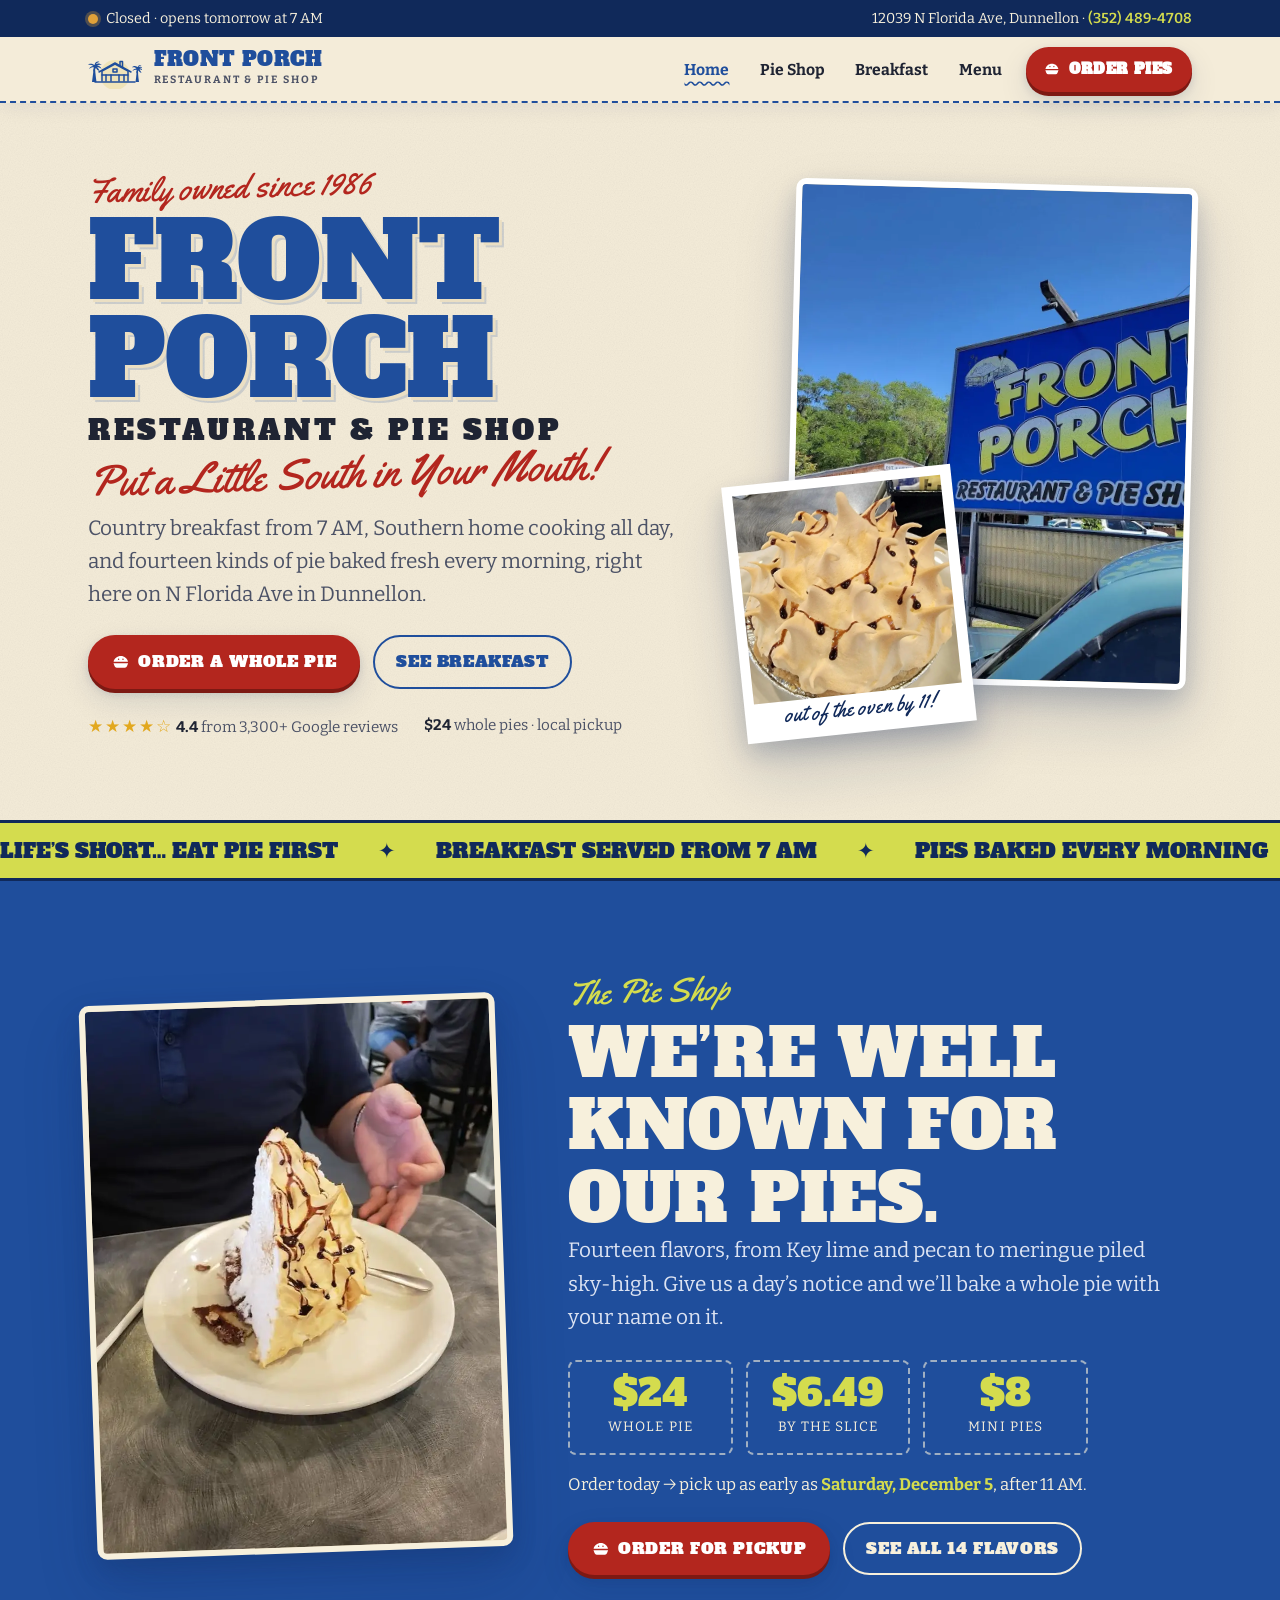
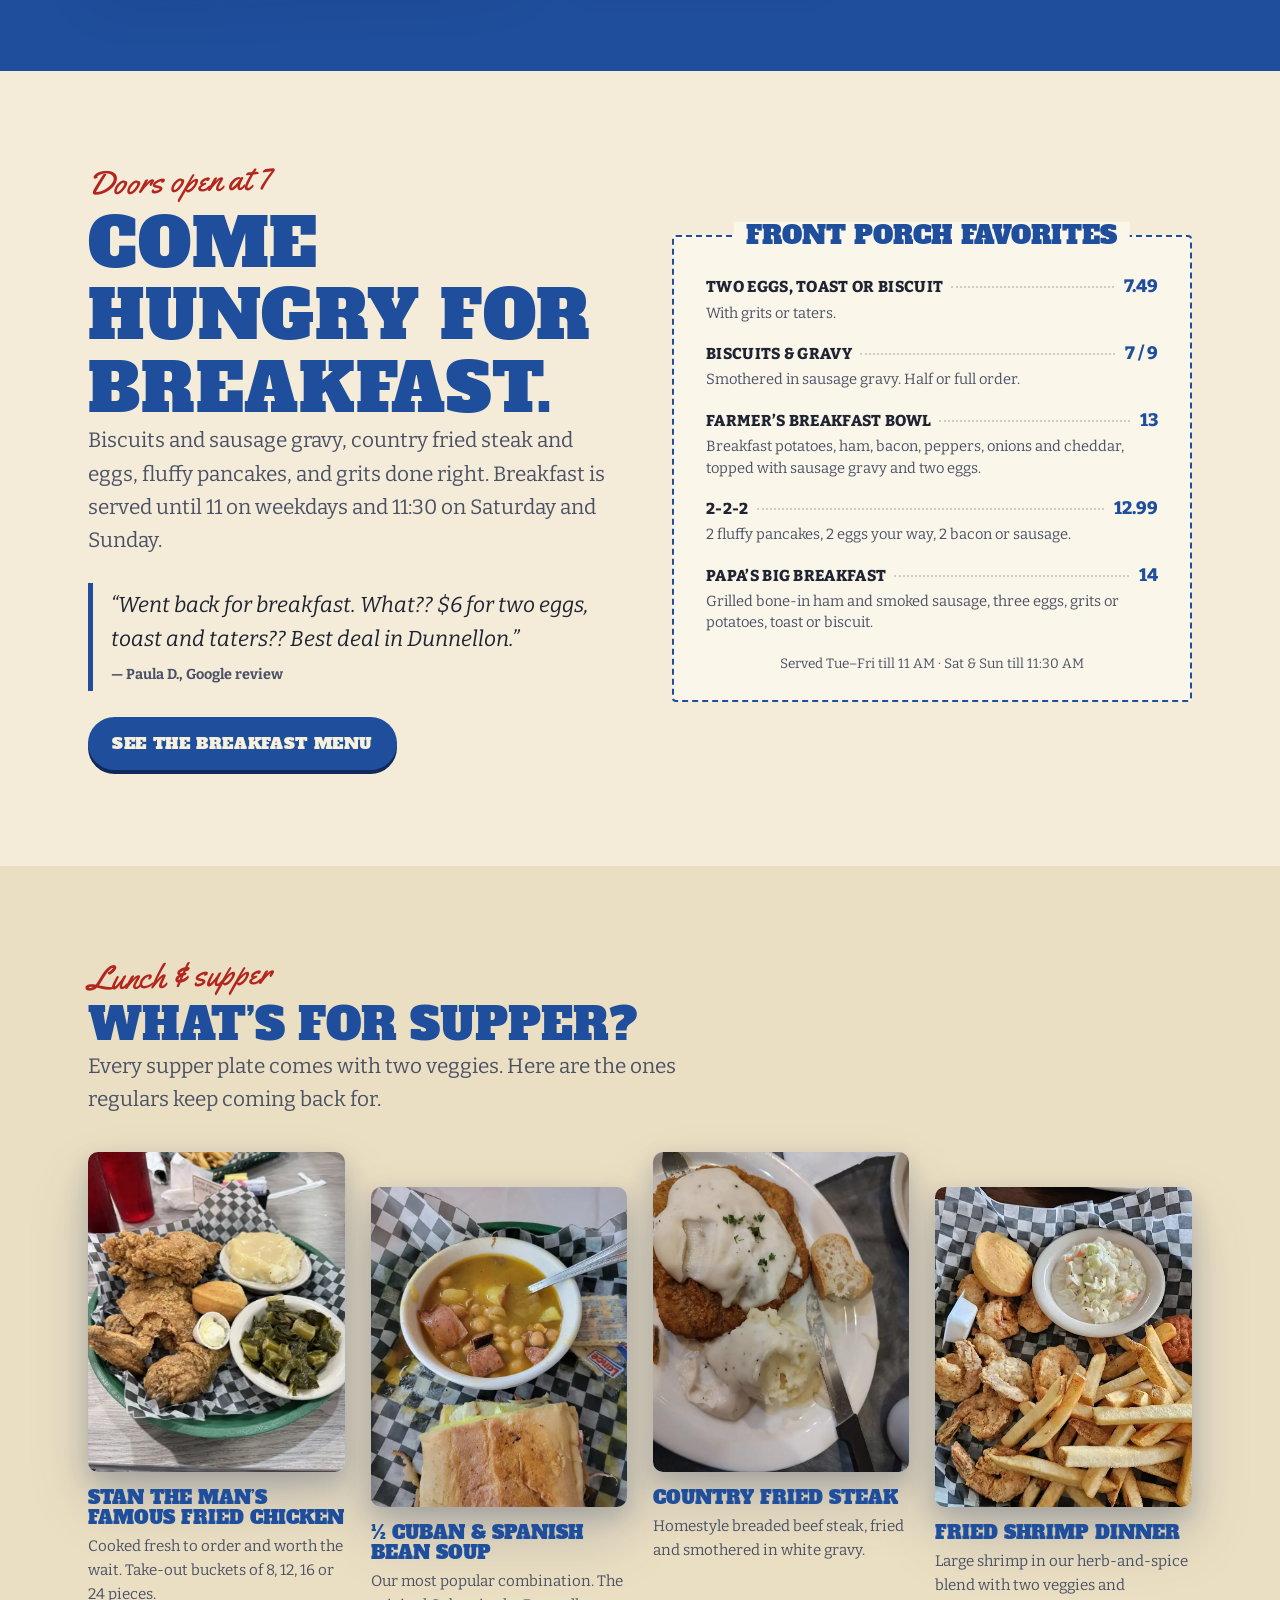
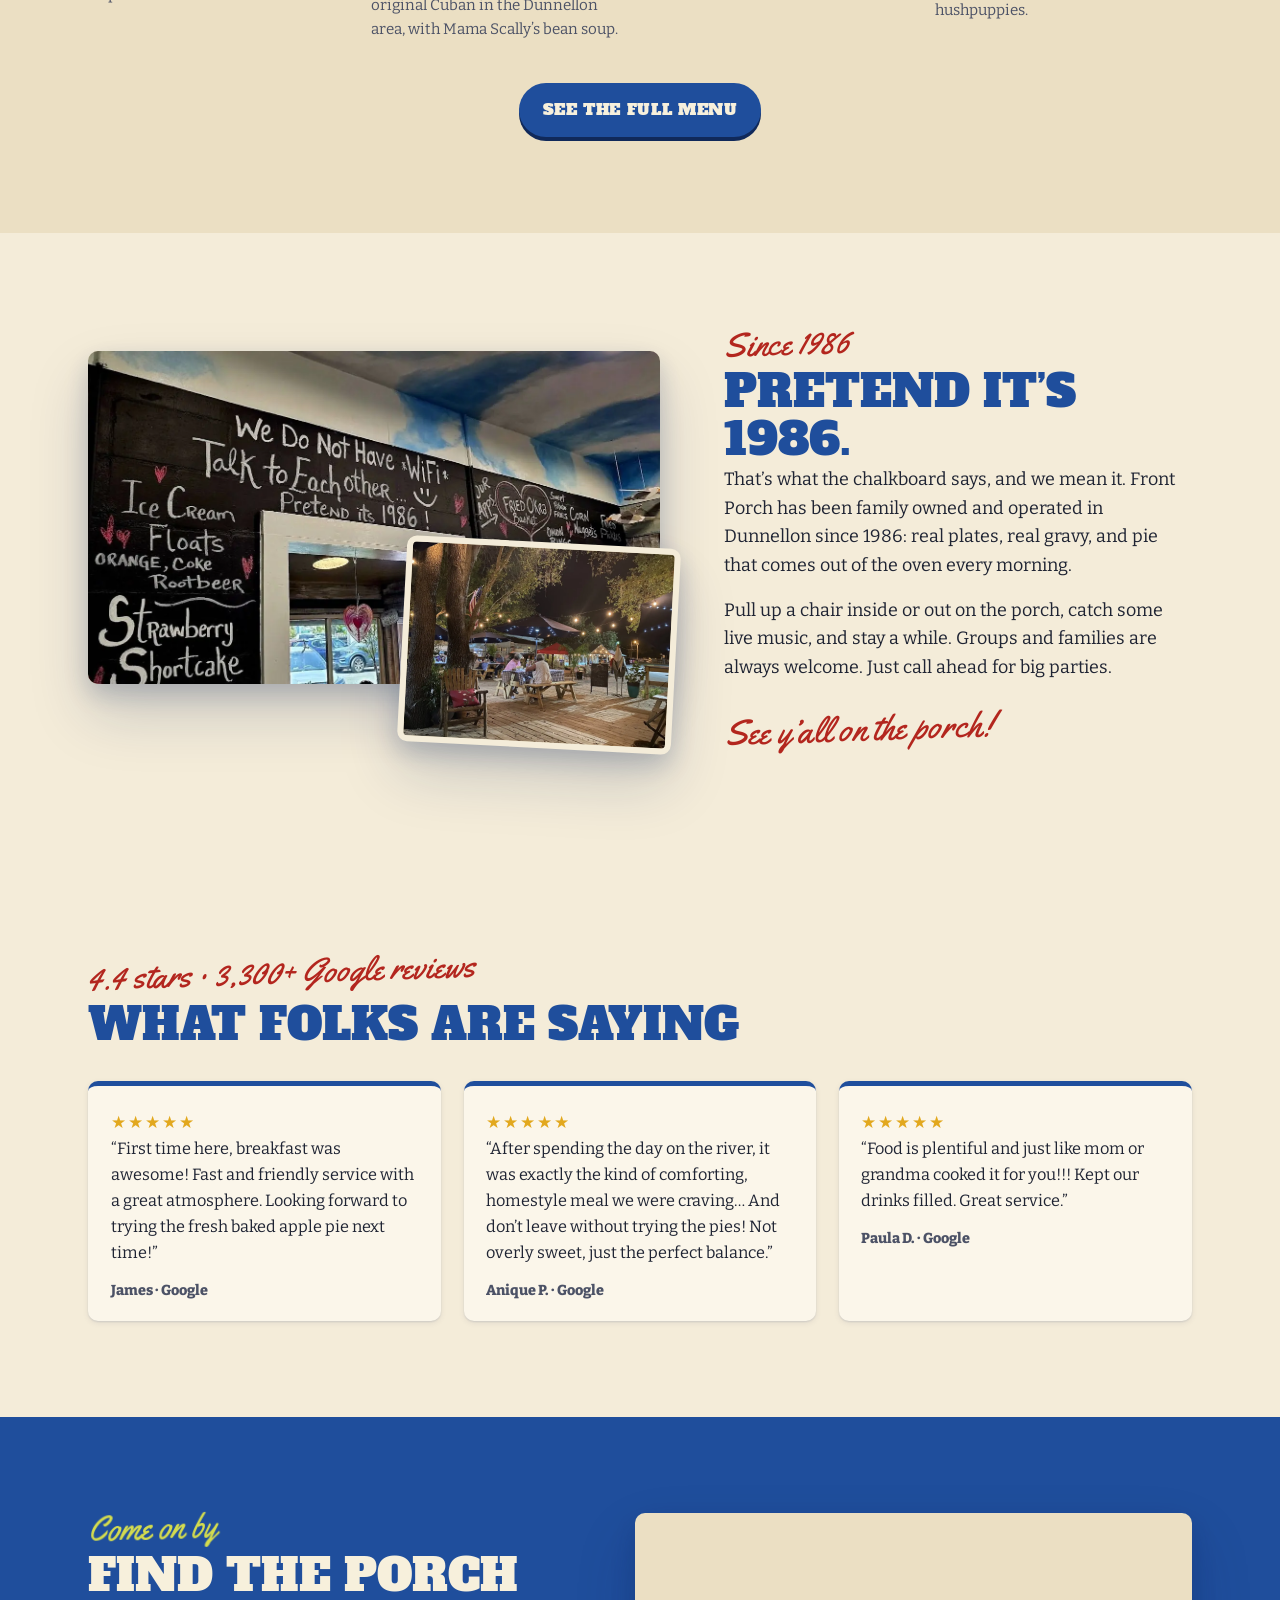
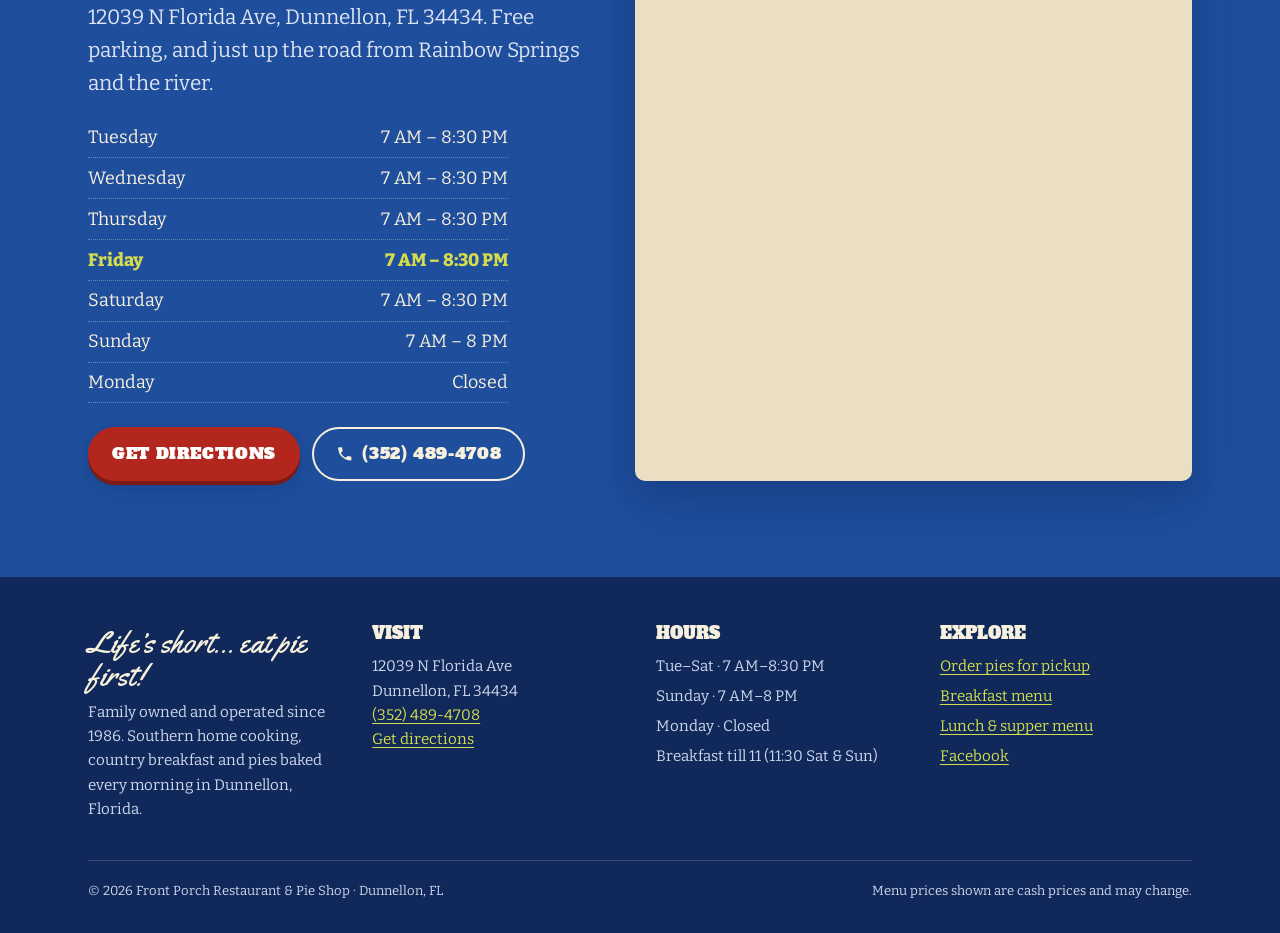
<file: index.html>
<!DOCTYPE html>
<html lang="en">
<head>
<meta charset="UTF-8" />
<meta name="viewport" content="width=device-width, initial-scale=1" />
<title>Front Porch Restaurant &amp; Pie Shop | Breakfast, Southern Cooking &amp; Pies in Dunnellon, FL</title>
<meta name="description" content="Family owned since 1986. Country breakfast from 7 AM, Southern home cooking and 14 homemade pies baked every morning. Order whole pies for local pickup in Dunnellon, FL." />
<meta name="theme-color" content="#1F4E9C" />
<link rel="canonical" href="https://palmettoai.github.io/front-porch-restaurant/" />
<meta property="og:type" content="website" />
<meta property="og:site_name" content="Front Porch Restaurant &amp; Pie Shop" />
<meta property="og:title" content="Front Porch Restaurant & Pie Shop — Dunnellon, FL" />
<meta property="og:description" content="Family owned since 1986. Country breakfast from 7 AM, Southern home cooking and 14 homemade pies baked every morning. Order whole pies for local pickup in Dunnellon, FL." />
<meta property="og:url" content="https://palmettoai.github.io/front-porch-restaurant/" />
<meta property="og:image" content="https://palmettoai.github.io/front-porch-restaurant/assets/og/home.jpg" />
<meta property="og:image:width" content="1200" />
<meta property="og:image:height" content="630" />
<meta property="og:image:alt" content="Front Porch Restaurant & Pie Shop — Dunnellon, FL" />
<meta name="twitter:card" content="summary_large_image" />
<meta name="twitter:title" content="Front Porch Restaurant & Pie Shop — Dunnellon, FL" />
<meta name="twitter:description" content="Family owned since 1986. Country breakfast from 7 AM, Southern home cooking and 14 homemade pies baked every morning. Order whole pies for local pickup in Dunnellon, FL." />
<meta name="twitter:image" content="https://palmettoai.github.io/front-porch-restaurant/assets/og/home.jpg" />
<link rel="preload" as="image" href="assets/img/hero.webp" fetchpriority="high" />
<link rel="preconnect" href="https://fonts.googleapis.com" />
<link rel="preconnect" href="https://fonts.gstatic.com" crossorigin />
<link rel="stylesheet" href="https://fonts.googleapis.com/css2?family=Alfa+Slab+One&amp;family=Bitter:wght@400;700;800&amp;family=Yellowtail&amp;display=swap" />
<link rel="stylesheet" href="assets/site.css?v=7" />
<link rel="icon" href="assets/favicon.svg" type="image/svg+xml" />
<script type="application/ld+json">
{
 "@context": "https://schema.org",
 "@graph": [
  {
   "@type": "Restaurant",
   "@id": "https://palmettoai.github.io/front-porch-restaurant/#restaurant",
   "name": "Front Porch Restaurant & Pie Shop",
   "alternateName": "The Front Porch Restaurant & Pie Shop",
   "image": [
    "https://palmettoai.github.io/front-porch-restaurant/assets/img/hero.webp",
    "https://palmettoai.github.io/front-porch-restaurant/assets/img/pie-meringue.webp"
   ],
   "logo": "https://palmettoai.github.io/front-porch-restaurant/assets/og/home.jpg",
   "url": "https://palmettoai.github.io/front-porch-restaurant/",
   "telephone": "+1-352-489-4708",
   "priceRange": "$10–20",
   "servesCuisine": [
    "American",
    "Southern",
    "Comfort Food",
    "Breakfast",
    "Pie"
   ],
   "description": "Family owned and operated since 1986. Southern home cooking, country breakfast and homemade pies in Dunnellon, Florida.",
   "foundingDate": "1986",
   "address": {
    "@type": "PostalAddress",
    "streetAddress": "12039 N Florida Ave",
    "addressLocality": "Dunnellon",
    "addressRegion": "FL",
    "postalCode": "34434",
    "addressCountry": "US"
   },
   "geo": {
    "@type": "GeoCoordinates",
    "latitude": 29.0205,
    "longitude": -82.4337
   },
   "hasMap": "https://www.google.com/maps/search/?api=1&query=Front+Porch+Restaurant+12039+N+Florida+Ave+Dunnellon+FL+34434",
   "sameAs": [
    "https://www.facebook.com/p/The-Front-Porch-Restaurant-Pie-Shop-100044299162284/"
   ],
   "aggregateRating": {
    "@type": "AggregateRating",
    "ratingValue": "4.4",
    "reviewCount": "3378",
    "bestRating": "5"
   },
   "openingHoursSpecification": [
    {
     "@type": "OpeningHoursSpecification",
     "dayOfWeek": [
      "Tuesday",
      "Wednesday",
      "Thursday",
      "Friday",
      "Saturday"
     ],
     "opens": "07:00",
     "closes": "20:30"
    },
    {
     "@type": "OpeningHoursSpecification",
     "dayOfWeek": "Sunday",
     "opens": "07:00",
     "closes": "20:00"
    }
   ],
   "hasMenu": [
    "https://palmettoai.github.io/front-porch-restaurant/breakfast.html",
    "https://palmettoai.github.io/front-porch-restaurant/menu.html",
    "https://palmettoai.github.io/front-porch-restaurant/pies.html"
   ],
   "acceptsReservations": "True",
   "paymentAccepted": "Cash, Credit Card, Debit Card, Contactless",
   "amenityFeature": [
    {
     "@type": "LocationFeatureSpecification",
     "name": "Outdoor seating",
     "value": true
    },
    {
     "@type": "LocationFeatureSpecification",
     "name": "Live music",
     "value": true
    },
    {
     "@type": "LocationFeatureSpecification",
     "name": "Kids' menu",
     "value": true
    },
    {
     "@type": "LocationFeatureSpecification",
     "name": "Takeout",
     "value": true
    },
    {
     "@type": "LocationFeatureSpecification",
     "name": "Wheelchair accessible",
     "value": true
    },
    {
     "@type": "LocationFeatureSpecification",
     "name": "Free parking",
     "value": true
    }
   ]
  }
 ]
}
</script>
</head>
<body>
<a class="skip" href="#main">Skip to content</a>
<div class="topbar">
  <div class="wrap">
    <span class="status"><span class="dot" aria-hidden="true"></span><span data-status>Tue–Sat 7 AM–8:30 PM · Sun 7 AM–8 PM · Closed Mon</span></span>
    <span>12039 N Florida Ave, Dunnellon · <a href="tel:+13524894708">(352) 489-4708</a></span>
  </div>
</div>
<header class="site-head">
  <div class="wrap">
    <a class="brand" href="index.html" aria-label="Front Porch Restaurant and Pie Shop, home">
      <svg viewBox="0 0 108 80" aria-hidden="true" focusable="false"><circle cx="54" cy="52" r="30" fill="#EFE3B8"/><g fill="none" stroke="#1F4E9C" stroke-width="3" stroke-linecap="round" stroke-linejoin="round"><path d="M14 66h80"/><path d="M28 64V44l26-14 26 14v20"/><path d="M22 46l32-18 32 18"/><path d="M28 52h52"/><path d="M36 52v12M46 52v12M62 52v12M72 52v12"/><path d="M50 40h8v6h-8z"/><path d="M64 33v-8h5v11"/></g><g fill="#1F4E9C"><path d="M8 66c2-14 3-24 4-34l2 0c0 10 1 20 3 34z"/><path d="M13 32c-6-4-11-3-13 0 4-1 8 0 11 2-5 0-8 3-9 6 4-3 7-4 11-3-2 2-3 6-2 9 2-4 3-6 5-8 1 3 4 5 7 6-1-4-3-6-5-8 4 0 7 2 9 4-1-4-5-7-9-7 3-2 7-2 10-1-3-3-8-4-12-2 1-2 4-4 7-4-4-2-8-1-10 6z"/><path d="M95 66c2-12 2-20 3-30h2c0 10 0 18 2 30z"/><path d="M99 36c-5-3-9-2-11 1 3-1 7 0 9 2-4 0-7 2-8 5 3-2 6-3 9-2-1 2-2 5-1 7 1-3 2-5 4-6 1 2 3 4 6 5-1-3-3-5-4-7 3 0 6 1 8 3-1-3-4-5-8-6 3-1 6-1 8 0-3-2-7-3-10-2 1-2 3-3 6-3-3-2-7-1-8 5z"/></g></svg>
      <span><b>Front Porch</b><small>Restaurant &amp; Pie Shop</small></span>
    </a>
    <button class="nav-toggle" aria-expanded="false" aria-controls="site-nav" aria-label="Menu">
      <svg viewBox="0 0 24 24" fill="none" stroke="currentColor" stroke-width="2.4" stroke-linecap="round" aria-hidden="true"><path d="M4 7h16M4 12h16M4 17h16"/></svg>
    </button>
    <nav id="site-nav" class="nav" aria-label="Main">
    <a href="index.html" aria-current="page">Home</a>
    <a href="pies.html">Pie Shop</a>
    <a href="breakfast.html">Breakfast</a>
    <a href="menu.html">Menu</a>
    <a class="btn btn-pie" href="pies.html#order"><svg viewBox="0 0 24 24" fill="currentColor" aria-hidden="true"><path d="M2 14h20l-1.6 4.2A3 3 0 0 1 17.6 20H6.4a3 3 0 0 1-2.8-1.8zM12 4c4.9 0 9 3.3 9.8 8H2.2C3 7.3 7.1 4 12 4zm-3 3.5a1 1 0 1 0 0 2 1 1 0 0 0 0-2zm6 0a1 1 0 1 0 0 2 1 1 0 0 0 0-2z"/></svg>Order Pies</a>
    </nav>
  </div>
</header>
<main id="main">

  <!-- HERO -->
  <section class="hero">
    <div class="wrap hero-grid">
      <div class="hero-copy">
        <span class="eyebrow">Family owned since 1986</span>
        <h1 class="hero-title"><span>Front Porch</span><small>Restaurant &amp; Pie Shop</small></h1>
        <p class="hero-script script">Put a Little South in Your Mouth!</p>
        <p class="lede">Country breakfast from 7 AM, Southern home cooking all day, and fourteen kinds of pie baked fresh every morning, right here on N Florida Ave in Dunnellon.</p>
        <div class="hero-cta">
          <a class="btn btn-pie" href="pies.html#order"><svg viewBox="0 0 24 24" fill="currentColor" aria-hidden="true"><path d="M2 14h20l-1.6 4.2A3 3 0 0 1 17.6 20H6.4a3 3 0 0 1-2.8-1.8zM12 4c4.9 0 9 3.3 9.8 8H2.2C3 7.3 7.1 4 12 4zm-3 3.5a1 1 0 1 0 0 2 1 1 0 0 0 0-2zm6 0a1 1 0 1 0 0 2 1 1 0 0 0 0-2z"/></svg>Order a Whole Pie</a>
          <a class="btn btn-ghost" href="breakfast.html">See Breakfast</a>
        </div>
        <ul class="hero-facts">
          <li><span class="stars" aria-hidden="true">★★★★☆</span> <b>4.4</b> from 3,300+ Google reviews</li>
          <li><b>$24</b> whole pies · local pickup</li>
        </ul>
      </div>
      <div class="hero-art">
        <div class="photo hero-photo"><img src="assets/img/hero.webp" width="900" height="1200" alt="The blue Front Porch Restaurant &amp; Pie Shop road sign on N Florida Ave in Dunnellon" fetchpriority="high" /></div>
        <figure class="polaroid hero-pola">
          <img src="assets/img/pie-meringue.webp" width="1069" height="1100" alt="A mile-high meringue pie drizzled with chocolate" loading="lazy" />
          <figcaption>out of the oven by 11!</figcaption>
        </figure>
      </div>
    </div>
  </section>

  <div class="band" aria-hidden="true">
    <div class="band-track">
      <span>Life’s short… eat pie first</span><span>Breakfast served from 7 AM</span><span>Pies baked every morning</span><span>Family owned since 1986</span><span>Whole pies $24</span>
      <span>Life’s short… eat pie first</span><span>Breakfast served from 7 AM</span><span>Pies baked every morning</span><span>Family owned since 1986</span><span>Whole pies $24</span>
    </div>
  </div>

  <!-- PIE SHOP -->
  <section class="section on-blue pie-feature" aria-labelledby="pies-h">
    <div class="wrap pf-grid">
      <div class="pf-photo reveal">
        <div class="photo"><img src="assets/img/pie.webp" width="712" height="950" alt="A towering slice of Front Porch meringue pie drizzled with chocolate" loading="lazy" /></div>
      </div>
      <div class="pf-copy reveal">
        <span class="eyebrow">The Pie Shop</span>
        <h2 id="pies-h" class="h-display">We’re well known for our pies.</h2>
        <p class="lede">Fourteen flavors, from Key lime and pecan to meringue piled sky-high. Give us a day’s notice and we’ll bake a whole pie with your name on it.</p>
        <ul class="price-trio">
          <li><b>$24</b><span>Whole pie</span></li>
          <li><b>$6.49</b><span>By the slice</span></li>
          <li><b>$8</b><span>Mini pies</span></li>
        </ul>
        <p class="pickup-line">Order today → pick up as early as <strong data-pickup>tomorrow</strong>, after 11 AM.</p>
        <div class="hero-cta">
          <a class="btn btn-pie" href="pies.html#order"><svg viewBox="0 0 24 24" fill="currentColor" aria-hidden="true"><path d="M2 14h20l-1.6 4.2A3 3 0 0 1 17.6 20H6.4a3 3 0 0 1-2.8-1.8zM12 4c4.9 0 9 3.3 9.8 8H2.2C3 7.3 7.1 4 12 4zm-3 3.5a1 1 0 1 0 0 2 1 1 0 0 0 0-2zm6 0a1 1 0 1 0 0 2 1 1 0 0 0 0-2z"/></svg>Order for Pickup</a>
          <a class="btn btn-ghost" href="pies.html#flavors">See all 14 flavors</a>
        </div>
      </div>
    </div>
  </section>

  <!-- BREAKFAST -->
  <section class="section breakfast-feature" aria-labelledby="bk-h">
    <div class="wrap bf-grid">
      <div class="bf-copy reveal">
        <span class="eyebrow">Doors open at 7</span>
        <h2 id="bk-h" class="h-display">Come hungry for breakfast.</h2>
        <p class="lede">Biscuits and sausage gravy, country fried steak and eggs, fluffy pancakes, and grits done right. Breakfast is served until 11 on weekdays and 11:30 on Saturday and Sunday.</p>
        <blockquote class="pull">
          <p>“Went back for breakfast. What?? $6 for two eggs, toast and taters?? Best deal in Dunnellon.”</p>
          <footer>— Paula D., Google review</footer>
        </blockquote>
        <a class="btn btn-blue" href="breakfast.html">See the Breakfast Menu</a>
      </div>
      <div class="menu-box bf-board reveal">
        <h3 class="box-title">Front Porch Favorites</h3>
        <ul class="items">
          <li class="item"><span class="name">Two Eggs, Toast or Biscuit</span><span class="price">7.49</span><span class="desc">With grits or taters.</span></li>
          <li class="item"><span class="name">Biscuits &amp; Gravy</span><span class="price">7 / 9</span><span class="desc">Smothered in sausage gravy. Half or full order.</span></li>
          <li class="item"><span class="name">Farmer’s Breakfast Bowl</span><span class="price">13</span><span class="desc">Breakfast potatoes, ham, bacon, peppers, onions and cheddar, topped with sausage gravy and two eggs.</span></li>
          <li class="item"><span class="name">2-2-2</span><span class="price">12.99</span><span class="desc">2 fluffy pancakes, 2 eggs your way, 2 bacon or sausage.</span></li>
          <li class="item"><span class="name">Papa’s Big Breakfast</span><span class="price">14</span><span class="desc">Grilled bone-in ham and smoked sausage, three eggs, grits or potatoes, toast or biscuit.</span></li>
        </ul>
        <p class="fine box-foot">Served Tue–Fri till 11 AM · Sat &amp; Sun till 11:30 AM</p>
      </div>
    </div>
  </section>

  <!-- FAVORITES -->
  <section class="section favorites" aria-labelledby="fav-h">
    <div class="wrap">
      <div class="fav-head reveal">
        <span class="eyebrow">Lunch &amp; supper</span>
        <h2 id="fav-h" class="h-section">What’s for supper?</h2>
        <p class="lede">Every supper plate comes with two veggies. Here are the ones regulars keep coming back for.</p>
      </div>
      <ul class="fav-grid">
        <li class="fav reveal">
          <div class="photo"><img src="assets/img/plate.webp" width="712" height="950" alt="Stan the Man's fried chicken with collard greens, mashed potatoes and cornbread" loading="lazy" /></div>
          <h3>Stan the Man’s Famous Fried Chicken</h3>
          <p>Cooked fresh to order and worth the wait. Take-out buckets of 8, 12, 16 or 24 pieces.</p>
        </li>
        <li class="fav reveal">
          <div class="photo"><img src="assets/img/cuban-soup.webp" width="750" height="1000" alt="Half Cuban sandwich with a bowl of Spanish bean soup" loading="lazy" /></div>
          <h3>½ Cuban &amp; Spanish Bean Soup</h3>
          <p>Our most popular combination. The original Cuban in the Dunnellon area, with Mama Scally’s bean soup.</p>
        </li>
        <li class="fav reveal">
          <div class="photo"><img src="assets/img/country-fried-steak.webp" width="750" height="1000" alt="Country fried steak smothered in white gravy with mashed potatoes" loading="lazy" /></div>
          <h3>Country Fried Steak</h3>
          <p>Homestyle breaded beef steak, fried and smothered in white gravy.</p>
        </li>
        <li class="fav reveal">
          <div class="photo"><img src="assets/img/shrimp.webp" width="640" height="640" alt="Fried shrimp basket with fries, coleslaw and hushpuppies" loading="lazy" /></div>
          <h3>Fried Shrimp Dinner</h3>
          <p>Large shrimp in our herb-and-spice blend with two veggies and hushpuppies.</p>
        </li>
      </ul>
      <p class="center-cta"><a class="btn btn-blue" href="menu.html">See the Full Menu</a></p>
    </div>
  </section>

  <!-- STORY -->
  <section class="section story" aria-labelledby="story-h">
    <div class="wrap story-grid">
      <div class="story-photos reveal">
        <div class="photo s1"><img src="assets/img/chalkboard.webp" width="1200" height="695" alt="Chalkboard inside the restaurant: We do not have WiFi. Talk to each other. Pretend it's 1986." loading="lazy" /></div>
        <div class="photo s2"><img src="assets/img/porch-night.webp" width="1400" height="1050" alt="The outdoor porch at night under string lights" loading="lazy" /></div>
      </div>
      <div class="story-copy reveal">
        <span class="eyebrow">Since 1986</span>
        <h2 id="story-h" class="h-section">Pretend it’s 1986.</h2>
        <p>That’s what the chalkboard says, and we mean it. Front Porch has been family owned and operated in Dunnellon since 1986: real plates, real gravy, and pie that comes out of the oven every morning.</p>
        <p>Pull up a chair inside or out on the porch, catch some live music, and stay a while. Groups and families are always welcome. Just call ahead for big parties.</p>
        <p class="script story-sign">See y’all on the porch!</p>
      </div>
    </div>
  </section>

  <!-- REVIEWS -->
  <section class="section reviews" aria-labelledby="rev-h">
    <div class="wrap">
      <span class="eyebrow">4.4 stars · 3,300+ Google reviews</span>
      <h2 id="rev-h" class="h-section">What folks are saying</h2>
      <div class="quotes">
        <blockquote class="quote reveal">
          <div class="stars" aria-label="5 out of 5 stars">★★★★★</div>
          <p>“First time here, breakfast was awesome! Fast and friendly service with a great atmosphere. Looking forward to trying the fresh baked apple pie next time!”</p>
          <footer>James · Google</footer>
        </blockquote>
        <blockquote class="quote reveal">
          <div class="stars" aria-label="5 out of 5 stars">★★★★★</div>
          <p>“After spending the day on the river, it was exactly the kind of comforting, homestyle meal we were craving… And don’t leave without trying the pies! Not overly sweet, just the perfect balance.”</p>
          <footer>Anique P. · Google</footer>
        </blockquote>
        <blockquote class="quote reveal">
          <div class="stars" aria-label="5 out of 5 stars">★★★★★</div>
          <p>“Food is plentiful and just like mom or grandma cooked it for you!!! Kept our drinks filled. Great service.”</p>
          <footer>Paula D. · Google</footer>
        </blockquote>
      </div>
    </div>
  </section>

  <!-- VISIT -->
  <section class="section on-blue visit" id="visit" aria-labelledby="visit-h">
    <div class="wrap visit-grid">
      <div>
        <span class="eyebrow">Come on by</span>
        <h2 id="visit-h" class="h-section">Find the porch</h2>
        <p class="lede">12039 N Florida Ave, Dunnellon, FL 34434. Free parking, and just up the road from Rainbow Springs and the river.</p>
        <ul class="hours">
          <li data-day="2"><span>Tuesday</span><span>7 AM – 8:30 PM</span></li>
          <li data-day="3"><span>Wednesday</span><span>7 AM – 8:30 PM</span></li>
          <li data-day="4"><span>Thursday</span><span>7 AM – 8:30 PM</span></li>
          <li data-day="5"><span>Friday</span><span>7 AM – 8:30 PM</span></li>
          <li data-day="6"><span>Saturday</span><span>7 AM – 8:30 PM</span></li>
          <li data-day="0"><span>Sunday</span><span>7 AM – 8 PM</span></li>
          <li data-day="1"><span>Monday</span><span>Closed</span></li>
        </ul>
        <div class="hero-cta">
          <a class="btn btn-pie" href="https://www.google.com/maps/dir/?api=1&amp;destination=Front+Porch+Restaurant+12039+N+Florida+Ave+Dunnellon+FL+34434">Get Directions</a>
          <a class="btn btn-ghost" href="tel:+13524894708"><svg viewBox="0 0 24 24" fill="currentColor" aria-hidden="true"><path d="M6.6 10.8a15.1 15.1 0 0 0 6.6 6.6l2.2-2.2a1 1 0 0 1 1-.25 11.4 11.4 0 0 0 3.6.57 1 1 0 0 1 1 1V20a1 1 0 0 1-1 1A17 17 0 0 1 3 4a1 1 0 0 1 1-1h3.5a1 1 0 0 1 1 1c0 1.25.2 2.45.57 3.57a1 1 0 0 1-.25 1z"/></svg>(352) 489-4708</a>
        </div>
      </div>
      <iframe class="map" title="Map to Front Porch Restaurant &amp; Pie Shop, 12039 N Florida Ave, Dunnellon" loading="lazy" referrerpolicy="no-referrer-when-downgrade" src="https://www.google.com/maps?q=Front+Porch+Restaurant+%26+Pie+Shop,+12039+N+Florida+Ave,+Dunnellon,+FL+34434&amp;output=embed"></iframe>
    </div>
  </section>
</main>
<footer class="site-foot">
  <div class="wrap">
    <div class="foot-grid">
      <div>
        <p class="foot-tag">Life’s short… eat pie first!</p>
        <p>Family owned and operated since 1986. Southern home cooking, country breakfast and pies baked every morning in Dunnellon, Florida.</p>
      </div>
      <div>
        <h2>Visit</h2>
        <p>12039 N Florida Ave<br />Dunnellon, FL 34434</p>
        <p><a href="tel:+13524894708">(352) 489-4708</a></p>
        <p><a href="https://www.google.com/maps/dir/?api=1&amp;destination=Front+Porch+Restaurant+12039+N+Florida+Ave+Dunnellon+FL+34434">Get directions</a></p>
      </div>
      <div>
        <h2>Hours</h2>
        <ul>
          <li>Tue–Sat · 7 AM–8:30 PM</li>
          <li>Sunday · 7 AM–8 PM</li>
          <li>Monday · Closed</li>
          <li>Breakfast till 11 (11:30 Sat &amp; Sun)</li>
        </ul>
      </div>
      <div>
        <h2>Explore</h2>
        <ul>
          <li><a href="pies.html">Order pies for pickup</a></li>
          <li><a href="breakfast.html">Breakfast menu</a></li>
          <li><a href="menu.html">Lunch &amp; supper menu</a></li>
          <li><a href="https://www.facebook.com/p/The-Front-Porch-Restaurant-Pie-Shop-100044299162284/" rel="noopener">Facebook</a></li>
        </ul>
      </div>
    </div>
    <div class="foot-bottom">
      <span>© <span id="year">2026</span> Front Porch Restaurant &amp; Pie Shop · Dunnellon, FL</span>
      <span>Menu prices shown are cash prices and may change.</span>
    </div>
  </div>
</footer>
<div class="mobile-bar" aria-label="Quick actions">
  <a class="btn btn-blue" href="tel:+13524894708"><svg viewBox="0 0 24 24" fill="currentColor" aria-hidden="true"><path d="M6.6 10.8a15.1 15.1 0 0 0 6.6 6.6l2.2-2.2a1 1 0 0 1 1-.25 11.4 11.4 0 0 0 3.6.57 1 1 0 0 1 1 1V20a1 1 0 0 1-1 1A17 17 0 0 1 3 4a1 1 0 0 1 1-1h3.5a1 1 0 0 1 1 1c0 1.25.2 2.45.57 3.57a1 1 0 0 1-.25 1z"/></svg>Call</a>
  <a class="btn btn-pie" href="pies.html#order"><svg viewBox="0 0 24 24" fill="currentColor" aria-hidden="true"><path d="M2 14h20l-1.6 4.2A3 3 0 0 1 17.6 20H6.4a3 3 0 0 1-2.8-1.8zM12 4c4.9 0 9 3.3 9.8 8H2.2C3 7.3 7.1 4 12 4zm-3 3.5a1 1 0 1 0 0 2 1 1 0 0 0 0-2zm6 0a1 1 0 1 0 0 2 1 1 0 0 0 0-2z"/></svg>Order Pies</a>
</div>
<script src="assets/site.js?v=7" defer></script>
</body>
</html>
</file>
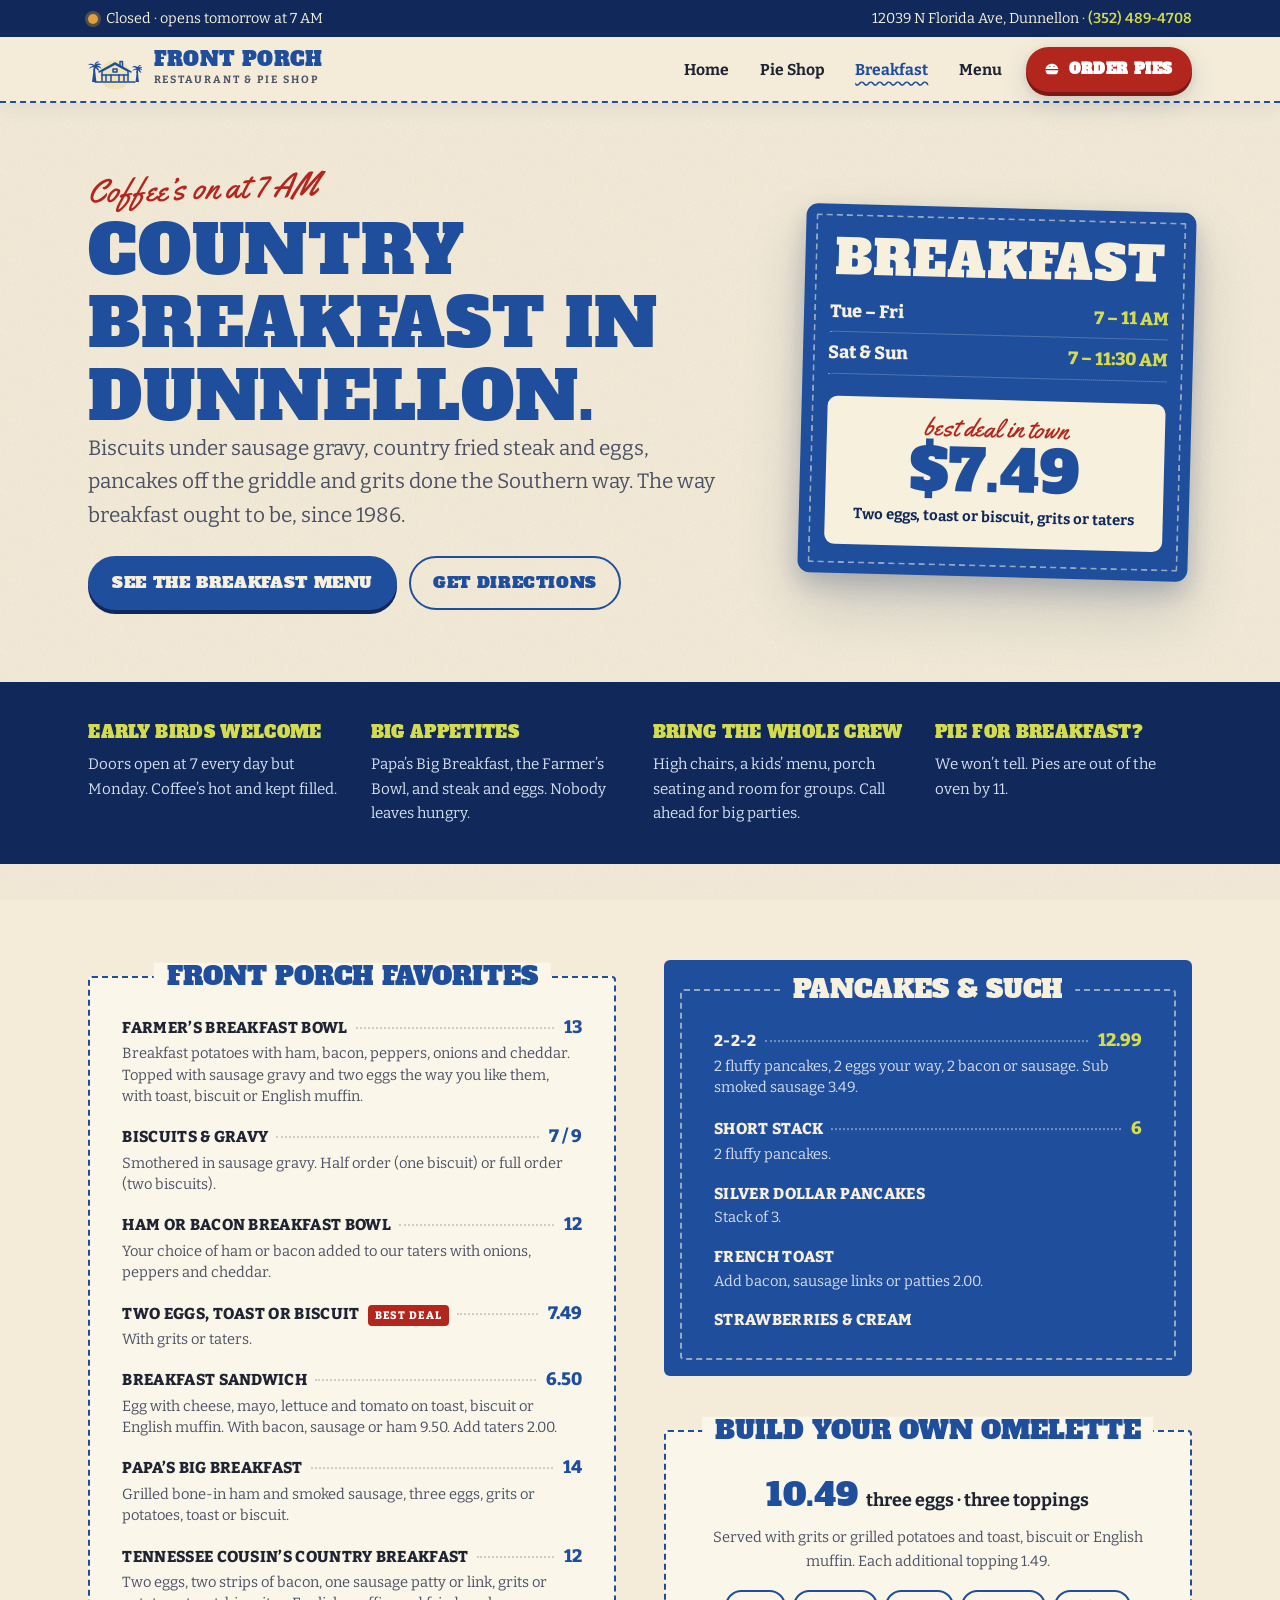
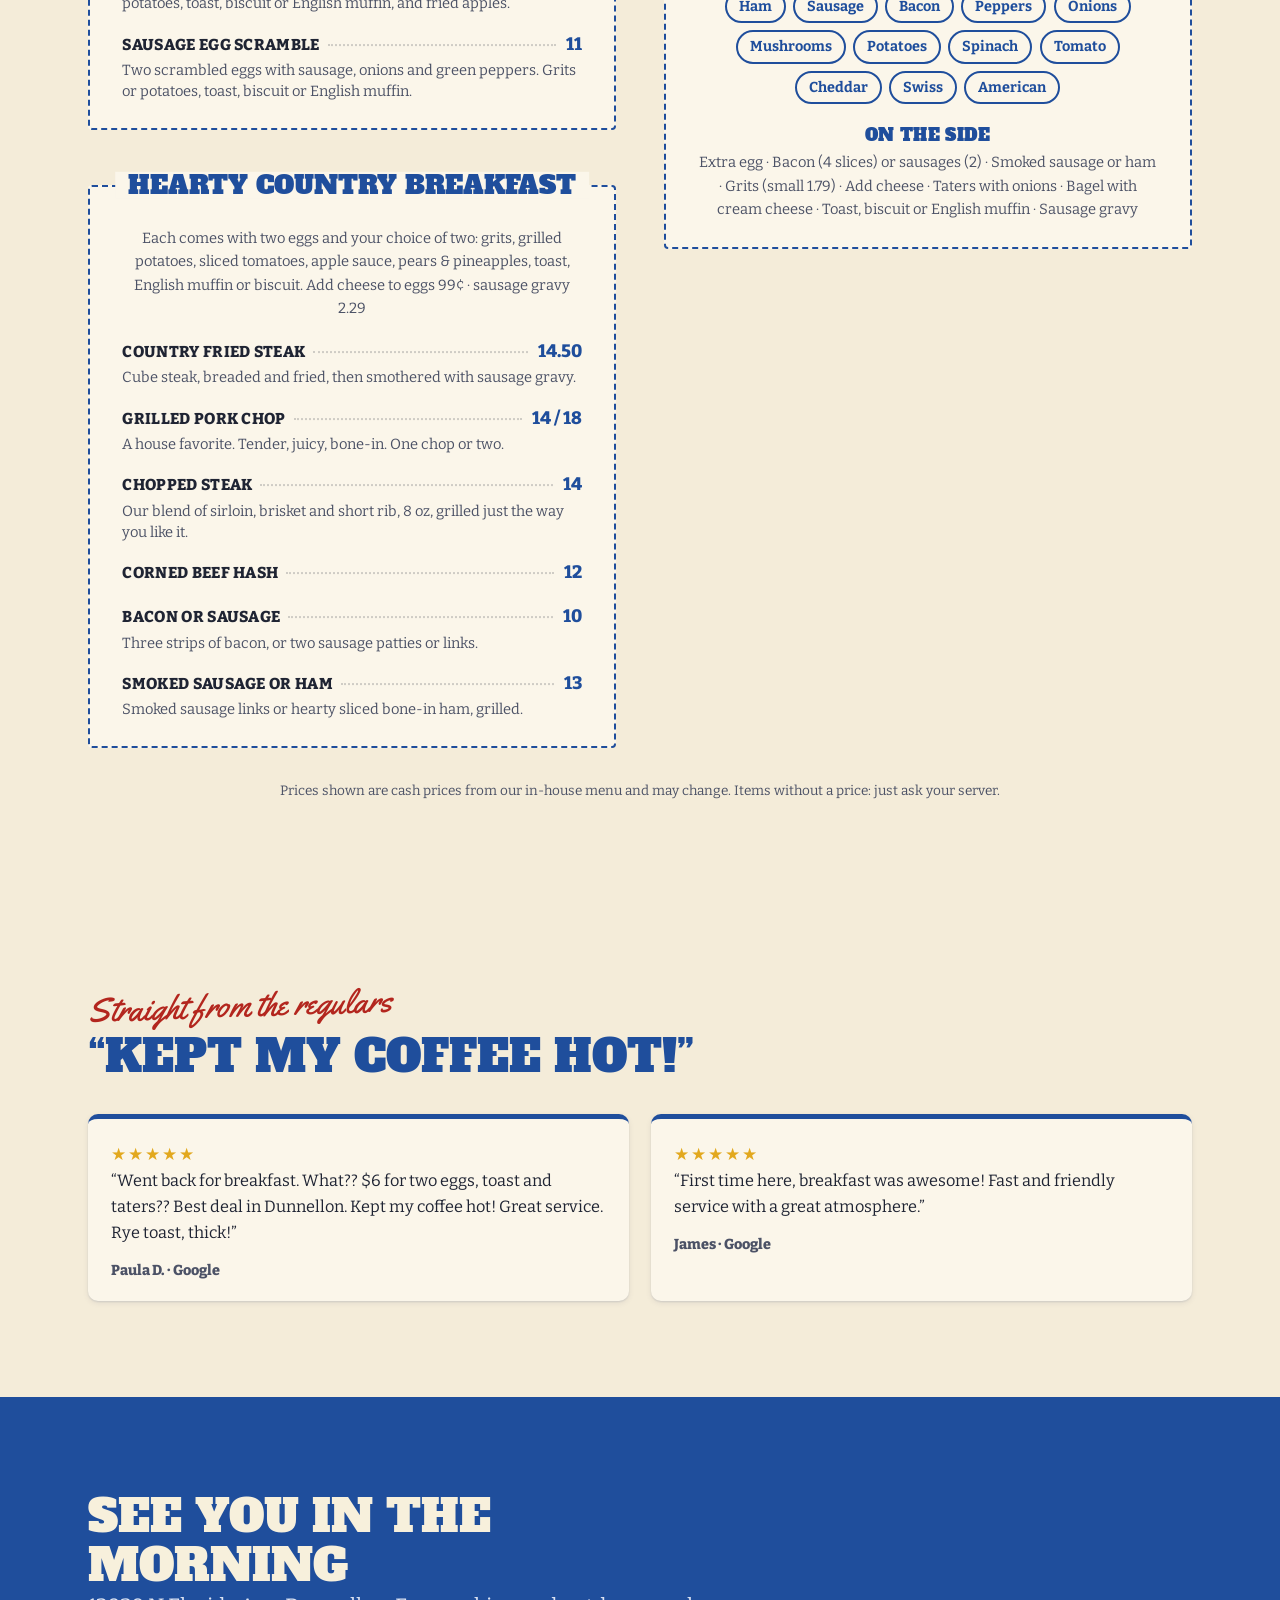
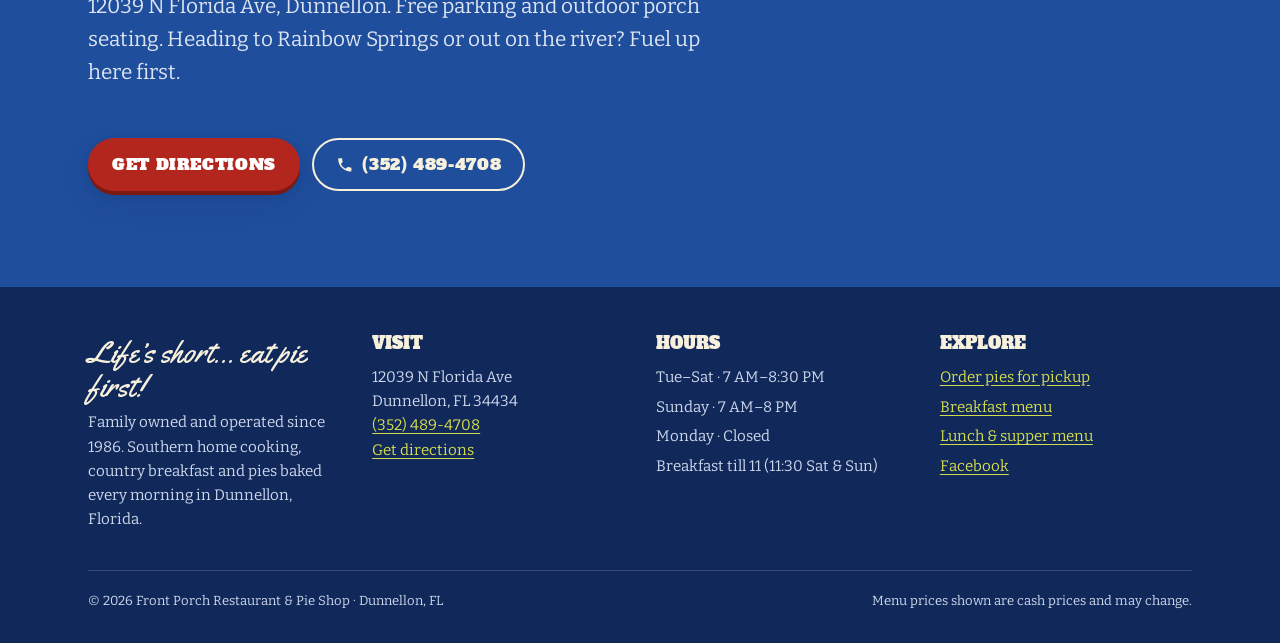
<file: breakfast.html>
<!DOCTYPE html>
<html lang="en">
<head>
<meta charset="UTF-8" />
<meta name="viewport" content="width=device-width, initial-scale=1" />
<title>Breakfast in Dunnellon, FL | Country Breakfast from 7 AM at Front Porch</title>
<meta name="description" content="Southern country breakfast in Dunnellon, FL from 7 AM. Biscuits and gravy, country fried steak and eggs, pancakes, omelettes. Two eggs with toast and grits $7.49. Served till 11, 11:30 weekends." />
<meta name="theme-color" content="#1F4E9C" />
<link rel="canonical" href="https://palmettoai.github.io/front-porch-restaurant/breakfast.html" />
<meta property="og:type" content="website" />
<meta property="og:site_name" content="Front Porch Restaurant &amp; Pie Shop" />
<meta property="og:title" content="Country Breakfast in Dunnellon — Front Porch Restaurant" />
<meta property="og:description" content="Southern country breakfast in Dunnellon, FL from 7 AM. Biscuits and gravy, country fried steak and eggs, pancakes, omelettes. Two eggs with toast and grits $7.49. Served till 11, 11:30 weekends." />
<meta property="og:url" content="https://palmettoai.github.io/front-porch-restaurant/breakfast.html" />
<meta property="og:image" content="https://palmettoai.github.io/front-porch-restaurant/assets/og/breakfast.jpg" />
<meta property="og:image:width" content="1200" />
<meta property="og:image:height" content="630" />
<meta property="og:image:alt" content="Country Breakfast in Dunnellon — Front Porch Restaurant" />
<meta name="twitter:card" content="summary_large_image" />
<meta name="twitter:title" content="Country Breakfast in Dunnellon — Front Porch Restaurant" />
<meta name="twitter:description" content="Southern country breakfast in Dunnellon, FL from 7 AM. Biscuits and gravy, country fried steak and eggs, pancakes, omelettes. Two eggs with toast and grits $7.49. Served till 11, 11:30 weekends." />
<meta name="twitter:image" content="https://palmettoai.github.io/front-porch-restaurant/assets/og/breakfast.jpg" />
<link rel="preconnect" href="https://fonts.googleapis.com" />
<link rel="preconnect" href="https://fonts.gstatic.com" crossorigin />
<link rel="stylesheet" href="https://fonts.googleapis.com/css2?family=Alfa+Slab+One&amp;family=Bitter:wght@400;700;800&amp;family=Yellowtail&amp;display=swap" />
<link rel="stylesheet" href="assets/site.css?v=7" />
<link rel="icon" href="assets/favicon.svg" type="image/svg+xml" />
<script type="application/ld+json">
{
 "@context": "https://schema.org",
 "@graph": [
  {
   "@type": "Restaurant",
   "@id": "https://palmettoai.github.io/front-porch-restaurant/#restaurant",
   "name": "Front Porch Restaurant & Pie Shop",
   "alternateName": "The Front Porch Restaurant & Pie Shop",
   "image": [
    "https://palmettoai.github.io/front-porch-restaurant/assets/img/hero.webp",
    "https://palmettoai.github.io/front-porch-restaurant/assets/img/pie-meringue.webp"
   ],
   "logo": "https://palmettoai.github.io/front-porch-restaurant/assets/og/home.jpg",
   "url": "https://palmettoai.github.io/front-porch-restaurant/",
   "telephone": "+1-352-489-4708",
   "priceRange": "$10–20",
   "servesCuisine": [
    "American",
    "Southern",
    "Comfort Food",
    "Breakfast",
    "Pie"
   ],
   "description": "Family owned and operated since 1986. Southern home cooking, country breakfast and homemade pies in Dunnellon, Florida.",
   "foundingDate": "1986",
   "address": {
    "@type": "PostalAddress",
    "streetAddress": "12039 N Florida Ave",
    "addressLocality": "Dunnellon",
    "addressRegion": "FL",
    "postalCode": "34434",
    "addressCountry": "US"
   },
   "geo": {
    "@type": "GeoCoordinates",
    "latitude": 29.0205,
    "longitude": -82.4337
   },
   "hasMap": "https://www.google.com/maps/search/?api=1&query=Front+Porch+Restaurant+12039+N+Florida+Ave+Dunnellon+FL+34434",
   "sameAs": [
    "https://www.facebook.com/p/The-Front-Porch-Restaurant-Pie-Shop-100044299162284/"
   ],
   "aggregateRating": {
    "@type": "AggregateRating",
    "ratingValue": "4.4",
    "reviewCount": "3378",
    "bestRating": "5"
   },
   "openingHoursSpecification": [
    {
     "@type": "OpeningHoursSpecification",
     "dayOfWeek": [
      "Tuesday",
      "Wednesday",
      "Thursday",
      "Friday",
      "Saturday"
     ],
     "opens": "07:00",
     "closes": "20:30"
    },
    {
     "@type": "OpeningHoursSpecification",
     "dayOfWeek": "Sunday",
     "opens": "07:00",
     "closes": "20:00"
    }
   ],
   "hasMenu": [
    "https://palmettoai.github.io/front-porch-restaurant/breakfast.html",
    "https://palmettoai.github.io/front-porch-restaurant/menu.html",
    "https://palmettoai.github.io/front-porch-restaurant/pies.html"
   ],
   "acceptsReservations": "True",
   "paymentAccepted": "Cash, Credit Card, Debit Card, Contactless",
   "amenityFeature": [
    {
     "@type": "LocationFeatureSpecification",
     "name": "Outdoor seating",
     "value": true
    },
    {
     "@type": "LocationFeatureSpecification",
     "name": "Live music",
     "value": true
    },
    {
     "@type": "LocationFeatureSpecification",
     "name": "Kids' menu",
     "value": true
    },
    {
     "@type": "LocationFeatureSpecification",
     "name": "Takeout",
     "value": true
    },
    {
     "@type": "LocationFeatureSpecification",
     "name": "Wheelchair accessible",
     "value": true
    },
    {
     "@type": "LocationFeatureSpecification",
     "name": "Free parking",
     "value": true
    }
   ]
  },
  {
   "@type": "Menu",
   "name": "Breakfast Menu",
   "url": "https://palmettoai.github.io/front-porch-restaurant/breakfast.html",
   "description": "Served from 7 AM until 11 AM Tuesday–Friday and until 11:30 AM Saturday and Sunday.",
   "hasMenuSection": [
    {
     "@type": "MenuSection",
     "name": "Front Porch Favorites",
     "hasMenuItem": [
      {
       "@type": "MenuItem",
       "name": "Farmer's Breakfast Bowl",
       "offers": {
        "@type": "Offer",
        "price": "13.00",
        "priceCurrency": "USD"
       }
      },
      {
       "@type": "MenuItem",
       "name": "Biscuits and Gravy (full order)",
       "offers": {
        "@type": "Offer",
        "price": "9.00",
        "priceCurrency": "USD"
       }
      },
      {
       "@type": "MenuItem",
       "name": "Two Eggs, Toast or Biscuit with Grits or Taters",
       "offers": {
        "@type": "Offer",
        "price": "7.49",
        "priceCurrency": "USD"
       }
      },
      {
       "@type": "MenuItem",
       "name": "Papa's Big Breakfast",
       "offers": {
        "@type": "Offer",
        "price": "14.00",
        "priceCurrency": "USD"
       }
      },
      {
       "@type": "MenuItem",
       "name": "Tennessee Cousin's Country Breakfast",
       "offers": {
        "@type": "Offer",
        "price": "12.00",
        "priceCurrency": "USD"
       }
      }
     ]
    },
    {
     "@type": "MenuSection",
     "name": "Pancakes & Such",
     "hasMenuItem": [
      {
       "@type": "MenuItem",
       "name": "2-2-2",
       "offers": {
        "@type": "Offer",
        "price": "12.99",
        "priceCurrency": "USD"
       }
      },
      {
       "@type": "MenuItem",
       "name": "Short Stack",
       "offers": {
        "@type": "Offer",
        "price": "6.00",
        "priceCurrency": "USD"
       }
      }
     ]
    },
    {
     "@type": "MenuSection",
     "name": "Hearty Country Breakfast",
     "hasMenuItem": [
      {
       "@type": "MenuItem",
       "name": "Country Fried Steak and Eggs",
       "offers": {
        "@type": "Offer",
        "price": "14.50",
        "priceCurrency": "USD"
       }
      },
      {
       "@type": "MenuItem",
       "name": "Build Your Own Three Egg Omelette",
       "offers": {
        "@type": "Offer",
        "price": "10.49",
        "priceCurrency": "USD"
       }
      }
     ]
    }
   ]
  },
  {
   "@type": "BreadcrumbList",
   "itemListElement": [
    {
     "@type": "ListItem",
     "position": 1,
     "name": "Home",
     "item": "https://palmettoai.github.io/front-porch-restaurant/"
    },
    {
     "@type": "ListItem",
     "position": 2,
     "name": "Breakfast",
     "item": "https://palmettoai.github.io/front-porch-restaurant/breakfast.html"
    }
   ]
  }
 ]
}
</script>
</head>
<body>
<a class="skip" href="#main">Skip to content</a>
<div class="topbar">
  <div class="wrap">
    <span class="status"><span class="dot" aria-hidden="true"></span><span data-status>Tue–Sat 7 AM–8:30 PM · Sun 7 AM–8 PM · Closed Mon</span></span>
    <span>12039 N Florida Ave, Dunnellon · <a href="tel:+13524894708">(352) 489-4708</a></span>
  </div>
</div>
<header class="site-head">
  <div class="wrap">
    <a class="brand" href="index.html" aria-label="Front Porch Restaurant and Pie Shop, home">
      <svg viewBox="0 0 108 80" aria-hidden="true" focusable="false"><circle cx="54" cy="52" r="30" fill="#EFE3B8"/><g fill="none" stroke="#1F4E9C" stroke-width="3" stroke-linecap="round" stroke-linejoin="round"><path d="M14 66h80"/><path d="M28 64V44l26-14 26 14v20"/><path d="M22 46l32-18 32 18"/><path d="M28 52h52"/><path d="M36 52v12M46 52v12M62 52v12M72 52v12"/><path d="M50 40h8v6h-8z"/><path d="M64 33v-8h5v11"/></g><g fill="#1F4E9C"><path d="M8 66c2-14 3-24 4-34l2 0c0 10 1 20 3 34z"/><path d="M13 32c-6-4-11-3-13 0 4-1 8 0 11 2-5 0-8 3-9 6 4-3 7-4 11-3-2 2-3 6-2 9 2-4 3-6 5-8 1 3 4 5 7 6-1-4-3-6-5-8 4 0 7 2 9 4-1-4-5-7-9-7 3-2 7-2 10-1-3-3-8-4-12-2 1-2 4-4 7-4-4-2-8-1-10 6z"/><path d="M95 66c2-12 2-20 3-30h2c0 10 0 18 2 30z"/><path d="M99 36c-5-3-9-2-11 1 3-1 7 0 9 2-4 0-7 2-8 5 3-2 6-3 9-2-1 2-2 5-1 7 1-3 2-5 4-6 1 2 3 4 6 5-1-3-3-5-4-7 3 0 6 1 8 3-1-3-4-5-8-6 3-1 6-1 8 0-3-2-7-3-10-2 1-2 3-3 6-3-3-2-7-1-8 5z"/></g></svg>
      <span><b>Front Porch</b><small>Restaurant &amp; Pie Shop</small></span>
    </a>
    <button class="nav-toggle" aria-expanded="false" aria-controls="site-nav" aria-label="Menu">
      <svg viewBox="0 0 24 24" fill="none" stroke="currentColor" stroke-width="2.4" stroke-linecap="round" aria-hidden="true"><path d="M4 7h16M4 12h16M4 17h16"/></svg>
    </button>
    <nav id="site-nav" class="nav" aria-label="Main">
    <a href="index.html">Home</a>
    <a href="pies.html">Pie Shop</a>
    <a href="breakfast.html" aria-current="page">Breakfast</a>
    <a href="menu.html">Menu</a>
    <a class="btn btn-pie" href="pies.html#order"><svg viewBox="0 0 24 24" fill="currentColor" aria-hidden="true"><path d="M2 14h20l-1.6 4.2A3 3 0 0 1 17.6 20H6.4a3 3 0 0 1-2.8-1.8zM12 4c4.9 0 9 3.3 9.8 8H2.2C3 7.3 7.1 4 12 4zm-3 3.5a1 1 0 1 0 0 2 1 1 0 0 0 0-2zm6 0a1 1 0 1 0 0 2 1 1 0 0 0 0-2z"/></svg>Order Pies</a>
    </nav>
  </div>
</header>
<main id="main">

  <section class="bk-hero">
    <div class="wrap bkh-grid">
      <div class="bkh-copy">
        <span class="eyebrow">Coffee’s on at 7 AM</span>
        <h1 class="h-display">Country breakfast in Dunnellon.</h1>
        <p class="lede">Biscuits under sausage gravy, country fried steak and eggs, pancakes off the griddle and grits done the Southern way. The way breakfast ought to be, since 1986.</p>
        <div class="hero-cta">
          <a class="btn btn-blue" href="#menu-favorites">See the Breakfast Menu</a>
          <a class="btn btn-ghost" href="https://www.google.com/maps/dir/?api=1&amp;destination=Front+Porch+Restaurant+12039+N+Florida+Ave+Dunnellon+FL+34434">Get Directions</a>
        </div>
      </div>
      <aside class="bkh-board on-blue" aria-label="Breakfast hours and best deal">
        <p class="slab bkh-title">Breakfast</p>
        <dl class="bkh-hours">
          <div><dt>Tue – Fri</dt><dd>7 – 11 AM</dd></div>
          <div><dt>Sat &amp; Sun</dt><dd>7 – 11:30 AM</dd></div>
        </dl>
        <div class="bkh-deal">
          <span class="script">best deal in town</span>
          <b>$7.49</b>
          <span>Two eggs, toast or biscuit, grits or taters</span>
        </div>
      </aside>
    </div>
  </section>

  <section class="bk-why" aria-label="Why breakfast at Front Porch">
    <div class="wrap why-grid">
      <div class="why reveal"><b class="slab">Early birds welcome</b><p>Doors open at 7 every day but Monday. Coffee’s hot and kept filled.</p></div>
      <div class="why reveal"><b class="slab">Big appetites</b><p>Papa’s Big Breakfast, the Farmer’s Bowl, and steak and eggs. Nobody leaves hungry.</p></div>
      <div class="why reveal"><b class="slab">Bring the whole crew</b><p>High chairs, a kids’ menu, porch seating and room for groups. Call ahead for big parties.</p></div>
      <div class="why reveal"><b class="slab">Pie for breakfast?</b><p>We won’t tell. Pies are out of the oven by 11.</p></div>
    </div>
  </section>

  <section class="section bk-menu" aria-labelledby="bkm-h">
    <div class="wrap">
      <h2 id="bkm-h" class="sr-only">Breakfast menu</h2>
      <div class="masonry">
        <div class="menu-box reveal" id="menu-favorites">
          <h3 class="box-title">Front Porch Favorites</h3>
          <ul class="items">
            <li class="item"><span class="name">Farmer’s Breakfast Bowl</span><span class="price">13</span><span class="desc">Breakfast potatoes with ham, bacon, peppers, onions and cheddar. Topped with sausage gravy and two eggs the way you like them, with toast, biscuit or English muffin.</span></li>
            <li class="item"><span class="name">Biscuits &amp; Gravy</span><span class="price">7 / 9</span><span class="desc">Smothered in sausage gravy. Half order (one biscuit) or full order (two biscuits).</span></li>
            <li class="item"><span class="name">Ham or Bacon Breakfast Bowl</span><span class="price">12</span><span class="desc">Your choice of ham or bacon added to our taters with onions, peppers and cheddar.</span></li>
            <li class="item"><span class="name">Two Eggs, Toast or Biscuit <span class="tag">Best deal</span></span><span class="price">7.49</span><span class="desc">With grits or taters.</span></li>
            <li class="item"><span class="name">Breakfast Sandwich</span><span class="price">6.50</span><span class="desc">Egg with cheese, mayo, lettuce and tomato on toast, biscuit or English muffin. With bacon, sausage or ham 9.50. Add taters 2.00.</span></li>
            <li class="item"><span class="name">Papa’s Big Breakfast</span><span class="price">14</span><span class="desc">Grilled bone-in ham and smoked sausage, three eggs, grits or potatoes, toast or biscuit.</span></li>
            <li class="item"><span class="name">Tennessee Cousin’s Country Breakfast</span><span class="price">12</span><span class="desc">Two eggs, two strips of bacon, one sausage patty or link, grits or potatoes, toast, biscuit or English muffin, and fried apples.</span></li>
            <li class="item"><span class="name">Sausage Egg Scramble</span><span class="price">11</span><span class="desc">Two scrambled eggs with sausage, onions and green peppers. Grits or potatoes, toast, biscuit or English muffin.</span></li>
          </ul>
        </div>

        <div class="menu-box reveal">
          <h3 class="box-title">Hearty Country Breakfast</h3>
          <p class="box-note">Each comes with two eggs and your choice of two: grits, grilled potatoes, sliced tomatoes, apple sauce, pears &amp; pineapples, toast, English muffin or biscuit. Add cheese to eggs 99¢ · sausage gravy 2.29</p>
          <ul class="items">
            <li class="item"><span class="name">Country Fried Steak</span><span class="price">14.50</span><span class="desc">Cube steak, breaded and fried, then smothered with sausage gravy.</span></li>
            <li class="item"><span class="name">Grilled Pork Chop</span><span class="price">14 / 18</span><span class="desc">A house favorite. Tender, juicy, bone-in. One chop or two.</span></li>
            <li class="item"><span class="name">Chopped Steak</span><span class="price">14</span><span class="desc">Our blend of sirloin, brisket and short rib, 8 oz, grilled just the way you like it.</span></li>
            <li class="item"><span class="name">Corned Beef Hash</span><span class="price">12</span></li>
            <li class="item"><span class="name">Bacon or Sausage</span><span class="price">10</span><span class="desc">Three strips of bacon, or two sausage patties or links.</span></li>
            <li class="item"><span class="name">Smoked Sausage or Ham</span><span class="price">13</span><span class="desc">Smoked sausage links or hearty sliced bone-in ham, grilled.</span></li>
          </ul>
        </div>

        <div class="on-blue menu-panel reveal">
          <div class="menu-box">
            <h3 class="box-title">Pancakes &amp; Such</h3>
            <ul class="items">
              <li class="item"><span class="name">2-2-2</span><span class="price">12.99</span><span class="desc">2 fluffy pancakes, 2 eggs your way, 2 bacon or sausage. Sub smoked sausage 3.49.</span></li>
              <li class="item"><span class="name">Short Stack</span><span class="price">6</span><span class="desc">2 fluffy pancakes.</span></li>
              <li class="item"><span class="name">Silver Dollar Pancakes</span><span class="price"></span><span class="desc">Stack of 3.</span></li>
              <li class="item"><span class="name">French Toast</span><span class="price"></span><span class="desc">Add bacon, sausage links or patties 2.00.</span></li>
              <li class="item"><span class="name">Strawberries &amp; Cream</span><span class="price"></span></li>
            </ul>
          </div>
        </div>

        <div class="menu-box reveal omelette">
          <h3 class="box-title">Build Your Own Omelette</h3>
          <p class="omelette-price"><b>10.49</b> three eggs · three toppings</p>
          <p class="box-note">Served with grits or grilled potatoes and toast, biscuit or English muffin. Each additional topping 1.49.</p>
          <ul class="toppings">
            <li>Ham</li><li>Sausage</li><li>Bacon</li><li>Peppers</li><li>Onions</li><li>Mushrooms</li><li>Potatoes</li><li>Spinach</li><li>Tomato</li><li>Cheddar</li><li>Swiss</li><li>American</li>
          </ul>
          <h4 class="slab sides-h">On the side</h4>
          <p class="sides-list">Extra egg · Bacon (4 slices) or sausages (2) · Smoked sausage or ham · Grits (small 1.79) · Add cheese · Taters with onions · Bagel with cream cheese · Toast, biscuit or English muffin · Sausage gravy</p>
        </div>
      </div>
      <p class="fine menu-foot">Prices shown are cash prices from our in-house menu and may change. Items without a price: just ask your server.</p>
    </div>
  </section>

  <section class="section reviews" aria-labelledby="bkr-h">
    <div class="wrap">
      <span class="eyebrow">Straight from the regulars</span>
      <h2 id="bkr-h" class="h-section">“Kept my coffee hot!”</h2>
      <div class="quotes">
        <blockquote class="quote reveal">
          <div class="stars" aria-label="5 out of 5 stars">★★★★★</div>
          <p>“Went back for breakfast. What?? $6 for two eggs, toast and taters?? Best deal in Dunnellon. Kept my coffee hot! Great service. Rye toast, thick!”</p>
          <footer>Paula D. · Google</footer>
        </blockquote>
        <blockquote class="quote reveal">
          <div class="stars" aria-label="5 out of 5 stars">★★★★★</div>
          <p>“First time here, breakfast was awesome! Fast and friendly service with a great atmosphere.”</p>
          <footer>James · Google</footer>
        </blockquote>
      </div>
    </div>
  </section>

  <section class="section on-blue visit" aria-labelledby="bkv-h">
    <div class="wrap bkv">
      <div>
        <h2 id="bkv-h" class="h-section">See you in the morning</h2>
        <p class="lede">12039 N Florida Ave, Dunnellon. Free parking and outdoor porch seating. Heading to Rainbow Springs or out on the river? Fuel up here first.</p>
      </div>
      <div class="hero-cta">
        <a class="btn btn-pie" href="https://www.google.com/maps/dir/?api=1&amp;destination=Front+Porch+Restaurant+12039+N+Florida+Ave+Dunnellon+FL+34434">Get Directions</a>
        <a class="btn btn-ghost" href="tel:+13524894708"><svg viewBox="0 0 24 24" fill="currentColor" aria-hidden="true"><path d="M6.6 10.8a15.1 15.1 0 0 0 6.6 6.6l2.2-2.2a1 1 0 0 1 1-.25 11.4 11.4 0 0 0 3.6.57 1 1 0 0 1 1 1V20a1 1 0 0 1-1 1A17 17 0 0 1 3 4a1 1 0 0 1 1-1h3.5a1 1 0 0 1 1 1c0 1.25.2 2.45.57 3.57a1 1 0 0 1-.25 1z"/></svg>(352) 489-4708</a>
      </div>
    </div>
  </section>
</main>
<footer class="site-foot">
  <div class="wrap">
    <div class="foot-grid">
      <div>
        <p class="foot-tag">Life’s short… eat pie first!</p>
        <p>Family owned and operated since 1986. Southern home cooking, country breakfast and pies baked every morning in Dunnellon, Florida.</p>
      </div>
      <div>
        <h2>Visit</h2>
        <p>12039 N Florida Ave<br />Dunnellon, FL 34434</p>
        <p><a href="tel:+13524894708">(352) 489-4708</a></p>
        <p><a href="https://www.google.com/maps/dir/?api=1&amp;destination=Front+Porch+Restaurant+12039+N+Florida+Ave+Dunnellon+FL+34434">Get directions</a></p>
      </div>
      <div>
        <h2>Hours</h2>
        <ul>
          <li>Tue–Sat · 7 AM–8:30 PM</li>
          <li>Sunday · 7 AM–8 PM</li>
          <li>Monday · Closed</li>
          <li>Breakfast till 11 (11:30 Sat &amp; Sun)</li>
        </ul>
      </div>
      <div>
        <h2>Explore</h2>
        <ul>
          <li><a href="pies.html">Order pies for pickup</a></li>
          <li><a href="breakfast.html">Breakfast menu</a></li>
          <li><a href="menu.html">Lunch &amp; supper menu</a></li>
          <li><a href="https://www.facebook.com/p/The-Front-Porch-Restaurant-Pie-Shop-100044299162284/" rel="noopener">Facebook</a></li>
        </ul>
      </div>
    </div>
    <div class="foot-bottom">
      <span>© <span id="year">2026</span> Front Porch Restaurant &amp; Pie Shop · Dunnellon, FL</span>
      <span>Menu prices shown are cash prices and may change.</span>
    </div>
  </div>
</footer>
<div class="mobile-bar" aria-label="Quick actions">
  <a class="btn btn-blue" href="tel:+13524894708"><svg viewBox="0 0 24 24" fill="currentColor" aria-hidden="true"><path d="M6.6 10.8a15.1 15.1 0 0 0 6.6 6.6l2.2-2.2a1 1 0 0 1 1-.25 11.4 11.4 0 0 0 3.6.57 1 1 0 0 1 1 1V20a1 1 0 0 1-1 1A17 17 0 0 1 3 4a1 1 0 0 1 1-1h3.5a1 1 0 0 1 1 1c0 1.25.2 2.45.57 3.57a1 1 0 0 1-.25 1z"/></svg>Call</a>
  <a class="btn btn-pie" href="pies.html#order"><svg viewBox="0 0 24 24" fill="currentColor" aria-hidden="true"><path d="M2 14h20l-1.6 4.2A3 3 0 0 1 17.6 20H6.4a3 3 0 0 1-2.8-1.8zM12 4c4.9 0 9 3.3 9.8 8H2.2C3 7.3 7.1 4 12 4zm-3 3.5a1 1 0 1 0 0 2 1 1 0 0 0 0-2zm6 0a1 1 0 1 0 0 2 1 1 0 0 0 0-2z"/></svg>Order Pies</a>
</div>
<script src="assets/site.js?v=7" defer></script>
</body>
</html>
</file>
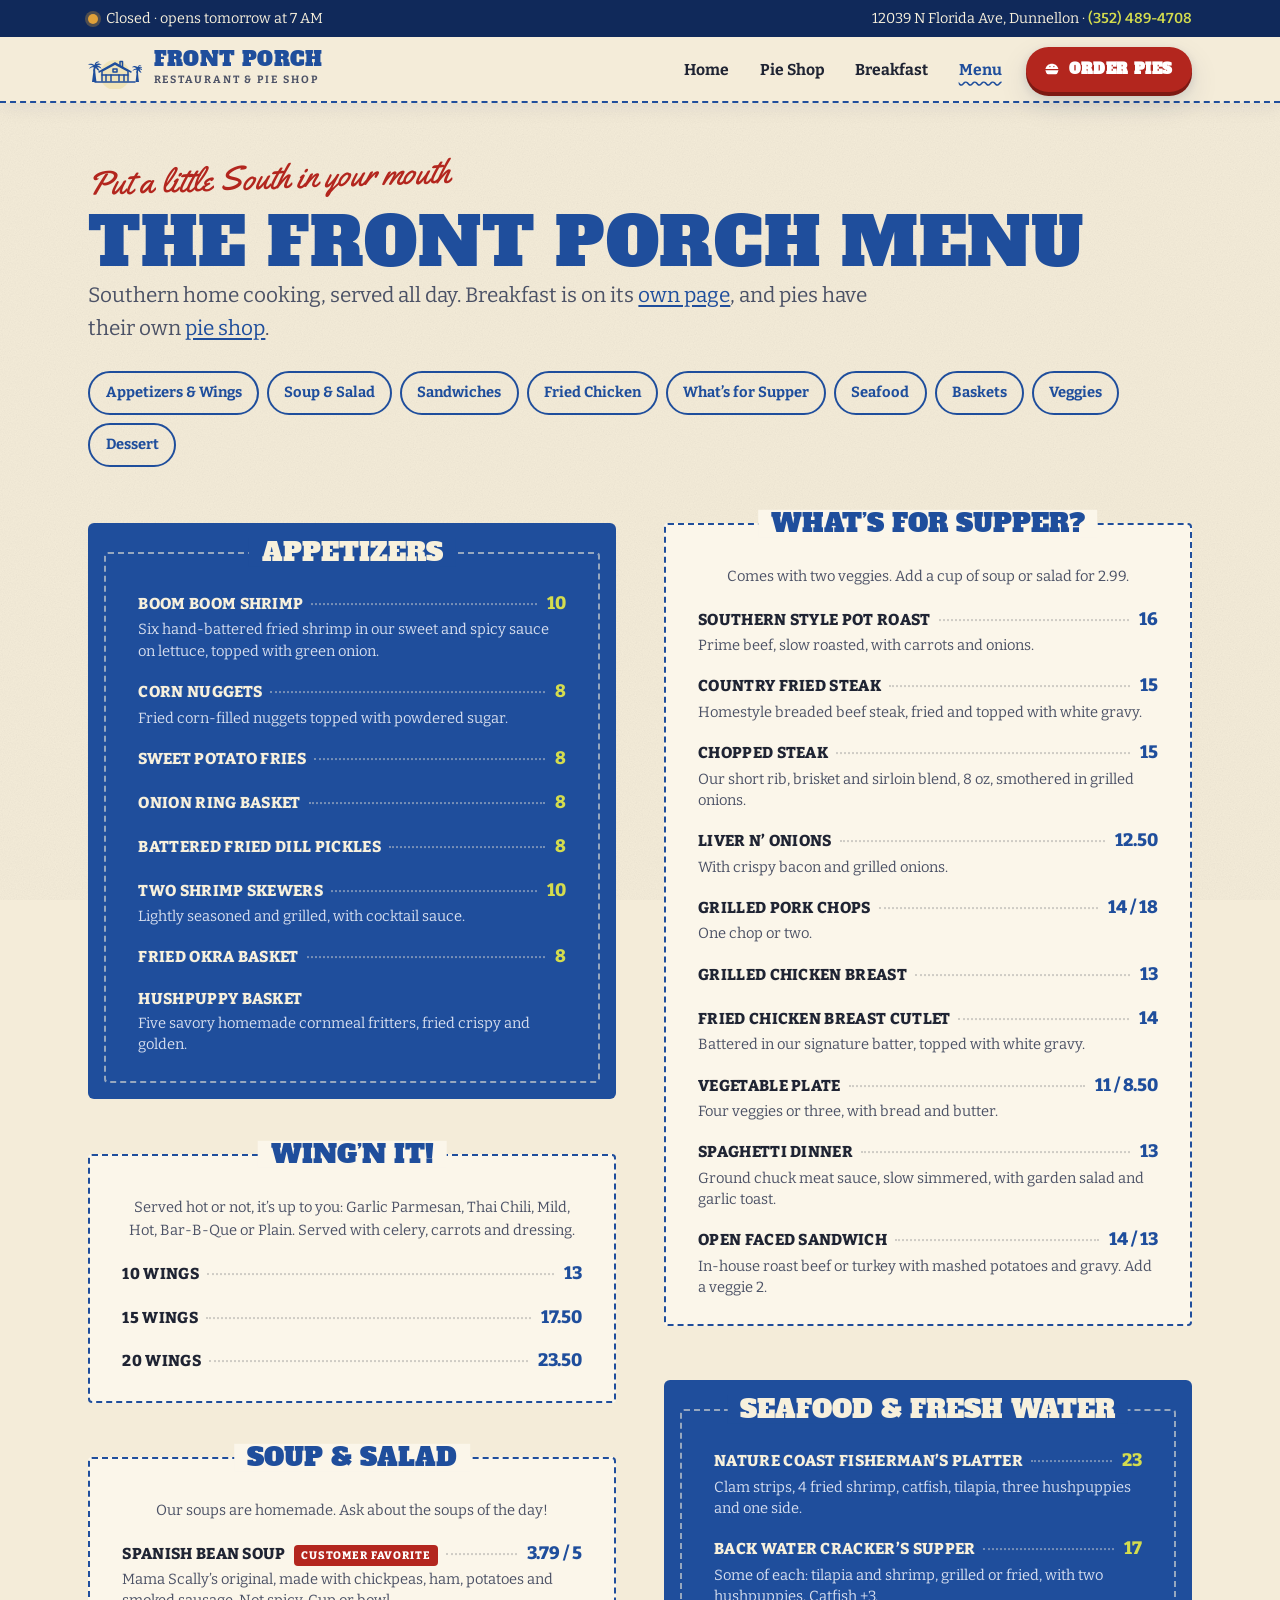
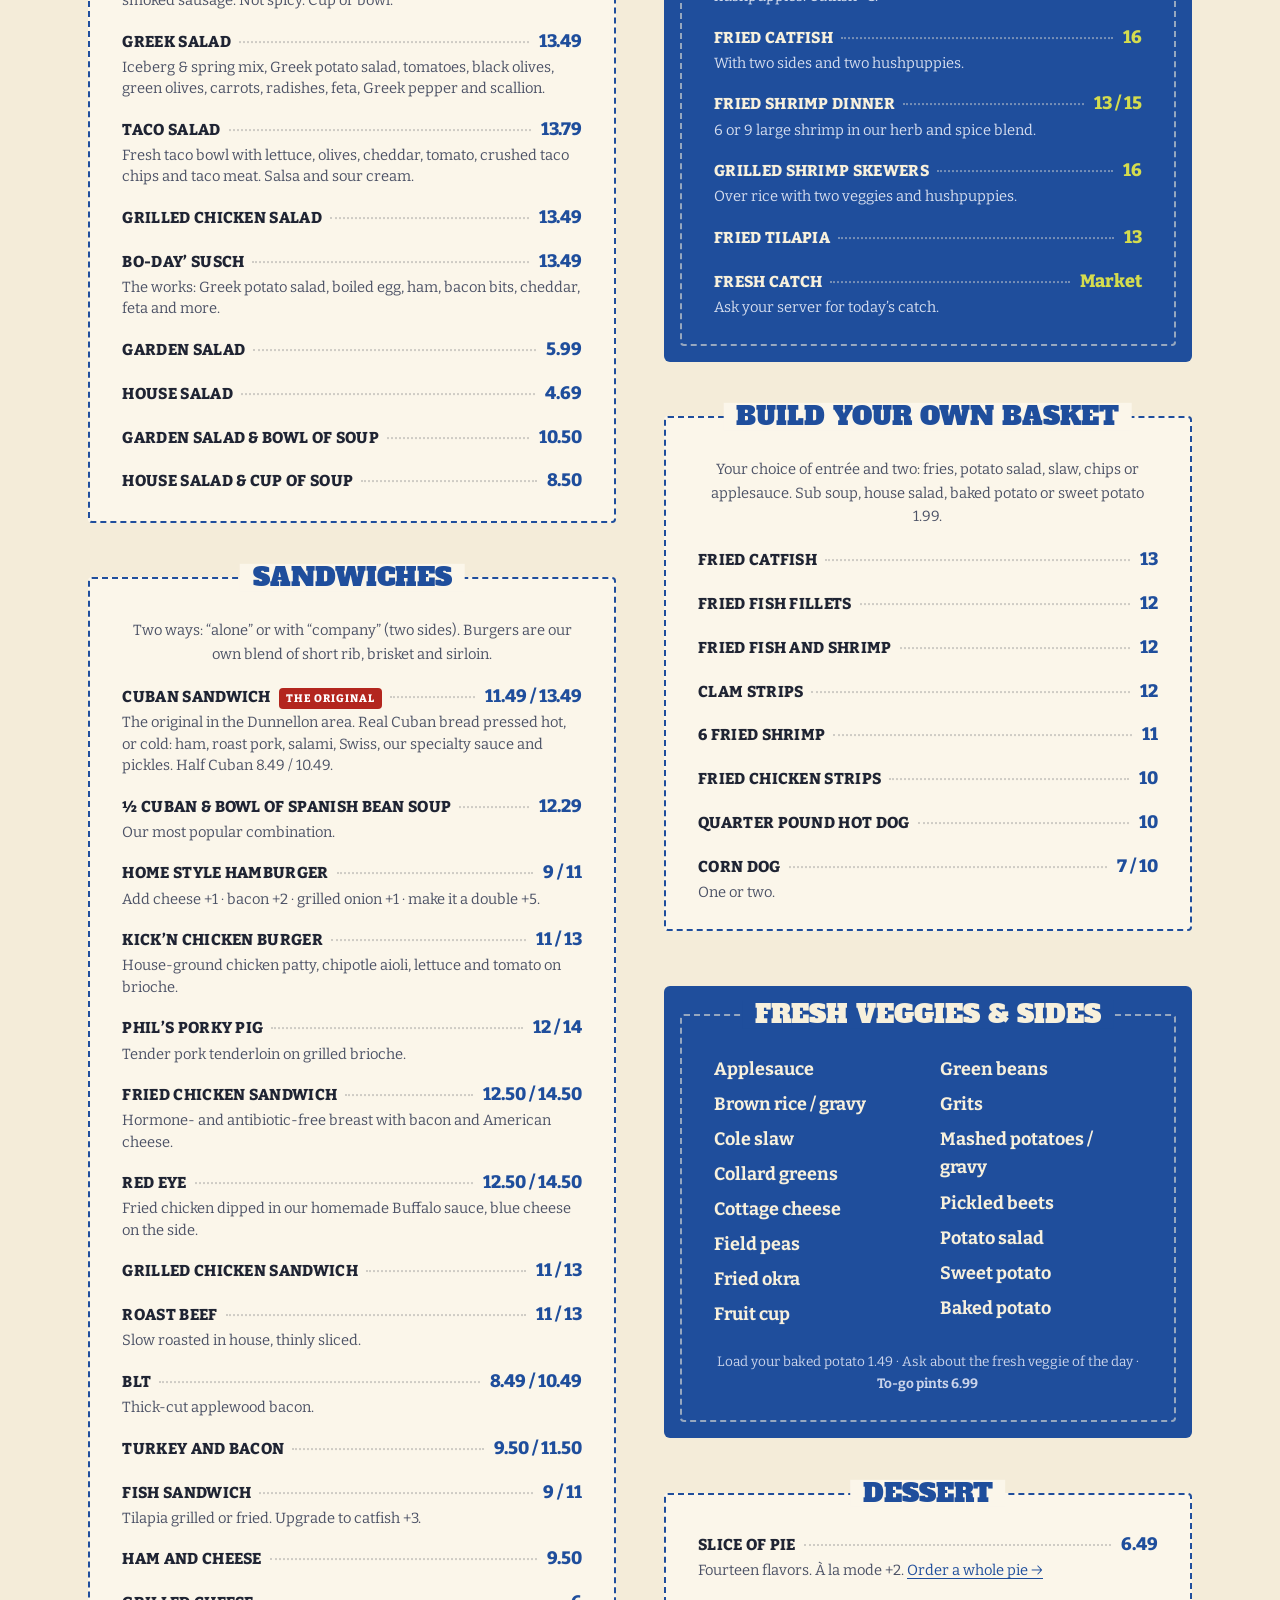
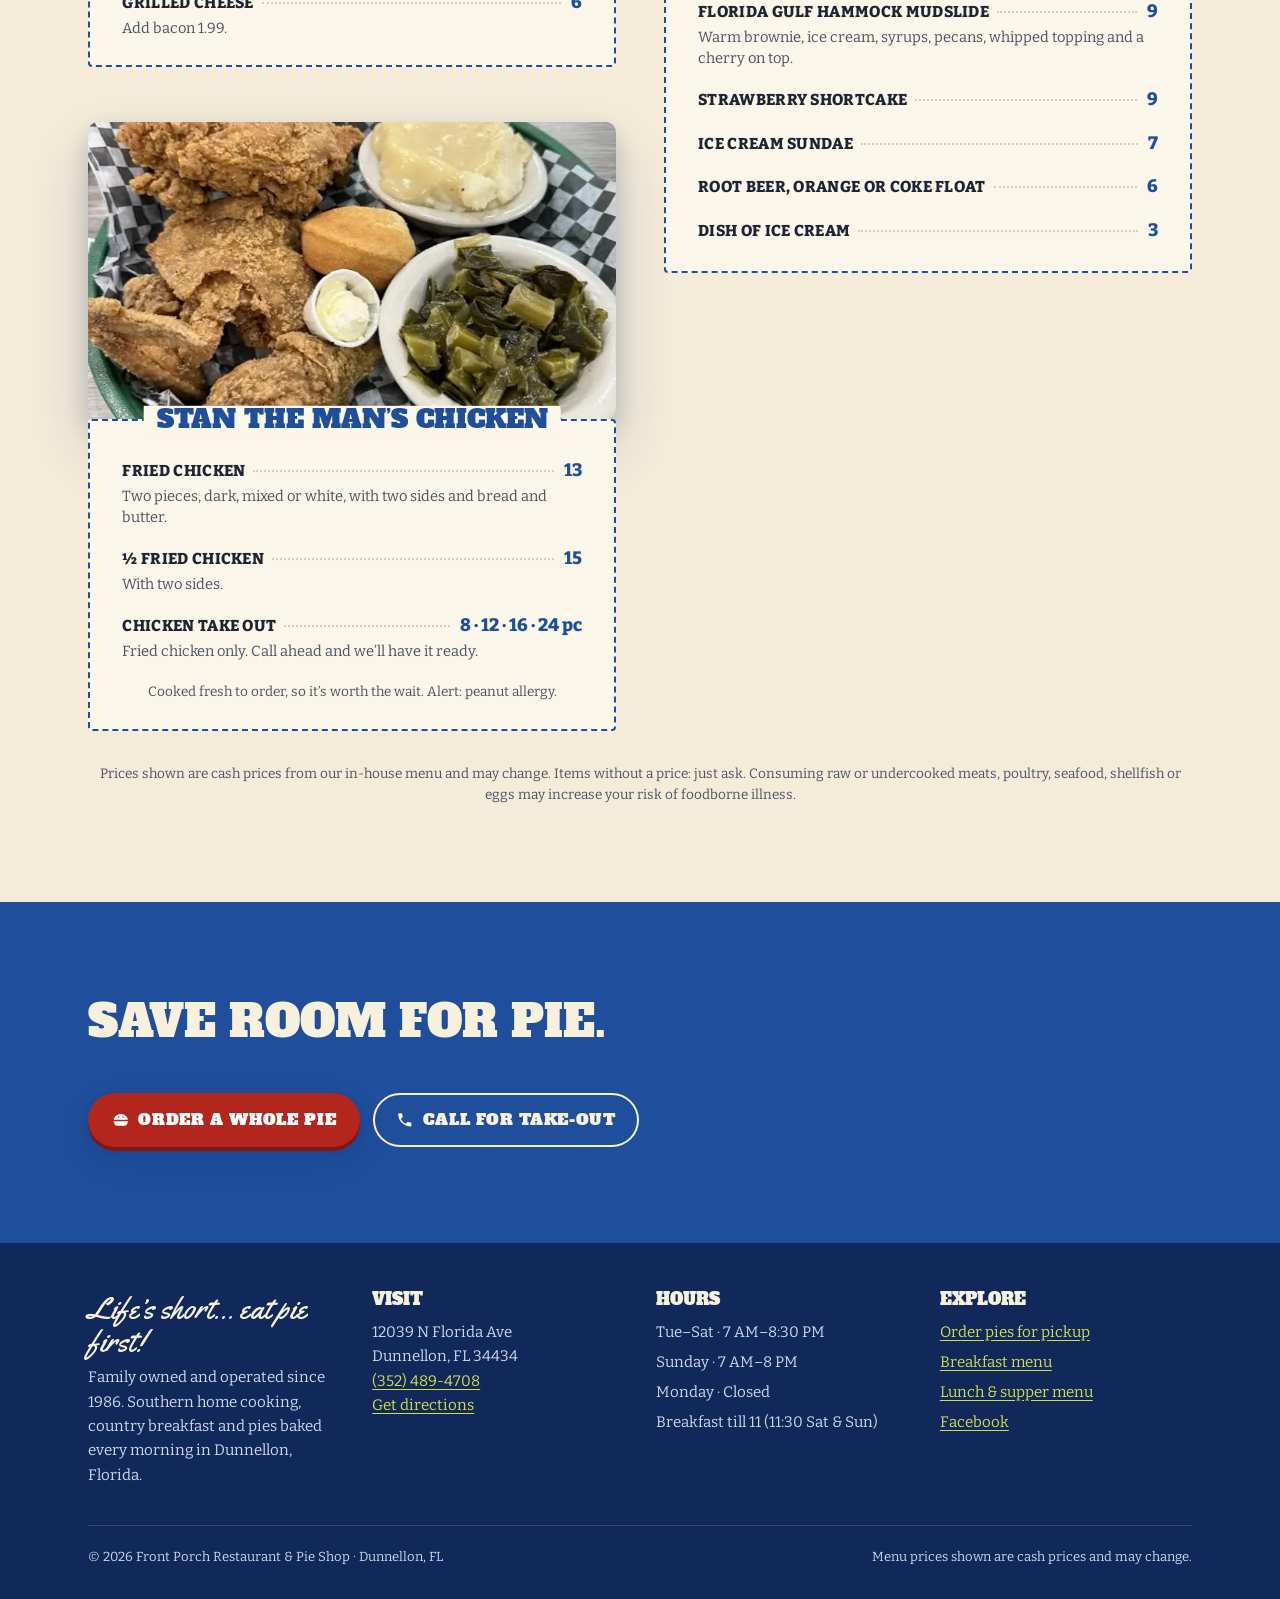
<file: menu.html>
<!DOCTYPE html>
<html lang="en">
<head>
<meta charset="UTF-8" />
<meta name="viewport" content="width=device-width, initial-scale=1" />
<title>Menu | Front Porch Restaurant &amp; Pie Shop, Dunnellon FL</title>
<meta name="description" content="Full lunch and supper menu: Stan the Man's famous fried chicken, the original Dunnellon Cuban, Spanish bean soup, country fried steak, catfish, shrimp and fresh veggies. Dine in or take out." />
<meta name="theme-color" content="#1F4E9C" />
<link rel="canonical" href="https://palmettoai.github.io/front-porch-restaurant/menu.html" />
<meta property="og:type" content="website" />
<meta property="og:site_name" content="Front Porch Restaurant &amp; Pie Shop" />
<meta property="og:title" content="The Front Porch Menu — Southern Cooking in Dunnellon" />
<meta property="og:description" content="Full lunch and supper menu: Stan the Man's famous fried chicken, the original Dunnellon Cuban, Spanish bean soup, country fried steak, catfish, shrimp and fresh veggies. Dine in or take out." />
<meta property="og:url" content="https://palmettoai.github.io/front-porch-restaurant/menu.html" />
<meta property="og:image" content="https://palmettoai.github.io/front-porch-restaurant/assets/og/menu.jpg" />
<meta property="og:image:width" content="1200" />
<meta property="og:image:height" content="630" />
<meta property="og:image:alt" content="The Front Porch Menu — Southern Cooking in Dunnellon" />
<meta name="twitter:card" content="summary_large_image" />
<meta name="twitter:title" content="The Front Porch Menu — Southern Cooking in Dunnellon" />
<meta name="twitter:description" content="Full lunch and supper menu: Stan the Man's famous fried chicken, the original Dunnellon Cuban, Spanish bean soup, country fried steak, catfish, shrimp and fresh veggies. Dine in or take out." />
<meta name="twitter:image" content="https://palmettoai.github.io/front-porch-restaurant/assets/og/menu.jpg" />
<link rel="preconnect" href="https://fonts.googleapis.com" />
<link rel="preconnect" href="https://fonts.gstatic.com" crossorigin />
<link rel="stylesheet" href="https://fonts.googleapis.com/css2?family=Alfa+Slab+One&amp;family=Bitter:wght@400;700;800&amp;family=Yellowtail&amp;display=swap" />
<link rel="stylesheet" href="assets/site.css?v=7" />
<link rel="icon" href="assets/favicon.svg" type="image/svg+xml" />
<script type="application/ld+json">
{
 "@context": "https://schema.org",
 "@graph": [
  {
   "@type": "Restaurant",
   "@id": "https://palmettoai.github.io/front-porch-restaurant/#restaurant",
   "name": "Front Porch Restaurant & Pie Shop",
   "alternateName": "The Front Porch Restaurant & Pie Shop",
   "image": [
    "https://palmettoai.github.io/front-porch-restaurant/assets/img/hero.webp",
    "https://palmettoai.github.io/front-porch-restaurant/assets/img/pie-meringue.webp"
   ],
   "logo": "https://palmettoai.github.io/front-porch-restaurant/assets/og/home.jpg",
   "url": "https://palmettoai.github.io/front-porch-restaurant/",
   "telephone": "+1-352-489-4708",
   "priceRange": "$10–20",
   "servesCuisine": [
    "American",
    "Southern",
    "Comfort Food",
    "Breakfast",
    "Pie"
   ],
   "description": "Family owned and operated since 1986. Southern home cooking, country breakfast and homemade pies in Dunnellon, Florida.",
   "foundingDate": "1986",
   "address": {
    "@type": "PostalAddress",
    "streetAddress": "12039 N Florida Ave",
    "addressLocality": "Dunnellon",
    "addressRegion": "FL",
    "postalCode": "34434",
    "addressCountry": "US"
   },
   "geo": {
    "@type": "GeoCoordinates",
    "latitude": 29.0205,
    "longitude": -82.4337
   },
   "hasMap": "https://www.google.com/maps/search/?api=1&query=Front+Porch+Restaurant+12039+N+Florida+Ave+Dunnellon+FL+34434",
   "sameAs": [
    "https://www.facebook.com/p/The-Front-Porch-Restaurant-Pie-Shop-100044299162284/"
   ],
   "aggregateRating": {
    "@type": "AggregateRating",
    "ratingValue": "4.4",
    "reviewCount": "3378",
    "bestRating": "5"
   },
   "openingHoursSpecification": [
    {
     "@type": "OpeningHoursSpecification",
     "dayOfWeek": [
      "Tuesday",
      "Wednesday",
      "Thursday",
      "Friday",
      "Saturday"
     ],
     "opens": "07:00",
     "closes": "20:30"
    },
    {
     "@type": "OpeningHoursSpecification",
     "dayOfWeek": "Sunday",
     "opens": "07:00",
     "closes": "20:00"
    }
   ],
   "hasMenu": [
    "https://palmettoai.github.io/front-porch-restaurant/breakfast.html",
    "https://palmettoai.github.io/front-porch-restaurant/menu.html",
    "https://palmettoai.github.io/front-porch-restaurant/pies.html"
   ],
   "acceptsReservations": "True",
   "paymentAccepted": "Cash, Credit Card, Debit Card, Contactless",
   "amenityFeature": [
    {
     "@type": "LocationFeatureSpecification",
     "name": "Outdoor seating",
     "value": true
    },
    {
     "@type": "LocationFeatureSpecification",
     "name": "Live music",
     "value": true
    },
    {
     "@type": "LocationFeatureSpecification",
     "name": "Kids' menu",
     "value": true
    },
    {
     "@type": "LocationFeatureSpecification",
     "name": "Takeout",
     "value": true
    },
    {
     "@type": "LocationFeatureSpecification",
     "name": "Wheelchair accessible",
     "value": true
    },
    {
     "@type": "LocationFeatureSpecification",
     "name": "Free parking",
     "value": true
    }
   ]
  },
  {
   "@type": "BreadcrumbList",
   "itemListElement": [
    {
     "@type": "ListItem",
     "position": 1,
     "name": "Home",
     "item": "https://palmettoai.github.io/front-porch-restaurant/"
    },
    {
     "@type": "ListItem",
     "position": 2,
     "name": "Menu",
     "item": "https://palmettoai.github.io/front-porch-restaurant/menu.html"
    }
   ]
  }
 ]
}
</script>
</head>
<body>
<a class="skip" href="#main">Skip to content</a>
<div class="topbar">
  <div class="wrap">
    <span class="status"><span class="dot" aria-hidden="true"></span><span data-status>Tue–Sat 7 AM–8:30 PM · Sun 7 AM–8 PM · Closed Mon</span></span>
    <span>12039 N Florida Ave, Dunnellon · <a href="tel:+13524894708">(352) 489-4708</a></span>
  </div>
</div>
<header class="site-head">
  <div class="wrap">
    <a class="brand" href="index.html" aria-label="Front Porch Restaurant and Pie Shop, home">
      <svg viewBox="0 0 108 80" aria-hidden="true" focusable="false"><circle cx="54" cy="52" r="30" fill="#EFE3B8"/><g fill="none" stroke="#1F4E9C" stroke-width="3" stroke-linecap="round" stroke-linejoin="round"><path d="M14 66h80"/><path d="M28 64V44l26-14 26 14v20"/><path d="M22 46l32-18 32 18"/><path d="M28 52h52"/><path d="M36 52v12M46 52v12M62 52v12M72 52v12"/><path d="M50 40h8v6h-8z"/><path d="M64 33v-8h5v11"/></g><g fill="#1F4E9C"><path d="M8 66c2-14 3-24 4-34l2 0c0 10 1 20 3 34z"/><path d="M13 32c-6-4-11-3-13 0 4-1 8 0 11 2-5 0-8 3-9 6 4-3 7-4 11-3-2 2-3 6-2 9 2-4 3-6 5-8 1 3 4 5 7 6-1-4-3-6-5-8 4 0 7 2 9 4-1-4-5-7-9-7 3-2 7-2 10-1-3-3-8-4-12-2 1-2 4-4 7-4-4-2-8-1-10 6z"/><path d="M95 66c2-12 2-20 3-30h2c0 10 0 18 2 30z"/><path d="M99 36c-5-3-9-2-11 1 3-1 7 0 9 2-4 0-7 2-8 5 3-2 6-3 9-2-1 2-2 5-1 7 1-3 2-5 4-6 1 2 3 4 6 5-1-3-3-5-4-7 3 0 6 1 8 3-1-3-4-5-8-6 3-1 6-1 8 0-3-2-7-3-10-2 1-2 3-3 6-3-3-2-7-1-8 5z"/></g></svg>
      <span><b>Front Porch</b><small>Restaurant &amp; Pie Shop</small></span>
    </a>
    <button class="nav-toggle" aria-expanded="false" aria-controls="site-nav" aria-label="Menu">
      <svg viewBox="0 0 24 24" fill="none" stroke="currentColor" stroke-width="2.4" stroke-linecap="round" aria-hidden="true"><path d="M4 7h16M4 12h16M4 17h16"/></svg>
    </button>
    <nav id="site-nav" class="nav" aria-label="Main">
    <a href="index.html">Home</a>
    <a href="pies.html">Pie Shop</a>
    <a href="breakfast.html">Breakfast</a>
    <a href="menu.html" aria-current="page">Menu</a>
    <a class="btn btn-pie" href="pies.html#order"><svg viewBox="0 0 24 24" fill="currentColor" aria-hidden="true"><path d="M2 14h20l-1.6 4.2A3 3 0 0 1 17.6 20H6.4a3 3 0 0 1-2.8-1.8zM12 4c4.9 0 9 3.3 9.8 8H2.2C3 7.3 7.1 4 12 4zm-3 3.5a1 1 0 1 0 0 2 1 1 0 0 0 0-2zm6 0a1 1 0 1 0 0 2 1 1 0 0 0 0-2z"/></svg>Order Pies</a>
    </nav>
  </div>
</header>
<main id="main">

  <section class="menu-hero">
    <div class="wrap">
      <span class="eyebrow">Put a little South in your mouth</span>
      <h1 class="h-display">The Front Porch Menu</h1>
      <p class="lede">Southern home cooking, served all day. Breakfast is on its <a href="breakfast.html">own page</a>, and pies have their own <a href="pies.html">pie shop</a>.</p>
      <nav class="chips" aria-label="Menu sections">
        <a href="#starters">Appetizers &amp; Wings</a>
        <a href="#soup">Soup &amp; Salad</a>
        <a href="#sandwiches">Sandwiches</a>
        <a href="#chicken">Fried Chicken</a>
        <a href="#supper">What’s for Supper</a>
        <a href="#seafood">Seafood</a>
        <a href="#baskets">Baskets</a>
        <a href="#veggies">Veggies</a>
        <a href="#dessert">Dessert</a>
      </nav>
    </div>
  </section>

  <section class="section menu-body" aria-label="Lunch and supper menu">
    <div class="wrap masonry">

      <div class="on-blue menu-panel" id="starters">
        <div class="menu-box">
          <h2 class="box-title">Appetizers</h2>
          <ul class="items">
            <li class="item"><span class="name">Boom Boom Shrimp</span><span class="price">10</span><span class="desc">Six hand-battered fried shrimp in our sweet and spicy sauce on lettuce, topped with green onion.</span></li>
            <li class="item"><span class="name">Corn Nuggets</span><span class="price">8</span><span class="desc">Fried corn-filled nuggets topped with powdered sugar.</span></li>
            <li class="item"><span class="name">Sweet Potato Fries</span><span class="price">8</span></li>
            <li class="item"><span class="name">Onion Ring Basket</span><span class="price">8</span></li>
            <li class="item"><span class="name">Battered Fried Dill Pickles</span><span class="price">8</span></li>
            <li class="item"><span class="name">Two Shrimp Skewers</span><span class="price">10</span><span class="desc">Lightly seasoned and grilled, with cocktail sauce.</span></li>
            <li class="item"><span class="name">Fried Okra Basket</span><span class="price">8</span></li>
            <li class="item"><span class="name">Hushpuppy Basket</span><span class="price"></span><span class="desc">Five savory homemade cornmeal fritters, fried crispy and golden.</span></li>
          </ul>
        </div>
      </div>

      <div class="menu-box">
        <h2 class="box-title">Wing’n It!</h2>
        <p class="box-note">Served hot or not, it’s up to you: Garlic Parmesan, Thai Chili, Mild, Hot, Bar-B-Que or Plain. Served with celery, carrots and dressing.</p>
        <ul class="items">
          <li class="item"><span class="name">10 Wings</span><span class="price">13</span></li>
          <li class="item"><span class="name">15 Wings</span><span class="price">17.50</span></li>
          <li class="item"><span class="name">20 Wings</span><span class="price">23.50</span></li>
        </ul>
      </div>

      <div class="menu-box" id="soup">
        <h2 class="box-title">Soup &amp; Salad</h2>
        <p class="box-note">Our soups are homemade. Ask about the soups of the day!</p>
        <ul class="items">
          <li class="item"><span class="name">Spanish Bean Soup <span class="tag">Customer favorite</span></span><span class="price">3.79 / 5</span><span class="desc">Mama Scally’s original, made with chickpeas, ham, potatoes and smoked sausage. Not spicy. Cup or bowl.</span></li>
          <li class="item"><span class="name">Greek Salad</span><span class="price">13.49</span><span class="desc">Iceberg &amp; spring mix, Greek potato salad, tomatoes, black olives, green olives, carrots, radishes, feta, Greek pepper and scallion.</span></li>
          <li class="item"><span class="name">Taco Salad</span><span class="price">13.79</span><span class="desc">Fresh taco bowl with lettuce, olives, cheddar, tomato, crushed taco chips and taco meat. Salsa and sour cream.</span></li>
          <li class="item"><span class="name">Grilled Chicken Salad</span><span class="price">13.49</span></li>
          <li class="item"><span class="name">Bo-Day’ Susch</span><span class="price">13.49</span><span class="desc">The works: Greek potato salad, boiled egg, ham, bacon bits, cheddar, feta and more.</span></li>
          <li class="item"><span class="name">Garden Salad</span><span class="price">5.99</span></li>
          <li class="item"><span class="name">House Salad</span><span class="price">4.69</span></li>
          <li class="item"><span class="name">Garden Salad &amp; Bowl of Soup</span><span class="price">10.50</span></li>
          <li class="item"><span class="name">House Salad &amp; Cup of Soup</span><span class="price">8.50</span></li>
        </ul>
      </div>

      <div class="menu-box" id="sandwiches">
        <h2 class="box-title">Sandwiches</h2>
        <p class="box-note">Two ways: “alone” or with “company” (two sides). Burgers are our own blend of short rib, brisket and sirloin.</p>
        <ul class="items">
          <li class="item"><span class="name">Cuban Sandwich <span class="tag">The original</span></span><span class="price">11.49 / 13.49</span><span class="desc">The original in the Dunnellon area. Real Cuban bread pressed hot, or cold: ham, roast pork, salami, Swiss, our specialty sauce and pickles. Half Cuban 8.49 / 10.49.</span></li>
          <li class="item"><span class="name">½ Cuban &amp; Bowl of Spanish Bean Soup</span><span class="price">12.29</span><span class="desc">Our most popular combination.</span></li>
          <li class="item"><span class="name">Home Style Hamburger</span><span class="price">9 / 11</span><span class="desc">Add cheese +1 · bacon +2 · grilled onion +1 · make it a double +5.</span></li>
          <li class="item"><span class="name">Kick’n Chicken Burger</span><span class="price">11 / 13</span><span class="desc">House-ground chicken patty, chipotle aioli, lettuce and tomato on brioche.</span></li>
          <li class="item"><span class="name">Phil’s Porky Pig</span><span class="price">12 / 14</span><span class="desc">Tender pork tenderloin on grilled brioche.</span></li>
          <li class="item"><span class="name">Fried Chicken Sandwich</span><span class="price">12.50 / 14.50</span><span class="desc">Hormone- and antibiotic-free breast with bacon and American cheese.</span></li>
          <li class="item"><span class="name">Red Eye</span><span class="price">12.50 / 14.50</span><span class="desc">Fried chicken dipped in our homemade Buffalo sauce, blue cheese on the side.</span></li>
          <li class="item"><span class="name">Grilled Chicken Sandwich</span><span class="price">11 / 13</span></li>
          <li class="item"><span class="name">Roast Beef</span><span class="price">11 / 13</span><span class="desc">Slow roasted in house, thinly sliced.</span></li>
          <li class="item"><span class="name">BLT</span><span class="price">8.49 / 10.49</span><span class="desc">Thick-cut applewood bacon.</span></li>
          <li class="item"><span class="name">Turkey and Bacon</span><span class="price">9.50 / 11.50</span></li>
          <li class="item"><span class="name">Fish Sandwich</span><span class="price">9 / 11</span><span class="desc">Tilapia grilled or fried. Upgrade to catfish +3.</span></li>
          <li class="item"><span class="name">Ham and Cheese</span><span class="price">9.50</span></li>
          <li class="item"><span class="name">Grilled Cheese</span><span class="price">6</span><span class="desc">Add bacon 1.99.</span></li>
        </ul>
      </div>

      <div class="chicken-card" id="chicken">
        <div class="photo"><img src="assets/img/plate.webp" width="712" height="950" alt="Stan the Man's fried chicken with collard greens and mashed potatoes" loading="lazy" /></div>
        <div class="menu-box">
          <h2 class="box-title">Stan the Man’s Chicken</h2>
          <ul class="items">
            <li class="item"><span class="name">Fried Chicken</span><span class="price">13</span><span class="desc">Two pieces, dark, mixed or white, with two sides and bread and butter.</span></li>
            <li class="item"><span class="name">½ Fried Chicken</span><span class="price">15</span><span class="desc">With two sides.</span></li>
            <li class="item"><span class="name">Chicken Take Out</span><span class="price">8 · 12 · 16 · 24 pc</span><span class="desc">Fried chicken only. Call ahead and we’ll have it ready.</span></li>
          </ul>
          <p class="fine box-foot">Cooked fresh to order, so it’s worth the wait. Alert: peanut allergy.</p>
        </div>
      </div>

      <div class="menu-box" id="supper">
        <h2 class="box-title">What’s for Supper?</h2>
        <p class="box-note">Comes with two veggies. Add a cup of soup or salad for 2.99.</p>
        <ul class="items">
          <li class="item"><span class="name">Southern Style Pot Roast</span><span class="price">16</span><span class="desc">Prime beef, slow roasted, with carrots and onions.</span></li>
          <li class="item"><span class="name">Country Fried Steak</span><span class="price">15</span><span class="desc">Homestyle breaded beef steak, fried and topped with white gravy.</span></li>
          <li class="item"><span class="name">Chopped Steak</span><span class="price">15</span><span class="desc">Our short rib, brisket and sirloin blend, 8 oz, smothered in grilled onions.</span></li>
          <li class="item"><span class="name">Liver n’ Onions</span><span class="price">12.50</span><span class="desc">With crispy bacon and grilled onions.</span></li>
          <li class="item"><span class="name">Grilled Pork Chops</span><span class="price">14 / 18</span><span class="desc">One chop or two.</span></li>
          <li class="item"><span class="name">Grilled Chicken Breast</span><span class="price">13</span></li>
          <li class="item"><span class="name">Fried Chicken Breast Cutlet</span><span class="price">14</span><span class="desc">Battered in our signature batter, topped with white gravy.</span></li>
          <li class="item"><span class="name">Vegetable Plate</span><span class="price">11 / 8.50</span><span class="desc">Four veggies or three, with bread and butter.</span></li>
          <li class="item"><span class="name">Spaghetti Dinner</span><span class="price">13</span><span class="desc">Ground chuck meat sauce, slow simmered, with garden salad and garlic toast.</span></li>
          <li class="item"><span class="name">Open Faced Sandwich</span><span class="price">14 / 13</span><span class="desc">In-house roast beef or turkey with mashed potatoes and gravy. Add a veggie 2.</span></li>
        </ul>
      </div>

      <div class="on-blue menu-panel" id="seafood">
        <div class="menu-box">
          <h2 class="box-title">Seafood &amp; Fresh Water</h2>
          <ul class="items">
            <li class="item"><span class="name">Nature Coast Fisherman’s Platter</span><span class="price">23</span><span class="desc">Clam strips, 4 fried shrimp, catfish, tilapia, three hushpuppies and one side.</span></li>
            <li class="item"><span class="name">Back Water Cracker’s Supper</span><span class="price">17</span><span class="desc">Some of each: tilapia and shrimp, grilled or fried, with two hushpuppies. Catfish +3.</span></li>
            <li class="item"><span class="name">Fried Catfish</span><span class="price">16</span><span class="desc">With two sides and two hushpuppies.</span></li>
            <li class="item"><span class="name">Fried Shrimp Dinner</span><span class="price">13 / 15</span><span class="desc">6 or 9 large shrimp in our herb and spice blend.</span></li>
            <li class="item"><span class="name">Grilled Shrimp Skewers</span><span class="price">16</span><span class="desc">Over rice with two veggies and hushpuppies.</span></li>
            <li class="item"><span class="name">Fried Tilapia</span><span class="price">13</span></li>
            <li class="item"><span class="name">Fresh Catch</span><span class="price">Market</span><span class="desc">Ask your server for today’s catch.</span></li>
          </ul>
        </div>
      </div>

      <div class="menu-box" id="baskets">
        <h2 class="box-title">Build Your Own Basket</h2>
        <p class="box-note">Your choice of entrée and two: fries, potato salad, slaw, chips or applesauce. Sub soup, house salad, baked potato or sweet potato 1.99.</p>
        <ul class="items">
          <li class="item"><span class="name">Fried Catfish</span><span class="price">13</span></li>
          <li class="item"><span class="name">Fried Fish Fillets</span><span class="price">12</span></li>
          <li class="item"><span class="name">Fried Fish and Shrimp</span><span class="price">12</span></li>
          <li class="item"><span class="name">Clam Strips</span><span class="price">12</span></li>
          <li class="item"><span class="name">6 Fried Shrimp</span><span class="price">11</span></li>
          <li class="item"><span class="name">Fried Chicken Strips</span><span class="price">10</span></li>
          <li class="item"><span class="name">Quarter Pound Hot Dog</span><span class="price">10</span></li>
          <li class="item"><span class="name">Corn Dog</span><span class="price">7 / 10</span><span class="desc">One or two.</span></li>
        </ul>
      </div>

      <div class="on-blue menu-panel" id="veggies">
        <div class="menu-box">
          <h2 class="box-title">Fresh Veggies &amp; Sides</h2>
          <ul class="veg-list">
            <li>Applesauce</li><li>Brown rice / gravy</li><li>Cole slaw</li><li>Collard greens</li><li>Cottage cheese</li><li>Field peas</li><li>Fried okra</li><li>Fruit cup</li><li>Green beans</li><li>Grits</li><li>Mashed potatoes / gravy</li><li>Pickled beets</li><li>Potato salad</li><li>Sweet potato</li><li>Baked potato</li>
          </ul>
          <p class="fine box-foot">Load your baked potato 1.49 · Ask about the fresh veggie of the day · <b>To-go pints 6.99</b></p>
        </div>
      </div>

      <div class="menu-box" id="dessert">
        <h2 class="box-title">Dessert</h2>
        <ul class="items">
          <li class="item"><span class="name">Slice of Pie</span><span class="price">6.49</span><span class="desc">Fourteen flavors. À la mode +2. <a href="pies.html">Order a whole pie →</a></span></li>
          <li class="item"><span class="name">Florida Gulf Hammock Mudslide</span><span class="price">9</span><span class="desc">Warm brownie, ice cream, syrups, pecans, whipped topping and a cherry on top.</span></li>
          <li class="item"><span class="name">Strawberry Shortcake</span><span class="price">9</span></li>
          <li class="item"><span class="name">Ice Cream Sundae</span><span class="price">7</span></li>
          <li class="item"><span class="name">Root Beer, Orange or Coke Float</span><span class="price">6</span></li>
          <li class="item"><span class="name">Dish of Ice Cream</span><span class="price">3</span></li>
        </ul>
      </div>
    </div>
    <div class="wrap"><p class="fine menu-foot">Prices shown are cash prices from our in-house menu and may change. Items without a price: just ask. Consuming raw or undercooked meats, poultry, seafood, shellfish or eggs may increase your risk of foodborne illness.</p></div>
  </section>

  <section class="section on-blue menu-cta">
    <div class="wrap mc">
      <h2 class="h-section">Save room for pie.</h2>
      <div class="hero-cta">
        <a class="btn btn-pie" href="pies.html#order"><svg viewBox="0 0 24 24" fill="currentColor" aria-hidden="true"><path d="M2 14h20l-1.6 4.2A3 3 0 0 1 17.6 20H6.4a3 3 0 0 1-2.8-1.8zM12 4c4.9 0 9 3.3 9.8 8H2.2C3 7.3 7.1 4 12 4zm-3 3.5a1 1 0 1 0 0 2 1 1 0 0 0 0-2zm6 0a1 1 0 1 0 0 2 1 1 0 0 0 0-2z"/></svg>Order a Whole Pie</a>
        <a class="btn btn-ghost" href="tel:+13524894708"><svg viewBox="0 0 24 24" fill="currentColor" aria-hidden="true"><path d="M6.6 10.8a15.1 15.1 0 0 0 6.6 6.6l2.2-2.2a1 1 0 0 1 1-.25 11.4 11.4 0 0 0 3.6.57 1 1 0 0 1 1 1V20a1 1 0 0 1-1 1A17 17 0 0 1 3 4a1 1 0 0 1 1-1h3.5a1 1 0 0 1 1 1c0 1.25.2 2.45.57 3.57a1 1 0 0 1-.25 1z"/></svg>Call for Take-Out</a>
      </div>
    </div>
  </section>
</main>
<footer class="site-foot">
  <div class="wrap">
    <div class="foot-grid">
      <div>
        <p class="foot-tag">Life’s short… eat pie first!</p>
        <p>Family owned and operated since 1986. Southern home cooking, country breakfast and pies baked every morning in Dunnellon, Florida.</p>
      </div>
      <div>
        <h2>Visit</h2>
        <p>12039 N Florida Ave<br />Dunnellon, FL 34434</p>
        <p><a href="tel:+13524894708">(352) 489-4708</a></p>
        <p><a href="https://www.google.com/maps/dir/?api=1&amp;destination=Front+Porch+Restaurant+12039+N+Florida+Ave+Dunnellon+FL+34434">Get directions</a></p>
      </div>
      <div>
        <h2>Hours</h2>
        <ul>
          <li>Tue–Sat · 7 AM–8:30 PM</li>
          <li>Sunday · 7 AM–8 PM</li>
          <li>Monday · Closed</li>
          <li>Breakfast till 11 (11:30 Sat &amp; Sun)</li>
        </ul>
      </div>
      <div>
        <h2>Explore</h2>
        <ul>
          <li><a href="pies.html">Order pies for pickup</a></li>
          <li><a href="breakfast.html">Breakfast menu</a></li>
          <li><a href="menu.html">Lunch &amp; supper menu</a></li>
          <li><a href="https://www.facebook.com/p/The-Front-Porch-Restaurant-Pie-Shop-100044299162284/" rel="noopener">Facebook</a></li>
        </ul>
      </div>
    </div>
    <div class="foot-bottom">
      <span>© <span id="year">2026</span> Front Porch Restaurant &amp; Pie Shop · Dunnellon, FL</span>
      <span>Menu prices shown are cash prices and may change.</span>
    </div>
  </div>
</footer>
<div class="mobile-bar" aria-label="Quick actions">
  <a class="btn btn-blue" href="tel:+13524894708"><svg viewBox="0 0 24 24" fill="currentColor" aria-hidden="true"><path d="M6.6 10.8a15.1 15.1 0 0 0 6.6 6.6l2.2-2.2a1 1 0 0 1 1-.25 11.4 11.4 0 0 0 3.6.57 1 1 0 0 1 1 1V20a1 1 0 0 1-1 1A17 17 0 0 1 3 4a1 1 0 0 1 1-1h3.5a1 1 0 0 1 1 1c0 1.25.2 2.45.57 3.57a1 1 0 0 1-.25 1z"/></svg>Call</a>
  <a class="btn btn-pie" href="pies.html#order"><svg viewBox="0 0 24 24" fill="currentColor" aria-hidden="true"><path d="M2 14h20l-1.6 4.2A3 3 0 0 1 17.6 20H6.4a3 3 0 0 1-2.8-1.8zM12 4c4.9 0 9 3.3 9.8 8H2.2C3 7.3 7.1 4 12 4zm-3 3.5a1 1 0 1 0 0 2 1 1 0 0 0 0-2zm6 0a1 1 0 1 0 0 2 1 1 0 0 0 0-2z"/></svg>Order Pies</a>
</div>
<script src="assets/site.js?v=7" defer></script>
</body>
</html>
</file>
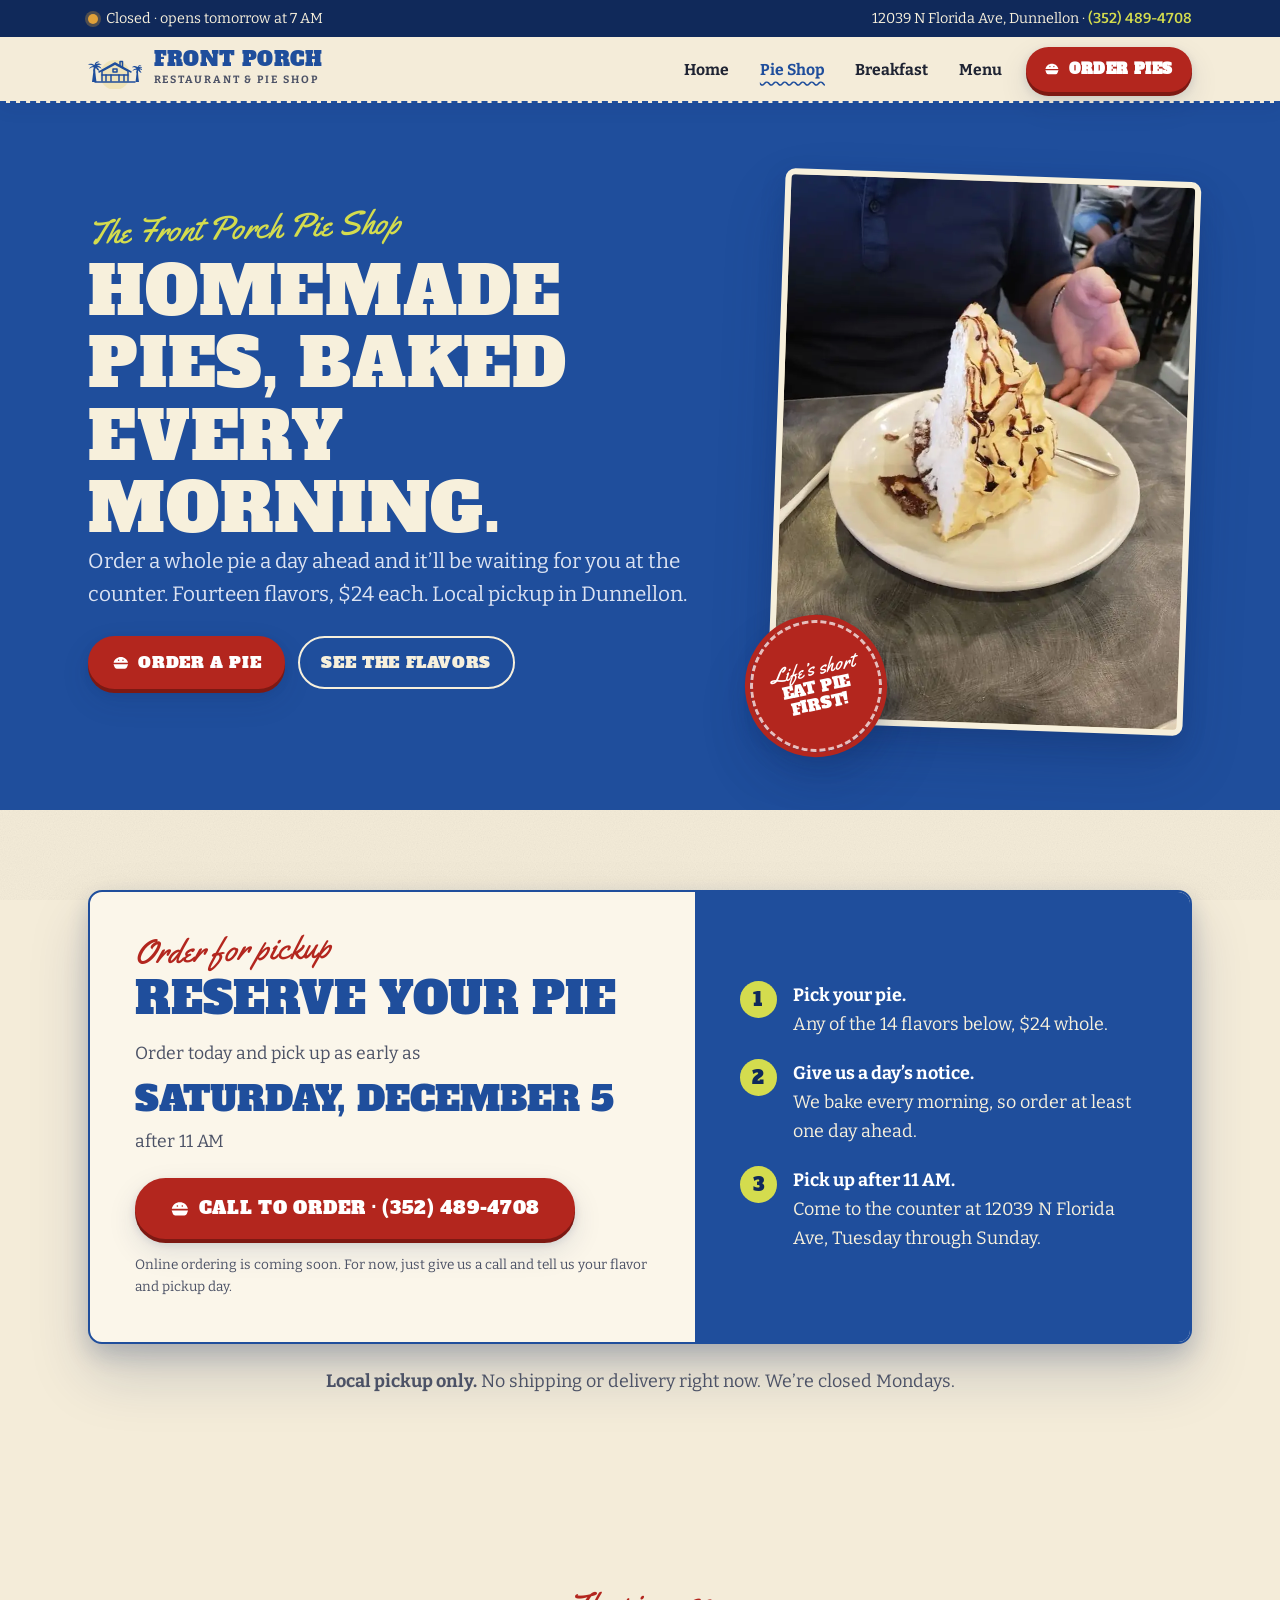
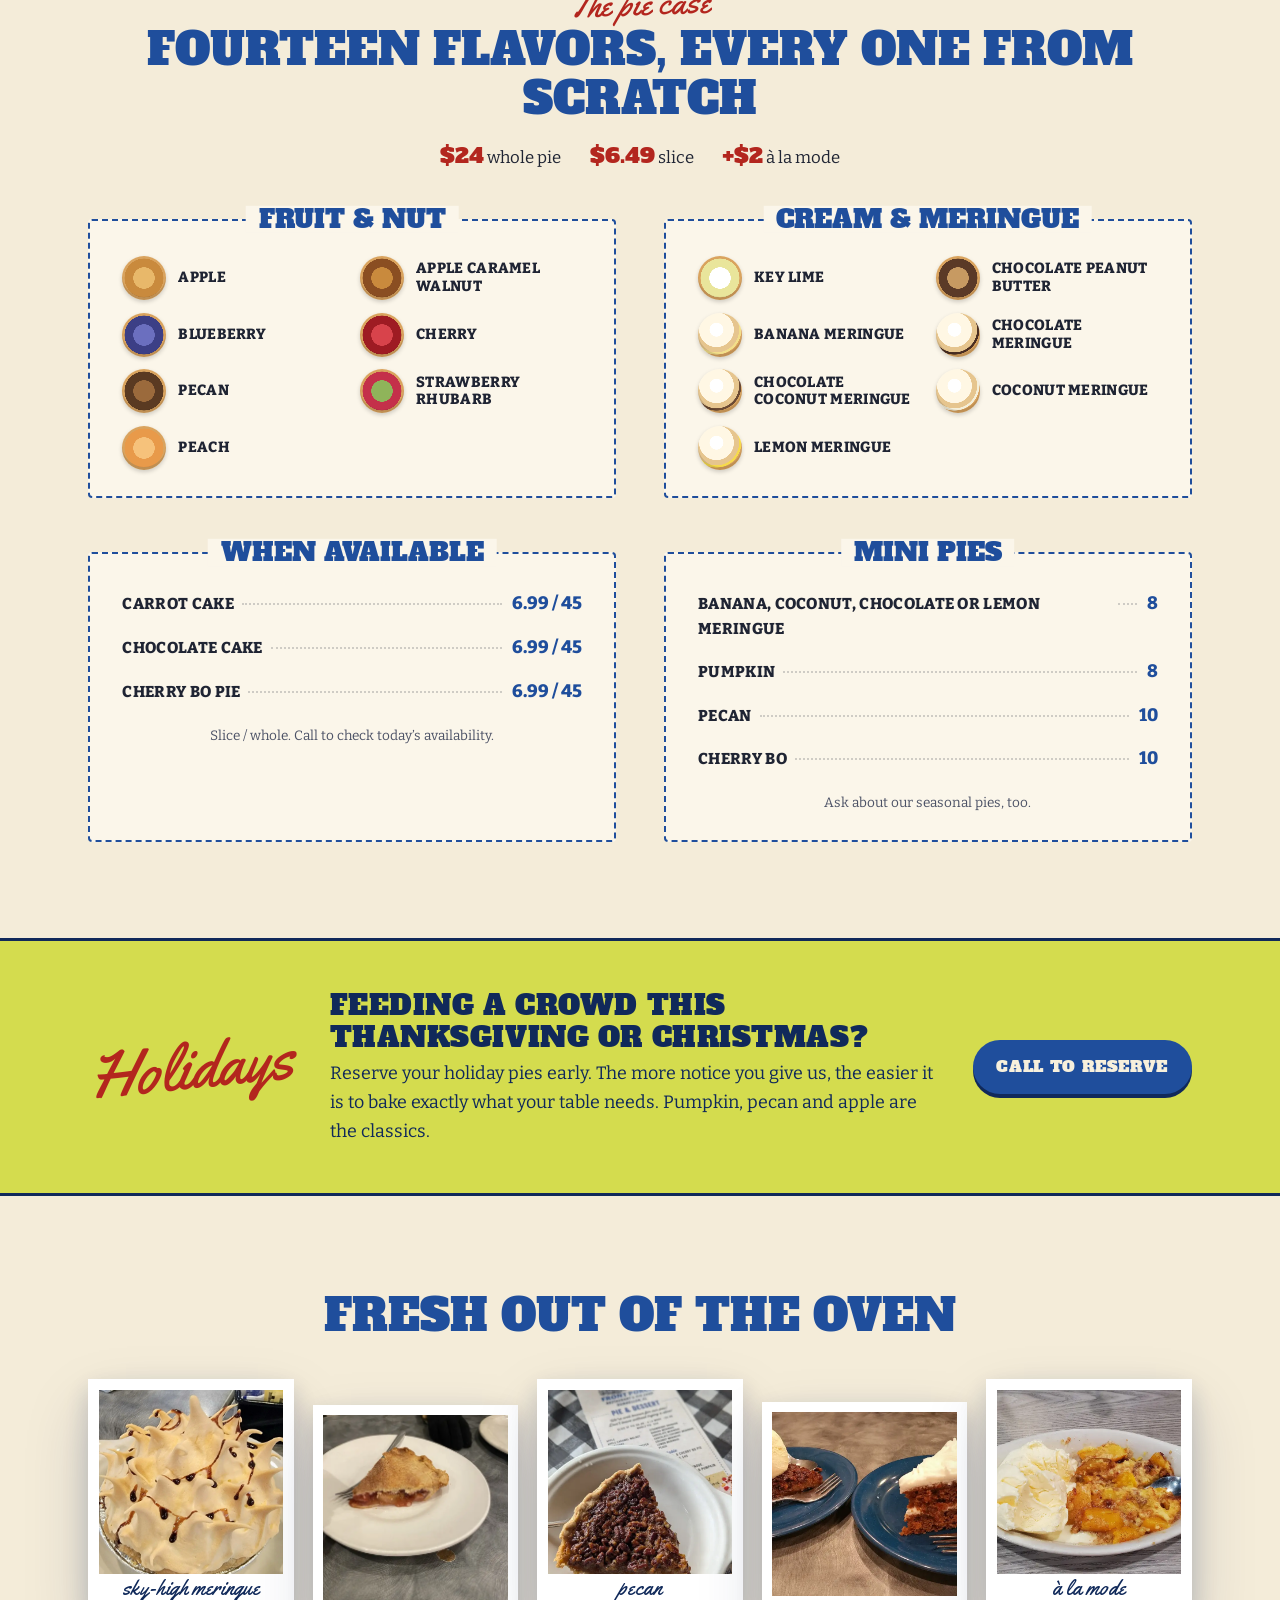
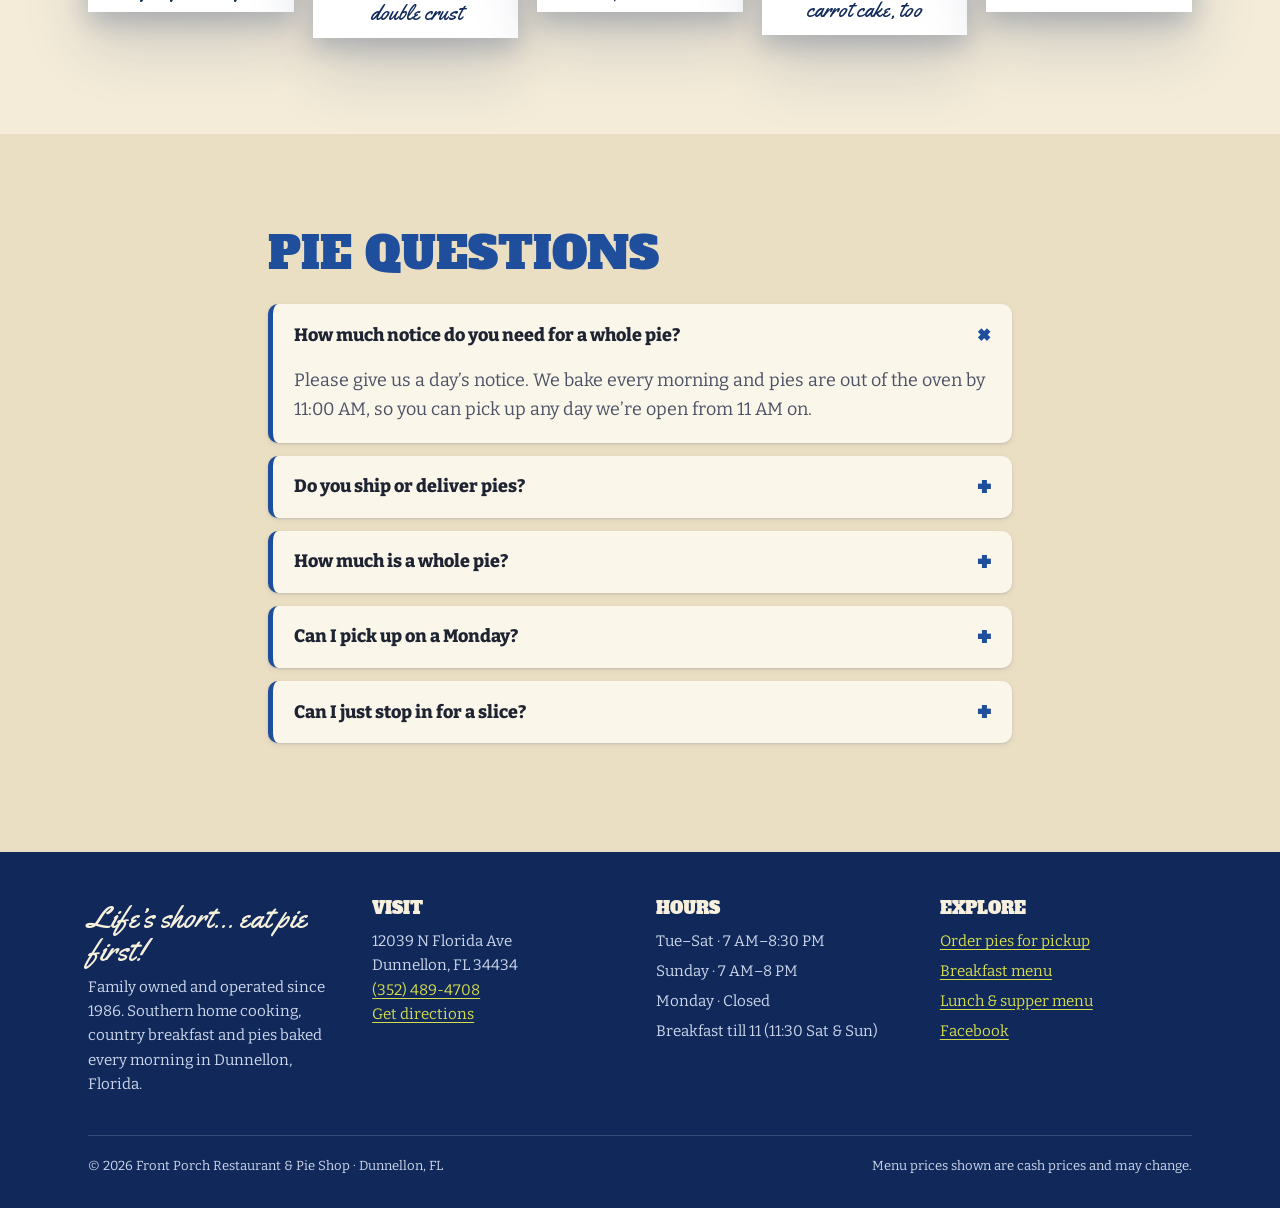
<file: pies.html>
<!DOCTYPE html>
<html lang="en">
<head>
<meta charset="UTF-8" />
<meta name="viewport" content="width=device-width, initial-scale=1" />
<title>Order Homemade Pies for Pickup | Front Porch Pie Shop, Dunnellon FL</title>
<meta name="description" content="Whole homemade pies $24, baked fresh every morning in Dunnellon, FL. 14 flavors: Key lime, pecan, apple, lemon meringue and more. Order a day ahead, pick up after 11 AM." />
<meta name="theme-color" content="#1F4E9C" />
<link rel="canonical" href="https://palmettoai.github.io/front-porch-restaurant/pies.html" />
<meta property="og:type" content="website" />
<meta property="og:site_name" content="Front Porch Restaurant &amp; Pie Shop" />
<meta property="og:title" content="Order Homemade Pies — Front Porch Pie Shop, Dunnellon" />
<meta property="og:description" content="Whole homemade pies $24, baked fresh every morning in Dunnellon, FL. 14 flavors: Key lime, pecan, apple, lemon meringue and more. Order a day ahead, pick up after 11 AM." />
<meta property="og:url" content="https://palmettoai.github.io/front-porch-restaurant/pies.html" />
<meta property="og:image" content="https://palmettoai.github.io/front-porch-restaurant/assets/og/pies.jpg" />
<meta property="og:image:width" content="1200" />
<meta property="og:image:height" content="630" />
<meta property="og:image:alt" content="Order Homemade Pies — Front Porch Pie Shop, Dunnellon" />
<meta name="twitter:card" content="summary_large_image" />
<meta name="twitter:title" content="Order Homemade Pies — Front Porch Pie Shop, Dunnellon" />
<meta name="twitter:description" content="Whole homemade pies $24, baked fresh every morning in Dunnellon, FL. 14 flavors: Key lime, pecan, apple, lemon meringue and more. Order a day ahead, pick up after 11 AM." />
<meta name="twitter:image" content="https://palmettoai.github.io/front-porch-restaurant/assets/og/pies.jpg" />
<link rel="preload" as="image" href="assets/img/pie.webp" fetchpriority="high" />
<link rel="preconnect" href="https://fonts.googleapis.com" />
<link rel="preconnect" href="https://fonts.gstatic.com" crossorigin />
<link rel="stylesheet" href="https://fonts.googleapis.com/css2?family=Alfa+Slab+One&amp;family=Bitter:wght@400;700;800&amp;family=Yellowtail&amp;display=swap" />
<link rel="stylesheet" href="assets/site.css?v=7" />
<link rel="icon" href="assets/favicon.svg" type="image/svg+xml" />
<script type="application/ld+json">
{
 "@context": "https://schema.org",
 "@graph": [
  {
   "@type": "Restaurant",
   "@id": "https://palmettoai.github.io/front-porch-restaurant/#restaurant",
   "name": "Front Porch Restaurant & Pie Shop",
   "alternateName": "The Front Porch Restaurant & Pie Shop",
   "image": [
    "https://palmettoai.github.io/front-porch-restaurant/assets/img/hero.webp",
    "https://palmettoai.github.io/front-porch-restaurant/assets/img/pie-meringue.webp"
   ],
   "logo": "https://palmettoai.github.io/front-porch-restaurant/assets/og/home.jpg",
   "url": "https://palmettoai.github.io/front-porch-restaurant/",
   "telephone": "+1-352-489-4708",
   "priceRange": "$10–20",
   "servesCuisine": [
    "American",
    "Southern",
    "Comfort Food",
    "Breakfast",
    "Pie"
   ],
   "description": "Family owned and operated since 1986. Southern home cooking, country breakfast and homemade pies in Dunnellon, Florida.",
   "foundingDate": "1986",
   "address": {
    "@type": "PostalAddress",
    "streetAddress": "12039 N Florida Ave",
    "addressLocality": "Dunnellon",
    "addressRegion": "FL",
    "postalCode": "34434",
    "addressCountry": "US"
   },
   "geo": {
    "@type": "GeoCoordinates",
    "latitude": 29.0205,
    "longitude": -82.4337
   },
   "hasMap": "https://www.google.com/maps/search/?api=1&query=Front+Porch+Restaurant+12039+N+Florida+Ave+Dunnellon+FL+34434",
   "sameAs": [
    "https://www.facebook.com/p/The-Front-Porch-Restaurant-Pie-Shop-100044299162284/"
   ],
   "aggregateRating": {
    "@type": "AggregateRating",
    "ratingValue": "4.4",
    "reviewCount": "3378",
    "bestRating": "5"
   },
   "openingHoursSpecification": [
    {
     "@type": "OpeningHoursSpecification",
     "dayOfWeek": [
      "Tuesday",
      "Wednesday",
      "Thursday",
      "Friday",
      "Saturday"
     ],
     "opens": "07:00",
     "closes": "20:30"
    },
    {
     "@type": "OpeningHoursSpecification",
     "dayOfWeek": "Sunday",
     "opens": "07:00",
     "closes": "20:00"
    }
   ],
   "hasMenu": [
    "https://palmettoai.github.io/front-porch-restaurant/breakfast.html",
    "https://palmettoai.github.io/front-porch-restaurant/menu.html",
    "https://palmettoai.github.io/front-porch-restaurant/pies.html"
   ],
   "acceptsReservations": "True",
   "paymentAccepted": "Cash, Credit Card, Debit Card, Contactless",
   "amenityFeature": [
    {
     "@type": "LocationFeatureSpecification",
     "name": "Outdoor seating",
     "value": true
    },
    {
     "@type": "LocationFeatureSpecification",
     "name": "Live music",
     "value": true
    },
    {
     "@type": "LocationFeatureSpecification",
     "name": "Kids' menu",
     "value": true
    },
    {
     "@type": "LocationFeatureSpecification",
     "name": "Takeout",
     "value": true
    },
    {
     "@type": "LocationFeatureSpecification",
     "name": "Wheelchair accessible",
     "value": true
    },
    {
     "@type": "LocationFeatureSpecification",
     "name": "Free parking",
     "value": true
    }
   ]
  },
  {
   "@type": "Menu",
   "name": "Pie & Dessert Menu",
   "url": "https://palmettoai.github.io/front-porch-restaurant/pies.html",
   "hasMenuSection": [
    {
     "@type": "MenuSection",
     "name": "Whole Pies",
     "description": "Order a day ahead for local pickup after 11 AM.",
     "hasMenuItem": [
      {
       "@type": "MenuItem",
       "name": "Whole Pie (any flavor)",
       "offers": {
        "@type": "Offer",
        "price": "24.00",
        "priceCurrency": "USD"
       }
      },
      {
       "@type": "MenuItem",
       "name": "Slice of Pie",
       "offers": {
        "@type": "Offer",
        "price": "6.49",
        "priceCurrency": "USD"
       }
      },
      {
       "@type": "MenuItem",
       "name": "Mini Pie",
       "offers": {
        "@type": "Offer",
        "price": "8.00",
        "priceCurrency": "USD"
       }
      },
      {
       "@type": "MenuItem",
       "name": "Whole Carrot Cake, Chocolate Cake or Cherry Bo Pie",
       "offers": {
        "@type": "Offer",
        "price": "45.00",
        "priceCurrency": "USD"
       }
      }
     ]
    }
   ]
  },
  {
   "@type": "FAQPage",
   "mainEntity": [
    {
     "@type": "Question",
     "name": "How much notice do you need for a whole pie?",
     "acceptedAnswer": {
      "@type": "Answer",
      "text": "Please give us a day's notice. We bake every morning and pies are out of the oven by 11:00 AM, so you can pick up your pie any day we're open from 11 AM on."
     }
    },
    {
     "@type": "Question",
     "name": "Do you ship or deliver pies?",
     "acceptedAnswer": {
      "@type": "Answer",
      "text": "Not right now. Pies are for local pickup only at 12039 N Florida Ave in Dunnellon, FL."
     }
    },
    {
     "@type": "Question",
     "name": "How much is a whole pie?",
     "acceptedAnswer": {
      "@type": "Answer",
      "text": "Whole pies are $24 for any of our 14 regular flavors. Carrot cake, chocolate cake and Cherry Bo pie are $45 whole when available. Mini pies are $8 ($10 for pecan and Cherry Bo). Prices are cash prices and may change."
     }
    },
    {
     "@type": "Question",
     "name": "Can I pick up a pie on Monday?",
     "acceptedAnswer": {
      "@type": "Answer",
      "text": "We're closed on Mondays. Pickups are Tuesday through Sunday after 11 AM."
     }
    },
    {
     "@type": "Question",
     "name": "Can I just stop in for a slice?",
     "acceptedAnswer": {
      "@type": "Answer",
      "text": "Absolutely. Slices are $6.49, add a scoop of ice cream for $2. Whatever's in the case that day is yours for dine-in or to go."
     }
    }
   ]
  },
  {
   "@type": "BreadcrumbList",
   "itemListElement": [
    {
     "@type": "ListItem",
     "position": 1,
     "name": "Home",
     "item": "https://palmettoai.github.io/front-porch-restaurant/"
    },
    {
     "@type": "ListItem",
     "position": 2,
     "name": "Pie Shop",
     "item": "https://palmettoai.github.io/front-porch-restaurant/pies.html"
    }
   ]
  }
 ]
}
</script>
</head>
<body>
<a class="skip" href="#main">Skip to content</a>
<div class="topbar">
  <div class="wrap">
    <span class="status"><span class="dot" aria-hidden="true"></span><span data-status>Tue–Sat 7 AM–8:30 PM · Sun 7 AM–8 PM · Closed Mon</span></span>
    <span>12039 N Florida Ave, Dunnellon · <a href="tel:+13524894708">(352) 489-4708</a></span>
  </div>
</div>
<header class="site-head">
  <div class="wrap">
    <a class="brand" href="index.html" aria-label="Front Porch Restaurant and Pie Shop, home">
      <svg viewBox="0 0 108 80" aria-hidden="true" focusable="false"><circle cx="54" cy="52" r="30" fill="#EFE3B8"/><g fill="none" stroke="#1F4E9C" stroke-width="3" stroke-linecap="round" stroke-linejoin="round"><path d="M14 66h80"/><path d="M28 64V44l26-14 26 14v20"/><path d="M22 46l32-18 32 18"/><path d="M28 52h52"/><path d="M36 52v12M46 52v12M62 52v12M72 52v12"/><path d="M50 40h8v6h-8z"/><path d="M64 33v-8h5v11"/></g><g fill="#1F4E9C"><path d="M8 66c2-14 3-24 4-34l2 0c0 10 1 20 3 34z"/><path d="M13 32c-6-4-11-3-13 0 4-1 8 0 11 2-5 0-8 3-9 6 4-3 7-4 11-3-2 2-3 6-2 9 2-4 3-6 5-8 1 3 4 5 7 6-1-4-3-6-5-8 4 0 7 2 9 4-1-4-5-7-9-7 3-2 7-2 10-1-3-3-8-4-12-2 1-2 4-4 7-4-4-2-8-1-10 6z"/><path d="M95 66c2-12 2-20 3-30h2c0 10 0 18 2 30z"/><path d="M99 36c-5-3-9-2-11 1 3-1 7 0 9 2-4 0-7 2-8 5 3-2 6-3 9-2-1 2-2 5-1 7 1-3 2-5 4-6 1 2 3 4 6 5-1-3-3-5-4-7 3 0 6 1 8 3-1-3-4-5-8-6 3-1 6-1 8 0-3-2-7-3-10-2 1-2 3-3 6-3-3-2-7-1-8 5z"/></g></svg>
      <span><b>Front Porch</b><small>Restaurant &amp; Pie Shop</small></span>
    </a>
    <button class="nav-toggle" aria-expanded="false" aria-controls="site-nav" aria-label="Menu">
      <svg viewBox="0 0 24 24" fill="none" stroke="currentColor" stroke-width="2.4" stroke-linecap="round" aria-hidden="true"><path d="M4 7h16M4 12h16M4 17h16"/></svg>
    </button>
    <nav id="site-nav" class="nav" aria-label="Main">
    <a href="index.html">Home</a>
    <a href="pies.html" aria-current="page">Pie Shop</a>
    <a href="breakfast.html">Breakfast</a>
    <a href="menu.html">Menu</a>
    <a class="btn btn-pie" href="pies.html#order"><svg viewBox="0 0 24 24" fill="currentColor" aria-hidden="true"><path d="M2 14h20l-1.6 4.2A3 3 0 0 1 17.6 20H6.4a3 3 0 0 1-2.8-1.8zM12 4c4.9 0 9 3.3 9.8 8H2.2C3 7.3 7.1 4 12 4zm-3 3.5a1 1 0 1 0 0 2 1 1 0 0 0 0-2zm6 0a1 1 0 1 0 0 2 1 1 0 0 0 0-2z"/></svg>Order Pies</a>
    </nav>
  </div>
</header>
<main id="main">

  <section class="pie-hero on-blue">
    <div class="wrap ph-grid">
      <div class="ph-copy">
        <span class="eyebrow">The Front Porch Pie Shop</span>
        <h1 class="h-display">Homemade pies, baked every morning.</h1>
        <p class="lede">Order a whole pie a day ahead and it’ll be waiting for you at the counter. Fourteen flavors, $24 each. Local pickup in Dunnellon.</p>
        <div class="hero-cta">
          <a class="btn btn-pie" href="#order"><svg viewBox="0 0 24 24" fill="currentColor" aria-hidden="true"><path d="M2 14h20l-1.6 4.2A3 3 0 0 1 17.6 20H6.4a3 3 0 0 1-2.8-1.8zM12 4c4.9 0 9 3.3 9.8 8H2.2C3 7.3 7.1 4 12 4zm-3 3.5a1 1 0 1 0 0 2 1 1 0 0 0 0-2zm6 0a1 1 0 1 0 0 2 1 1 0 0 0 0-2z"/></svg>Order a Pie</a>
          <a class="btn btn-ghost" href="#flavors">See the flavors</a>
        </div>
      </div>
      <div class="ph-art">
        <div class="photo"><img src="assets/img/pie.webp" width="712" height="950" alt="A towering slice of Front Porch meringue pie drizzled with chocolate" fetchpriority="high" /></div>
        <p class="stamp" aria-hidden="true"><span>Life’s short</span><b>Eat pie first!</b></p>
      </div>
    </div>
  </section>

  <!-- ORDER -->
  <section class="section order" id="order" aria-labelledby="order-h">
    <div class="wrap">
      <div class="order-card reveal">
        <div class="order-main">
          <span class="eyebrow">Order for pickup</span>
          <h2 id="order-h" class="h-section">Reserve your pie</h2>
          <p class="order-date">Order today and pick up as early as<br /><strong data-pickup>tomorrow</strong> <span>after 11 AM</span></p>

          <a class="btn btn-pie btn-xl" href="tel:+13524894708" data-order data-online-label="Order Pies Online" data-phone-label="Call to Order · (352) 489-4708"><svg viewBox="0 0 24 24" fill="currentColor" aria-hidden="true"><path d="M2 14h20l-1.6 4.2A3 3 0 0 1 17.6 20H6.4a3 3 0 0 1-2.8-1.8zM12 4c4.9 0 9 3.3 9.8 8H2.2C3 7.3 7.1 4 12 4zm-3 3.5a1 1 0 1 0 0 2 1 1 0 0 0 0-2zm6 0a1 1 0 1 0 0 2 1 1 0 0 0 0-2z"/></svg><span data-order-label>Call to Order · (352) 489-4708</span></a>
          <p class="fine" data-if-phone>Online ordering is coming soon. For now, just give us a call and tell us your flavor and pickup day.</p>
          <p class="fine" data-if-online hidden>Pick your pies and a pickup day, even weeks ahead for the holidays. You pay when you pick up.</p>
        </div>
        <ol class="steps">
          <li><b>Pick your pie.</b> Any of the 14 flavors below, $24 whole.</li>
          <li><b>Give us a day’s notice.</b> We bake every morning, so order at least one day ahead.</li>
          <li><b>Pick up after 11 AM.</b> Come to the counter at 12039 N Florida Ave, Tuesday through Sunday.</li>
        </ol>
      </div>
      <p class="pickup-note"><b>Local pickup only.</b> No shipping or delivery right now. We’re closed Mondays.</p>
    </div>
  </section>

  <!-- FLAVORS -->
  <section class="section flavors" id="flavors" aria-labelledby="flav-h">
    <div class="wrap">
      <div class="flav-head">
        <span class="eyebrow">The pie case</span>
        <h2 id="flav-h" class="h-section">Fourteen flavors, every one from scratch</h2>
        <p class="price-strip"><span><b>$24</b> whole pie</span><span><b>$6.49</b> slice</span><span><b>+$2</b> à la mode</span></p>
      </div>

      <div class="cols-2">
        <div class="menu-box reveal">
          <h3 class="box-title">Fruit &amp; Nut</h3>
          <ul class="pie-list">
            <li style="--fill:#C98A3D;--top:#E8B86A"><i aria-hidden="true"></i>Apple</li>
            <li style="--fill:#8A4E22;--top:#C98A3D"><i aria-hidden="true"></i>Apple Caramel Walnut</li>
            <li style="--fill:#3C3F86;--top:#6B6FBF"><i aria-hidden="true"></i>Blueberry</li>
            <li style="--fill:#9E1B23;--top:#D8434B"><i aria-hidden="true"></i>Cherry</li>
            <li style="--fill:#5A3A22;--top:#9B6A3C"><i aria-hidden="true"></i>Pecan</li>
            <li style="--fill:#C4304A;--top:#8FB45A"><i aria-hidden="true"></i>Strawberry Rhubarb</li>
            <li style="--fill:#E89A4A;--top:#F6C27B"><i aria-hidden="true"></i>Peach</li>
          </ul>
        </div>
        <div class="menu-box reveal">
          <h3 class="box-title">Cream &amp; Meringue</h3>
          <ul class="pie-list">
            <li style="--fill:#E9E59B;--top:#FFFFFF"><i aria-hidden="true"></i>Key Lime</li>
            <li style="--fill:#5B3A27;--top:#C79A62"><i aria-hidden="true"></i>Chocolate Peanut Butter</li>
            <li style="--fill:#F2DE8A;--top:#FFF7E4" class="mer"><i aria-hidden="true"></i>Banana Meringue</li>
            <li style="--fill:#4A2E22;--top:#FFF7E4" class="mer"><i aria-hidden="true"></i>Chocolate Meringue</li>
            <li style="--fill:#6B4A33;--top:#FFF7E4" class="mer"><i aria-hidden="true"></i>Chocolate Coconut Meringue</li>
            <li style="--fill:#F5EFD8;--top:#FFF7E4" class="mer"><i aria-hidden="true"></i>Coconut Meringue</li>
            <li style="--fill:#F6DA4C;--top:#FFF7E4" class="mer"><i aria-hidden="true"></i>Lemon Meringue</li>
          </ul>
        </div>
      </div>

      <div class="cols-2 specials">
        <div class="menu-box reveal">
          <h3 class="box-title">When Available</h3>
          <ul class="items">
            <li class="item"><span class="name">Carrot Cake</span><span class="price">6.99 / 45</span></li>
            <li class="item"><span class="name">Chocolate Cake</span><span class="price">6.99 / 45</span></li>
            <li class="item"><span class="name">Cherry Bo Pie</span><span class="price">6.99 / 45</span></li>
          </ul>
          <p class="fine box-foot">Slice / whole. Call to check today’s availability.</p>
        </div>
        <div class="menu-box reveal">
          <h3 class="box-title">Mini Pies</h3>
          <ul class="items">
            <li class="item"><span class="name">Banana, Coconut, Chocolate or Lemon Meringue</span><span class="price">8</span></li>
            <li class="item"><span class="name">Pumpkin</span><span class="price">8</span></li>
            <li class="item"><span class="name">Pecan</span><span class="price">10</span></li>
            <li class="item"><span class="name">Cherry Bo</span><span class="price">10</span></li>
          </ul>
          <p class="fine box-foot">Ask about our seasonal pies, too.</p>
        </div>
      </div>
    </div>
  </section>

  <!-- HOLIDAY -->
  <section class="holiday" aria-labelledby="hol-h">
    <div class="wrap hol-grid reveal">
      <p class="hol-script script" aria-hidden="true">Holidays</p>
      <div>
        <h2 id="hol-h" class="slab">Feeding a crowd this Thanksgiving or Christmas?</h2>
        <p>Reserve your holiday pies early. The more notice you give us, the easier it is to bake exactly what your table needs. Pumpkin, pecan and apple are the classics.</p>
      </div>
      <a class="btn btn-blue" href="tel:+13524894708" data-order data-online-label="Reserve Online" data-phone-label="Call to Reserve"><span data-order-label>Call to Reserve</span></a>
    </div>
  </section>

  <!-- GALLERY -->
  <section class="section gallery" aria-labelledby="gal-h">
    <div class="wrap">
      <h2 id="gal-h" class="h-section">Fresh out of the oven</h2>
      <div class="pie-gallery">
        <figure class="polaroid g1 reveal"><img src="assets/img/pie-meringue.webp" width="1069" height="1100" alt="Towering meringue pie with chocolate drizzle" loading="lazy" /><figcaption>sky-high meringue</figcaption></figure>
        <figure class="polaroid g2 reveal"><img src="assets/img/pie-apple.webp" width="750" height="1000" alt="A slice of double-crust fruit pie" loading="lazy" /><figcaption>double crust</figcaption></figure>
        <figure class="polaroid g3 reveal"><img src="assets/img/pie-pecan.webp" width="640" height="640" alt="A slice of pecan pie" loading="lazy" /><figcaption>pecan</figcaption></figure>
        <figure class="polaroid g4 reveal"><img src="assets/img/pie-carrot.webp" width="640" height="640" alt="Pecan pie and a slice of carrot cake" loading="lazy" /><figcaption>carrot cake, too</figcaption></figure>
        <figure class="polaroid g5 reveal"><img src="assets/img/cobbler.webp" width="640" height="640" alt="Warm fruit cobbler with a scoop of vanilla ice cream" loading="lazy" /><figcaption>à la mode</figcaption></figure>
      </div>
    </div>
  </section>

  <!-- FAQ -->
  <section class="section faq" aria-labelledby="faq-h">
    <div class="wrap faq-wrap">
      <h2 id="faq-h" class="h-section">Pie questions</h2>
      <details open><summary>How much notice do you need for a whole pie?</summary><p>Please give us a day’s notice. We bake every morning and pies are out of the oven by 11:00 AM, so you can pick up any day we’re open from 11 AM on.</p></details>
      <details><summary>Do you ship or deliver pies?</summary><p>Not right now. Pies are for local pickup only at 12039 N Florida Ave in Dunnellon.</p></details>
      <details><summary>How much is a whole pie?</summary><p>$24 for any of our 14 regular flavors. Carrot cake, chocolate cake and Cherry Bo pie are $45 whole when available. Mini pies are $8 ($10 for pecan and Cherry Bo). Menu prices are cash prices and may change.</p></details>
      <details><summary>Can I pick up on a Monday?</summary><p>We’re closed Mondays. Pickups are Tuesday through Sunday, after 11 AM.</p></details>
      <details><summary>Can I just stop in for a slice?</summary><p>Absolutely. Slices are $6.49, add a scoop of ice cream for $2. Whatever’s in the case that day is yours, dine-in or to go.</p></details>
    </div>
  </section>
</main>
<footer class="site-foot">
  <div class="wrap">
    <div class="foot-grid">
      <div>
        <p class="foot-tag">Life’s short… eat pie first!</p>
        <p>Family owned and operated since 1986. Southern home cooking, country breakfast and pies baked every morning in Dunnellon, Florida.</p>
      </div>
      <div>
        <h2>Visit</h2>
        <p>12039 N Florida Ave<br />Dunnellon, FL 34434</p>
        <p><a href="tel:+13524894708">(352) 489-4708</a></p>
        <p><a href="https://www.google.com/maps/dir/?api=1&amp;destination=Front+Porch+Restaurant+12039+N+Florida+Ave+Dunnellon+FL+34434">Get directions</a></p>
      </div>
      <div>
        <h2>Hours</h2>
        <ul>
          <li>Tue–Sat · 7 AM–8:30 PM</li>
          <li>Sunday · 7 AM–8 PM</li>
          <li>Monday · Closed</li>
          <li>Breakfast till 11 (11:30 Sat &amp; Sun)</li>
        </ul>
      </div>
      <div>
        <h2>Explore</h2>
        <ul>
          <li><a href="pies.html">Order pies for pickup</a></li>
          <li><a href="breakfast.html">Breakfast menu</a></li>
          <li><a href="menu.html">Lunch &amp; supper menu</a></li>
          <li><a href="https://www.facebook.com/p/The-Front-Porch-Restaurant-Pie-Shop-100044299162284/" rel="noopener">Facebook</a></li>
        </ul>
      </div>
    </div>
    <div class="foot-bottom">
      <span>© <span id="year">2026</span> Front Porch Restaurant &amp; Pie Shop · Dunnellon, FL</span>
      <span>Menu prices shown are cash prices and may change.</span>
    </div>
  </div>
</footer>
<div class="mobile-bar" aria-label="Quick actions">
  <a class="btn btn-blue" href="tel:+13524894708"><svg viewBox="0 0 24 24" fill="currentColor" aria-hidden="true"><path d="M6.6 10.8a15.1 15.1 0 0 0 6.6 6.6l2.2-2.2a1 1 0 0 1 1-.25 11.4 11.4 0 0 0 3.6.57 1 1 0 0 1 1 1V20a1 1 0 0 1-1 1A17 17 0 0 1 3 4a1 1 0 0 1 1-1h3.5a1 1 0 0 1 1 1c0 1.25.2 2.45.57 3.57a1 1 0 0 1-.25 1z"/></svg>Call</a>
  <a class="btn btn-pie" href="pies.html#order"><svg viewBox="0 0 24 24" fill="currentColor" aria-hidden="true"><path d="M2 14h20l-1.6 4.2A3 3 0 0 1 17.6 20H6.4a3 3 0 0 1-2.8-1.8zM12 4c4.9 0 9 3.3 9.8 8H2.2C3 7.3 7.1 4 12 4zm-3 3.5a1 1 0 1 0 0 2 1 1 0 0 0 0-2zm6 0a1 1 0 1 0 0 2 1 1 0 0 0 0-2z"/></svg>Order Pies</a>
</div>
<script src="assets/site.js?v=7" defer></script>
</body>
</html>
</file>
<file: assets/site.css>
/* Front Porch Restaurant & Pie Shop — shared styles
   Direction: the printed Front Porch menu, made into a website.
   Cream paper + cobalt panels, dashed-border boxes, chunky slab caps,
   brush script, dotted price leaders. */

:root{
  --paper:#F4ECD9; --paper-2:#EBDFC3; --card:#FBF6EA;
  --ink:#1F2433; --ink-soft:#4C5266;
  --blue:#1F4E9C; --blue-deep:#173B78; --blue-ink:#10295A;
  --cream-on-blue:#F7F0DC;
  --lime:#D4DC4E;            /* the roadside sign letters */
  --cherry:#B3261E;          /* strawberry pie red, used sparingly */
  --line:rgba(31,36,51,.2);
  --dash:2px dashed var(--blue);

  --space-xs:.5rem; --space-sm:.85rem; --space-md:1.4rem; --space-lg:2.4rem; --space-xl:4rem; --space-xxl:6.5rem;
  --maxw:1180px;
  --radius:10px;

  --font-slab:"Alfa Slab One",Rockwell,Georgia,serif;
  --font-body:"Bitter",Georgia,serif;
  --font-script:"Yellowtail","Brush Script MT",cursive;

  --shadow-sm:0 1px 2px rgba(16,41,90,.12),0 2px 6px rgba(16,41,90,.08);
  --shadow-md:0 4px 10px rgba(16,41,90,.14),0 12px 30px rgba(16,41,90,.12);
  --shadow-lg:0 10px 24px rgba(16,41,90,.2),0 30px 60px rgba(16,41,90,.18);
  --ease:cubic-bezier(.22,.61,.36,1);
}

*{box-sizing:border-box;margin:0;padding:0}
html{scroll-behavior:smooth;-webkit-text-size-adjust:100%}
@media (prefers-reduced-motion:reduce){html{scroll-behavior:auto}*{animation:none!important;transition:none!important}}
body{font-family:var(--font-body);color:var(--ink);background:var(--paper);line-height:1.6;
  font-size:clamp(1rem,.45vw + .93rem,1.12rem);overflow-x:hidden}
body::before{content:"";position:fixed;inset:0;pointer-events:none;z-index:1;opacity:.45;mix-blend-mode:multiply;
  background-image:url("data:image/svg+xml,%3Csvg xmlns='http://www.w3.org/2000/svg' width='160' height='160'%3E%3Cfilter id='n'%3E%3CfeTurbulence type='fractalNoise' baseFrequency='.85' numOctaves='2' stitchTiles='stitch'/%3E%3CfeColorMatrix type='saturate' values='0'/%3E%3C/filter%3E%3Crect width='160' height='160' filter='url(%23n)' opacity='.28'/%3E%3C/svg%3E")}
img{max-width:100%;display:block;height:auto}
a{color:var(--blue);text-underline-offset:3px}
a:hover{color:var(--blue-ink)}
h1,h2,h3,h4{font-weight:400;line-height:1.08}
.wrap{max-width:var(--maxw);margin-inline:auto;padding-inline:clamp(1rem,4vw,2.4rem)}
.slab{font-family:var(--font-slab);text-transform:uppercase;letter-spacing:.02em}
.script{font-family:var(--font-script)}
.sr-only{position:absolute;width:1px;height:1px;overflow:hidden;clip:rect(0 0 0 0);white-space:nowrap}
.skip{position:absolute;left:-999px;top:0;background:var(--blue-ink);color:#fff;padding:.7rem 1.1rem;z-index:200;border-radius:0 0 8px 0}
.skip:focus{left:0;color:#fff}
:focus-visible{outline:3px solid var(--cherry);outline-offset:3px;border-radius:3px}
main,header,footer,section{position:relative;z-index:2}
[id]{scroll-margin-top:92px}

/* ---------- Buttons ---------- */
.btn{display:inline-flex;align-items:center;justify-content:center;gap:.55rem;min-height:48px;padding:.75rem 1.35rem;
  border-radius:999px;font-family:var(--font-slab);text-transform:uppercase;letter-spacing:.04em;font-size:1rem;
  text-decoration:none;border:2px solid transparent;cursor:pointer;transition:transform .2s var(--ease),box-shadow .2s var(--ease),background .2s var(--ease)}
.btn:hover{transform:translateY(-2px)}
.btn-pie{background:var(--cherry);color:#fff;box-shadow:0 4px 0 #7d1913,var(--shadow-md)}
.btn-pie:hover{color:#fff;box-shadow:0 6px 0 #7d1913,var(--shadow-lg)}
.btn-blue{background:var(--blue);color:var(--cream-on-blue);box-shadow:0 4px 0 var(--blue-ink)}
.btn-blue:hover{color:#fff}
.btn-ghost{border-color:currentColor;color:var(--blue);background:transparent}
.on-blue .btn-ghost{color:var(--cream-on-blue)}
.btn svg{width:1.1em;height:1.1em;flex:none}
.nav a.btn-pie,.on-blue a.btn-pie,a.btn-pie:hover{color:#fff}
.on-blue a.btn-blue{color:var(--cream-on-blue)}
.on-blue a.btn-ghost{color:var(--cream-on-blue)}
.nav a.btn-pie:hover{background:var(--cherry)}

/* ---------- Header ---------- */
.topbar{background:var(--blue-ink);color:var(--cream-on-blue);font-size:.9rem;position:relative;z-index:60}
.topbar .wrap{display:flex;gap:.6rem 1.2rem;justify-content:space-between;align-items:center;padding-block:.45rem;flex-wrap:wrap}
.topbar a{color:var(--lime);font-weight:600;text-decoration:none}
.status{display:flex;align-items:center;gap:.5rem}
.dot{width:10px;height:10px;border-radius:50%;background:#7CCB6B;box-shadow:0 0 0 3px rgba(124,203,107,.3);flex:none}
.dot.shut{background:#E0A13A;box-shadow:0 0 0 3px rgba(224,161,58,.3)}

.site-head{position:sticky;top:0;z-index:50;background:var(--paper);border-bottom:var(--dash);box-shadow:0 6px 18px rgba(16,41,90,.06)}
.site-head .wrap{display:flex;align-items:center;justify-content:space-between;gap:1rem;padding-block:.6rem}
.brand{display:flex;align-items:center;gap:.7rem;text-decoration:none;color:var(--blue)}
.brand svg{width:54px;height:40px;flex:none}
.brand b{font-family:var(--font-slab);font-weight:400;font-size:1.25rem;line-height:1;display:block;text-transform:uppercase;letter-spacing:.02em}
.brand small{display:block;font-family:var(--font-body);font-weight:700;font-size:.66rem;letter-spacing:.18em;text-transform:uppercase;color:var(--ink-soft);margin-top:.2rem}
.nav{display:flex;align-items:center;gap:.3rem}
.nav a{font-weight:700;text-decoration:none;color:var(--ink);padding:.55rem .8rem;border-radius:999px;font-size:.98rem}
.nav a:hover{background:var(--paper-2)}
.nav a[aria-current="page"]{color:var(--blue);text-decoration:underline;text-decoration-style:wavy;text-underline-offset:6px}
.nav .btn{margin-left:.4rem;min-height:44px;padding:.55rem 1.05rem;font-size:.9rem}
.nav-toggle{display:none;background:var(--blue);color:var(--cream-on-blue);border:0;border-radius:8px;width:48px;height:48px;cursor:pointer}
.nav-toggle svg{width:24px;height:24px;margin:auto}
@media (max-width:860px){
  .nav-toggle{display:grid;place-items:center}
  .nav{position:absolute;left:0;right:0;top:100%;flex-direction:column;align-items:stretch;background:var(--paper);
    border-bottom:var(--dash);padding:.6rem 1rem 1rem;display:none;box-shadow:var(--shadow-md)}
  .nav.open{display:flex}
  .nav a{padding:.85rem 1rem;font-size:1.05rem}
  .nav .btn{margin:.4rem 0 0}
  .brand b{font-size:1.05rem}
}

/* ---------- Section scaffolding ---------- */
.section{padding-block:clamp(3.2rem,8vw,6rem)}
.eyebrow{font-family:var(--font-script);font-size:clamp(1.5rem,3.4vw,2.1rem);color:var(--cherry);line-height:1;display:block;margin-bottom:.35rem;transform:rotate(-2deg);transform-origin:left}
.h-display{font-family:var(--font-slab);text-transform:uppercase;color:var(--blue);font-size:clamp(2.1rem,6vw,4.2rem);letter-spacing:.01em}
.h-section{font-family:var(--font-slab);text-transform:uppercase;color:var(--blue);font-size:clamp(1.7rem,4.2vw,2.8rem)}
.lede{font-size:clamp(1.08rem,1.2vw + .8rem,1.3rem);color:var(--ink-soft);max-width:60ch}
.on-blue{background:var(--blue);color:var(--cream-on-blue)}
.on-blue .h-section,.on-blue .h-display{color:var(--cream-on-blue)}
.on-blue .eyebrow{color:var(--lime)}
.on-blue .lede{color:#DCE3F2}
.on-blue a{color:var(--lime)}

/* Menu box — dashed rule with a title that sits on the border, like the printed menu */
.menu-box{border:var(--dash);border-radius:4px;padding:clamp(1.4rem,3.5vw,2.2rem) clamp(1rem,3vw,2rem) clamp(1.1rem,3vw,1.6rem);position:relative;background:var(--card)}
.menu-box > .box-title{position:absolute;top:0;left:50%;transform:translate(-50%,-55%);background:var(--card);padding:0 .8rem;
  font-family:var(--font-slab);text-transform:uppercase;color:var(--blue);font-size:clamp(1.15rem,2.6vw,1.6rem);white-space:nowrap;max-width:94%;overflow:hidden;text-overflow:ellipsis}
.box-note{text-align:center;font-size:.92rem;color:var(--ink-soft);margin:.3rem auto 1rem;max-width:62ch}
.on-blue .menu-box{background:transparent;border-color:rgba(247,240,220,.55)}
.on-blue .menu-box > .box-title{background:var(--blue);color:var(--cream-on-blue)}
.on-blue .box-note{color:#DCE3F2}

/* Priced items with dotted leaders */
.items{list-style:none;display:grid;gap:.95rem}
.item{display:grid;grid-template-columns:1fr auto;gap:.1rem .6rem;align-items:baseline}
.item .name{font-weight:800;text-transform:uppercase;letter-spacing:.02em;font-size:.98rem;display:flex;align-items:baseline;gap:.5rem;min-width:0}
.item .name::after{content:"";flex:1;border-bottom:2px dotted var(--line);transform:translateY(-.25em);min-width:1.2rem}
.on-blue .item .name::after{border-color:rgba(247,240,220,.4)}
.item .price{font-weight:800;color:var(--blue);white-space:nowrap}
.on-blue .item .price{color:var(--lime)}
.item .desc{grid-column:1/-1;font-size:.92rem;color:var(--ink-soft);line-height:1.45}
.on-blue .item .desc{color:#D5DDEE}
.tag{display:inline-block;font-family:var(--font-body);font-size:.68rem;font-weight:800;letter-spacing:.08em;background:var(--cherry);color:#fff;padding:.12rem .45rem;border-radius:4px;vertical-align:.15em;white-space:nowrap}
.cols-2{display:grid;gap:clamp(2rem,4vw,3rem) clamp(1.5rem,4vw,3rem);grid-template-columns:repeat(auto-fit,minmax(min(100%,420px),1fr))}
.cols-3{display:grid;gap:2.4rem 2rem;grid-template-columns:repeat(auto-fit,minmax(min(100%,300px),1fr))}
.cols-2 > *,.cols-3 > *{min-width:0}
.fine{font-size:.85rem;color:var(--ink-soft)}
.on-blue .fine{color:#C9D3EA}

/* ---------- Photos ---------- */
.photo{border-radius:var(--radius);overflow:hidden;box-shadow:var(--shadow-lg);background:var(--paper-2)}
.photo img{width:100%;height:100%;object-fit:cover}
.polaroid{background:#fff;padding:.65rem .65rem 2.4rem;box-shadow:var(--shadow-lg);position:relative}
.polaroid img{aspect-ratio:1/1;object-fit:cover;width:100%}
.polaroid figcaption{position:absolute;left:0;right:0;bottom:.45rem;text-align:center;font-family:var(--font-script);font-size:1.35rem;color:var(--blue-ink)}

/* ---------- Ticker band ---------- */
.band{background:var(--lime);color:var(--blue-ink);border-block:3px solid var(--blue-ink);overflow:hidden;white-space:nowrap}
.band-track{display:inline-flex;gap:2.5rem;padding-block:.7rem;animation:tick 38s linear infinite;font-family:var(--font-slab);text-transform:uppercase;font-size:clamp(1rem,2vw,1.3rem)}
.band-track span::after{content:"✦";margin-left:2.5rem}
@keyframes tick{to{transform:translateX(-50%)}}

/* ---------- Reviews ---------- */
.quotes{display:grid;gap:1.4rem;grid-template-columns:repeat(auto-fit,minmax(min(100%,300px),1fr))}
.quote{background:var(--card);border-radius:var(--radius);padding:1.4rem 1.4rem 1.2rem;box-shadow:var(--shadow-sm);border-top:5px solid var(--blue)}
.quote p{font-size:1.02rem}
.quote footer{margin-top:.8rem;font-weight:800;font-size:.9rem;color:var(--ink-soft)}
.stars{color:#E2A81E;letter-spacing:2px;font-size:1.05rem}

/* ---------- Hours / visit ---------- */
.hours{list-style:none;display:grid;gap:.35rem;max-width:420px}
.hours li{display:flex;justify-content:space-between;gap:1rem;border-bottom:1px dotted rgba(247,240,220,.35);padding-bottom:.35rem}
.hours li.today{color:var(--lime);font-weight:800}
.map{border:0;width:100%;height:100%;min-height:320px;border-radius:var(--radius);box-shadow:var(--shadow-lg);background:var(--paper-2)}

/* ---------- Footer ---------- */
.site-foot{background:var(--blue-ink);color:#CDD6EA;padding-block:3rem 2rem;font-size:.95rem}
.site-foot a{color:var(--lime)}
.foot-grid{display:grid;gap:2rem;grid-template-columns:repeat(auto-fit,minmax(min(100%,210px),1fr))}
.site-foot h2{font-family:var(--font-slab);text-transform:uppercase;color:var(--cream-on-blue);font-size:1.05rem;margin-bottom:.7rem}
.site-foot ul{list-style:none;display:grid;gap:.35rem}
.foot-tag{font-family:var(--font-script);color:var(--cream-on-blue);font-size:1.9rem;line-height:1.1;margin-bottom:.5rem}
.foot-bottom{margin-top:2.4rem;padding-top:1.2rem;border-top:1px solid rgba(255,255,255,.15);display:flex;flex-wrap:wrap;gap:.5rem 1.5rem;justify-content:space-between;font-size:.82rem}

/* ---------- Sticky mobile order bar ---------- */
.mobile-bar{display:none}
@media (max-width:700px){
  .mobile-bar{display:grid;grid-template-columns:1fr 1fr;gap:.5rem;position:fixed;left:0;right:0;bottom:0;z-index:70;padding:.55rem .7rem calc(.55rem + env(safe-area-inset-bottom));background:rgba(244,236,217,.97);border-top:var(--dash)}
  .mobile-bar .btn{min-height:48px;font-size:.88rem;padding:.6rem .5rem}
  body{padding-bottom:76px}
}

/* ---------- Reveal ---------- */
.js .reveal{opacity:0;transform:translateY(18px);transition:opacity .7s var(--ease),transform .7s var(--ease)}
.js .reveal.in{opacity:1;transform:none}
@media print{.js .reveal{opacity:1;transform:none}.mobile-bar,.site-head,.topbar{display:none}}

/* =========================================================
   PAGE: HOME
   ========================================================= */
.hero{padding-block:clamp(2rem,6vw,4.5rem) clamp(3rem,7vw,5rem);overflow:hidden}
.hero-grid{display:grid;gap:clamp(2rem,5vw,4rem);grid-template-columns:1.15fr .85fr;align-items:center}
.hero-grid > *{min-width:0}
.hero-title{font-family:var(--font-slab);text-transform:uppercase;color:var(--blue);line-height:.92;margin:.2rem 0 .3rem}
.hero-title span{display:block;font-size:clamp(3rem,10vw,6.6rem);letter-spacing:-.01em;text-shadow:3px 3px 0 var(--paper-2),5px 5px 0 rgba(31,78,156,.18)}
.hero-title small{display:block;font-size:clamp(1.05rem,2.8vw,1.75rem);color:var(--ink);letter-spacing:.12em;margin-top:.55rem}
.hero-script{font-size:clamp(1.7rem,4.4vw,2.7rem);color:var(--cherry);transform:rotate(-2deg);margin:.2rem 0 1rem;line-height:1.1}
.hero-cta{display:flex;flex-wrap:wrap;gap:.8rem;margin-top:1.5rem}
.hero-facts{list-style:none;display:flex;flex-wrap:wrap;gap:.5rem 1.6rem;margin-top:1.5rem;font-size:.95rem;color:var(--ink-soft)}
.hero-facts b{color:var(--ink)}
.hero-art{position:relative;padding:0 0 3rem 2.5rem}
.hero-photo{aspect-ratio:4/5;transform:rotate(1.5deg);border:6px solid #fff}
.hero-pola{position:absolute;left:-1rem;bottom:0;width:min(52%,250px);transform:rotate(-6deg)}
@media (max-width:860px){
  .hero-grid{grid-template-columns:1fr}
  .hero-art{max-width:460px;margin-inline:auto;width:100%;padding-left:1.5rem}
  .hero-pola{left:0}
}

.pie-feature .pf-grid{display:grid;gap:clamp(2rem,5vw,4.5rem);grid-template-columns:.8fr 1.2fr;align-items:center}
.pf-grid > *{min-width:0}
.pf-photo .photo{aspect-ratio:3/4;border:6px solid var(--cream-on-blue);transform:rotate(-2deg)}
.price-trio{list-style:none;display:grid;grid-template-columns:repeat(3,1fr);gap:.8rem;margin:1.6rem 0 1rem;max-width:520px}
.price-trio li{border:2px dashed rgba(247,240,220,.6);border-radius:8px;padding:.8rem .5rem;text-align:center}
.price-trio b{display:block;font-family:var(--font-slab);font-weight:400;font-size:clamp(1.6rem,4vw,2.3rem);color:var(--lime);line-height:1}
.price-trio span{font-size:.85rem;text-transform:uppercase;letter-spacing:.08em}
.pickup-line{font-size:1.05rem}
.pickup-line strong{color:var(--lime)}
@media (max-width:760px){.pie-feature .pf-grid{grid-template-columns:1fr}.pf-photo{max-width:380px}}

.bf-grid{display:grid;gap:clamp(2rem,5vw,4rem);grid-template-columns:1fr 1fr;align-items:center}
.bf-grid > *{min-width:0}
.pull{margin:1.6rem 0;border-left:5px solid var(--blue);padding:.3rem 0 .3rem 1.1rem}
.pull p{font-size:clamp(1.15rem,2vw,1.35rem);font-style:italic}
.pull footer{font-size:.9rem;color:var(--ink-soft);margin-top:.4rem;font-weight:700}
.box-foot{text-align:center;margin-top:1.2rem}
@media (max-width:860px){.bf-grid{grid-template-columns:1fr}}

.favorites{background:var(--paper-2)}
.fav-head{max-width:640px;margin-bottom:2.2rem}
.fav-grid{list-style:none;display:grid;gap:1.6rem;grid-template-columns:repeat(4,1fr)}
.fav{min-width:0}
.fav .photo{aspect-ratio:4/5;margin-bottom:1rem}
.fav h3{font-family:var(--font-slab);text-transform:uppercase;color:var(--blue);font-size:1.15rem;margin-bottom:.35rem}
.fav p{font-size:.95rem;color:var(--ink-soft)}
.fav:nth-child(even){margin-top:2.2rem}
.center-cta{text-align:center;margin-top:2.6rem}
@media (max-width:960px){.fav-grid{grid-template-columns:repeat(2,1fr)}}
@media (max-width:520px){.fav-grid{grid-template-columns:1fr}.fav:nth-child(even){margin-top:0}.fav .photo{aspect-ratio:4/3}}

.story-grid{display:grid;gap:clamp(2rem,5vw,4rem);grid-template-columns:1.1fr .9fr;align-items:center}
.story-grid > *{min-width:0}
.story-photos{position:relative;padding-bottom:4rem}
.story-photos .s1{aspect-ratio:12/7}
.story-photos .s2{position:absolute;right:-1rem;bottom:0;width:48%;aspect-ratio:4/3;border:6px solid var(--paper);transform:rotate(3deg)}
.story-copy p{margin-bottom:1rem;max-width:56ch}
.story-sign{font-size:2.2rem;color:var(--cherry);transform:rotate(-2deg)}
@media (max-width:860px){.story-grid{grid-template-columns:1fr}.story-photos .s2{right:0}}

.reviews .h-section{margin-bottom:2rem}
.visit-grid{display:grid;gap:2.5rem;grid-template-columns:1fr 1.1fr;align-items:stretch}
.visit-grid > *{min-width:0}
.visit .hours{margin-top:1.4rem}
@media (max-width:860px){.visit-grid{grid-template-columns:1fr}}

/* =========================================================
   PAGE: PIES
   ========================================================= */
.pie-hero{padding-block:clamp(2.5rem,6vw,4.5rem) clamp(3rem,7vw,5rem);overflow:hidden}
.ph-grid{display:grid;gap:clamp(2rem,5vw,4rem);grid-template-columns:1.2fr .8fr;align-items:center}
.ph-grid > *{min-width:0}
.ph-art{position:relative;max-width:420px;justify-self:center;width:100%}
.ph-art .photo{aspect-ratio:3/4;border:6px solid var(--cream-on-blue);transform:rotate(2deg)}
.stamp{position:absolute;left:-1.6rem;bottom:-1.4rem;width:132px;height:132px;border-radius:50%;background:var(--cherry);color:#fff;
  display:grid;place-content:center;text-align:center;transform:rotate(-12deg);box-shadow:var(--shadow-lg);border:3px dashed rgba(255,255,255,.7);outline:5px solid var(--cherry)}
.stamp span{font-family:var(--font-script);font-size:1.25rem;line-height:1}
.stamp b{font-family:var(--font-slab);font-weight:400;text-transform:uppercase;font-size:1rem;line-height:1.05;max-width:9ch}
@media (max-width:860px){.ph-grid{grid-template-columns:1fr}.stamp{left:-.4rem}}

.order{padding-top:clamp(3rem,7vw,5rem)}
.order-card{display:grid;grid-template-columns:1.1fr .9fr;background:var(--card);border-radius:14px;box-shadow:var(--shadow-lg);overflow:hidden;border:2px solid var(--blue)}
.order-main{padding:clamp(1.6rem,4vw,2.8rem);align-self:center}
.order-date{font-size:1.1rem;margin:1rem 0 1.4rem;color:var(--ink-soft)}
.order-date strong{font-family:var(--font-slab);font-weight:400;text-transform:uppercase;font-size:clamp(1.5rem,3.6vw,2.2rem);color:var(--blue);display:inline-block;margin-top:.2rem}
.order-date span{white-space:nowrap}
.btn-xl{min-height:58px;font-size:clamp(.95rem,2.2vw,1.12rem);padding:.9rem 1.6rem;width:100%;max-width:440px;margin-bottom:.9rem}
.steps{list-style:none;counter-reset:s;background:var(--blue);color:var(--cream-on-blue);padding:clamp(1.6rem,4vw,2.8rem);display:grid;gap:1.3rem;align-content:center}
.steps li{counter-increment:s;position:relative;padding-left:3.3rem;min-height:2.3rem}
.steps li::before{content:counter(s);position:absolute;left:0;top:0;font-family:var(--font-slab);width:2.3rem;height:2.3rem;border-radius:50%;background:var(--lime);color:var(--blue-ink);display:grid;place-items:center;font-size:1.15rem}
.steps b{display:block;color:#fff}
.pickup-note{text-align:center;margin-top:1.4rem;color:var(--ink-soft)}
@media (max-width:820px){.order-card{grid-template-columns:1fr}}

.flav-head{text-align:center;margin-bottom:2.8rem}
.flav-head .eyebrow{transform-origin:center}
.price-strip{display:flex;flex-wrap:wrap;justify-content:center;gap:.6rem 1.8rem;margin-top:1rem;font-size:1.05rem}
.price-strip b{font-family:var(--font-slab);font-weight:400;color:var(--cherry);font-size:1.35rem}
.pie-list{list-style:none;display:grid;grid-template-columns:repeat(auto-fill,minmax(min(100%,190px),1fr));gap:.8rem 1rem}
.pie-list li{display:flex;align-items:center;gap:.75rem;font-weight:800;text-transform:uppercase;font-size:.92rem;letter-spacing:.02em;line-height:1.2}
.pie-list i{flex:none;width:44px;height:44px;border-radius:50%;position:relative;
  background:radial-gradient(circle at 50% 50%,var(--top) 0 34%,var(--fill) 35% 62%,#D9A35E 63% 74%,#B9803F 75% 100%);
  box-shadow:inset 0 -3px 0 rgba(0,0,0,.12),0 2px 4px rgba(0,0,0,.18)}
.pie-list li.mer i{background:radial-gradient(circle at 42% 38%,#fff 0 18%,var(--top) 19% 46%,#E6C58E 47% 60%,var(--fill) 61% 66%,#D9A35E 67% 78%,#B9803F 79% 100%)}
.specials{margin-top:clamp(2.5rem,5vw,3.4rem)}

.holiday{background:var(--lime);color:var(--blue-ink);border-block:3px solid var(--blue-ink);padding-block:clamp(2rem,5vw,3rem);position:relative;z-index:2}
.hol-grid{display:grid;grid-template-columns:auto 1fr auto;gap:1.4rem 2.2rem;align-items:center}
.hol-grid > *{min-width:0}
.hol-script{font-size:clamp(2.6rem,6vw,4rem);color:var(--cherry);transform:rotate(-6deg);line-height:1}
.holiday h2{font-size:clamp(1.25rem,2.8vw,1.75rem);margin-bottom:.4rem;line-height:1.15}
@media (max-width:820px){.hol-grid{grid-template-columns:1fr}}

.gallery .h-section{text-align:center;margin-bottom:2.4rem}
.pie-gallery{display:grid;grid-template-columns:repeat(5,1fr);gap:1.2rem;align-items:start}
.pie-gallery .polaroid{transform:rotate(var(--r,0deg))}
.g1{--r:-3deg}.g2{--r:2deg;margin-top:1.6rem}.g3{--r:-1.5deg}.g4{--r:3deg;margin-top:1.4rem}.g5{--r:-2.5deg}
@media (max-width:900px){.pie-gallery{grid-template-columns:repeat(2,1fr)}.g5{grid-column:1/-1;max-width:50%;justify-self:center}.g2,.g4{margin-top:0}}

.faq{background:var(--paper-2)}
.faq-wrap{max-width:820px}
.faq .h-section{margin-bottom:1.6rem}
.faq details{background:var(--card);border-radius:10px;margin-bottom:.8rem;box-shadow:var(--shadow-sm);border-left:5px solid var(--blue)}
.faq summary{cursor:pointer;padding:1.05rem 1.3rem;font-weight:800;list-style:none;display:flex;justify-content:space-between;gap:1rem;align-items:center;min-height:48px}
.faq summary::-webkit-details-marker{display:none}
.faq summary::after{content:"+";font-family:var(--font-slab);color:var(--blue);font-size:1.5rem;line-height:1;transition:transform .25s var(--ease)}
.faq details[open] summary::after{transform:rotate(45deg)}
.faq details p{padding:0 1.3rem 1.2rem;color:var(--ink-soft)}

/* =========================================================
   PAGE: BREAKFAST
   ========================================================= */
.bk-hero{padding-block:clamp(2.5rem,6vw,4.5rem)}
.bkh-grid{display:grid;gap:clamp(2rem,5vw,4rem);grid-template-columns:1.25fr .75fr;align-items:center}
.bkh-grid > *{min-width:0}
.bkh-board{border-radius:12px;padding:1.8rem 1.6rem;box-shadow:var(--shadow-lg);transform:rotate(1.5deg);position:relative;
  outline:2px dashed rgba(247,240,220,.55);outline-offset:-12px}
.bkh-title{font-size:clamp(2.2rem,5vw,3rem);text-align:center;color:var(--cream-on-blue);line-height:1}
.bkh-hours{margin:1rem 0 1.4rem;display:grid;gap:.4rem}
.bkh-hours div{display:flex;justify-content:space-between;border-bottom:1px dotted rgba(247,240,220,.45);padding-bottom:.35rem;gap:1rem}
.bkh-hours dt{font-weight:800}
.bkh-hours dd{color:var(--lime);font-weight:800}
.bkh-deal{text-align:center;background:var(--cream-on-blue);color:var(--blue-ink);border-radius:10px;padding:1rem .8rem 1.1rem}
.bkh-deal .script{display:block;color:var(--cherry);font-size:1.6rem;line-height:1}
.bkh-deal b{display:block;font-family:var(--font-slab);font-weight:400;font-size:clamp(2.8rem,7vw,3.6rem);line-height:1.05;color:var(--blue)}
.bkh-deal span:last-child{font-size:.92rem;font-weight:700}
@media (max-width:860px){.bkh-grid{grid-template-columns:1fr}.bkh-board{max-width:420px;width:100%;justify-self:center}}

.bk-why{background:var(--blue-ink);color:var(--cream-on-blue);padding-block:2.4rem}
.why-grid{display:grid;grid-template-columns:repeat(4,1fr);gap:1.6rem}
.why b{display:block;color:var(--lime);font-weight:400;font-size:1.05rem;margin-bottom:.35rem}
.why p{font-size:.95rem;color:#D5DDEE}
@media (max-width:900px){.why-grid{grid-template-columns:repeat(2,1fr)}}
@media (max-width:480px){.why-grid{grid-template-columns:1fr}}

.menu-panel{border-radius:6px;padding:clamp(1.4rem,3vw,1.8rem) clamp(.6rem,2vw,1rem) clamp(.8rem,2vw,1rem)}
.menu-panel .menu-box{height:100%}
.omelette-price{text-align:center;font-weight:700;margin-top:.2rem}
.omelette-price b{font-family:var(--font-slab);font-weight:400;color:var(--blue);font-size:2rem;margin-right:.3rem}
.toppings{list-style:none;display:flex;flex-wrap:wrap;justify-content:center;gap:.45rem;margin:.4rem 0 1.4rem}
.toppings li{border:2px solid var(--blue);color:var(--blue);border-radius:999px;padding:.2rem .75rem;font-weight:700;font-size:.9rem}
.sides-h{color:var(--blue);font-size:1.05rem;text-align:center;margin-bottom:.4rem}
.sides-list{text-align:center;font-size:.92rem;color:var(--ink-soft)}
.menu-foot{margin-top:2rem;text-align:center}
.bkv{display:flex;flex-wrap:wrap;gap:1.5rem 3rem;align-items:center;justify-content:space-between}
.bkv > div:first-child{max-width:640px}

/* =========================================================
   PAGE: MENU
   ========================================================= */
.menu-hero{padding-block:clamp(2.5rem,6vw,4rem) 1rem}
.chips{display:flex;flex-wrap:wrap;gap:.5rem;margin-top:1.6rem}
.chips a{border:2px solid var(--blue);border-radius:999px;padding:.45rem .95rem;font-weight:700;text-decoration:none;font-size:.92rem;min-height:44px;display:inline-flex;align-items:center}
.chips a:hover{background:var(--blue);color:var(--cream-on-blue)}
.menu-body{padding-top:2.5rem}
.menu-body .cols-2{align-items:start}
.menu-body [id]{scroll-margin-top:96px}
.chicken-card{display:grid;gap:1.2rem}
.chicken-card .photo{aspect-ratio:16/9}
.veg-list{list-style:none;columns:2;column-gap:1.5rem;font-weight:700}
.veg-list li{padding:.2rem 0;break-inside:avoid}
.menu-cta .mc{display:flex;flex-wrap:wrap;gap:1.4rem 3rem;align-items:center;justify-content:space-between}

/* Flowing two-column menu (no row gaps between boxes of different heights) */
.masonry{display:block;columns:2 420px;column-gap:clamp(1.5rem,4vw,3rem)}
.masonry > *{break-inside:avoid;margin-bottom:clamp(2.6rem,5vw,3.4rem);display:block}
.masonry > .menu-box{display:block;margin-top:1rem}
.masonry > .menu-panel{display:block}
.chicken-card{gap:2.2rem}
.item:has(.price:empty) .name::after{display:none}
</file>
